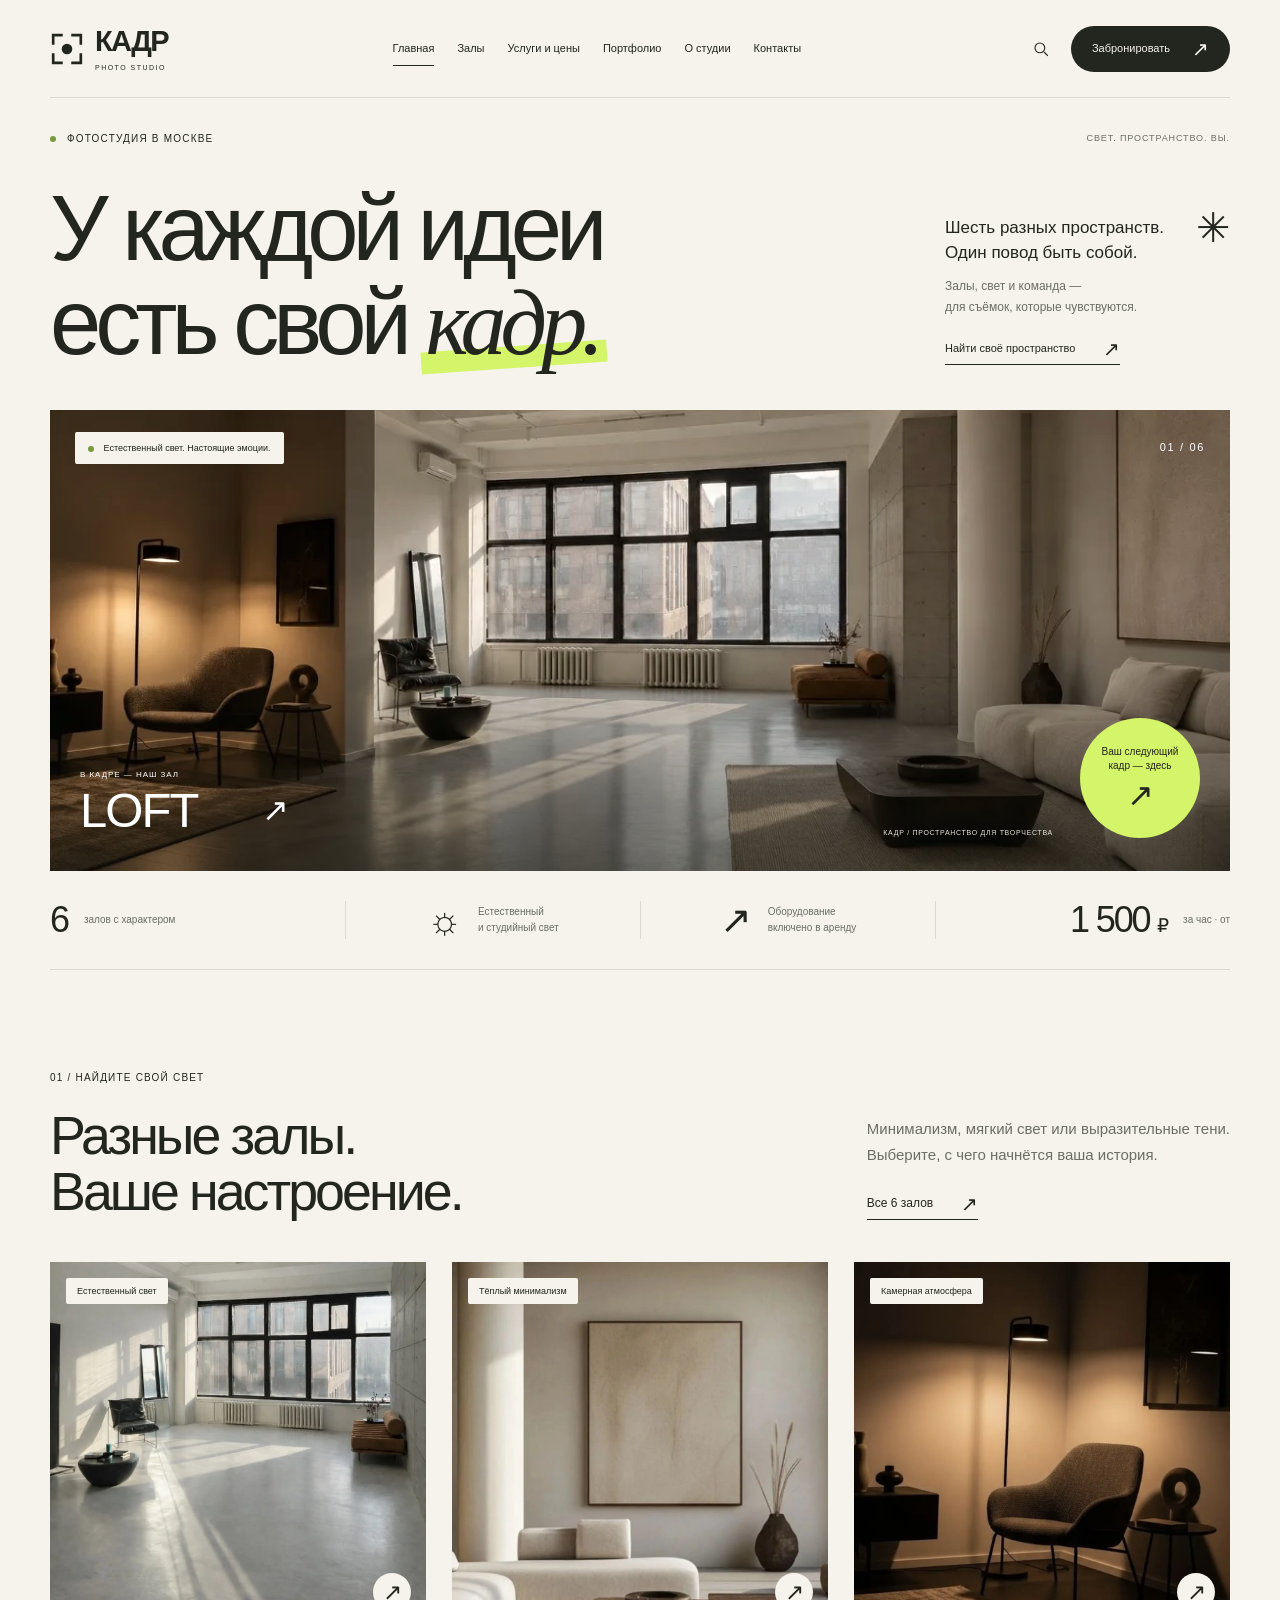
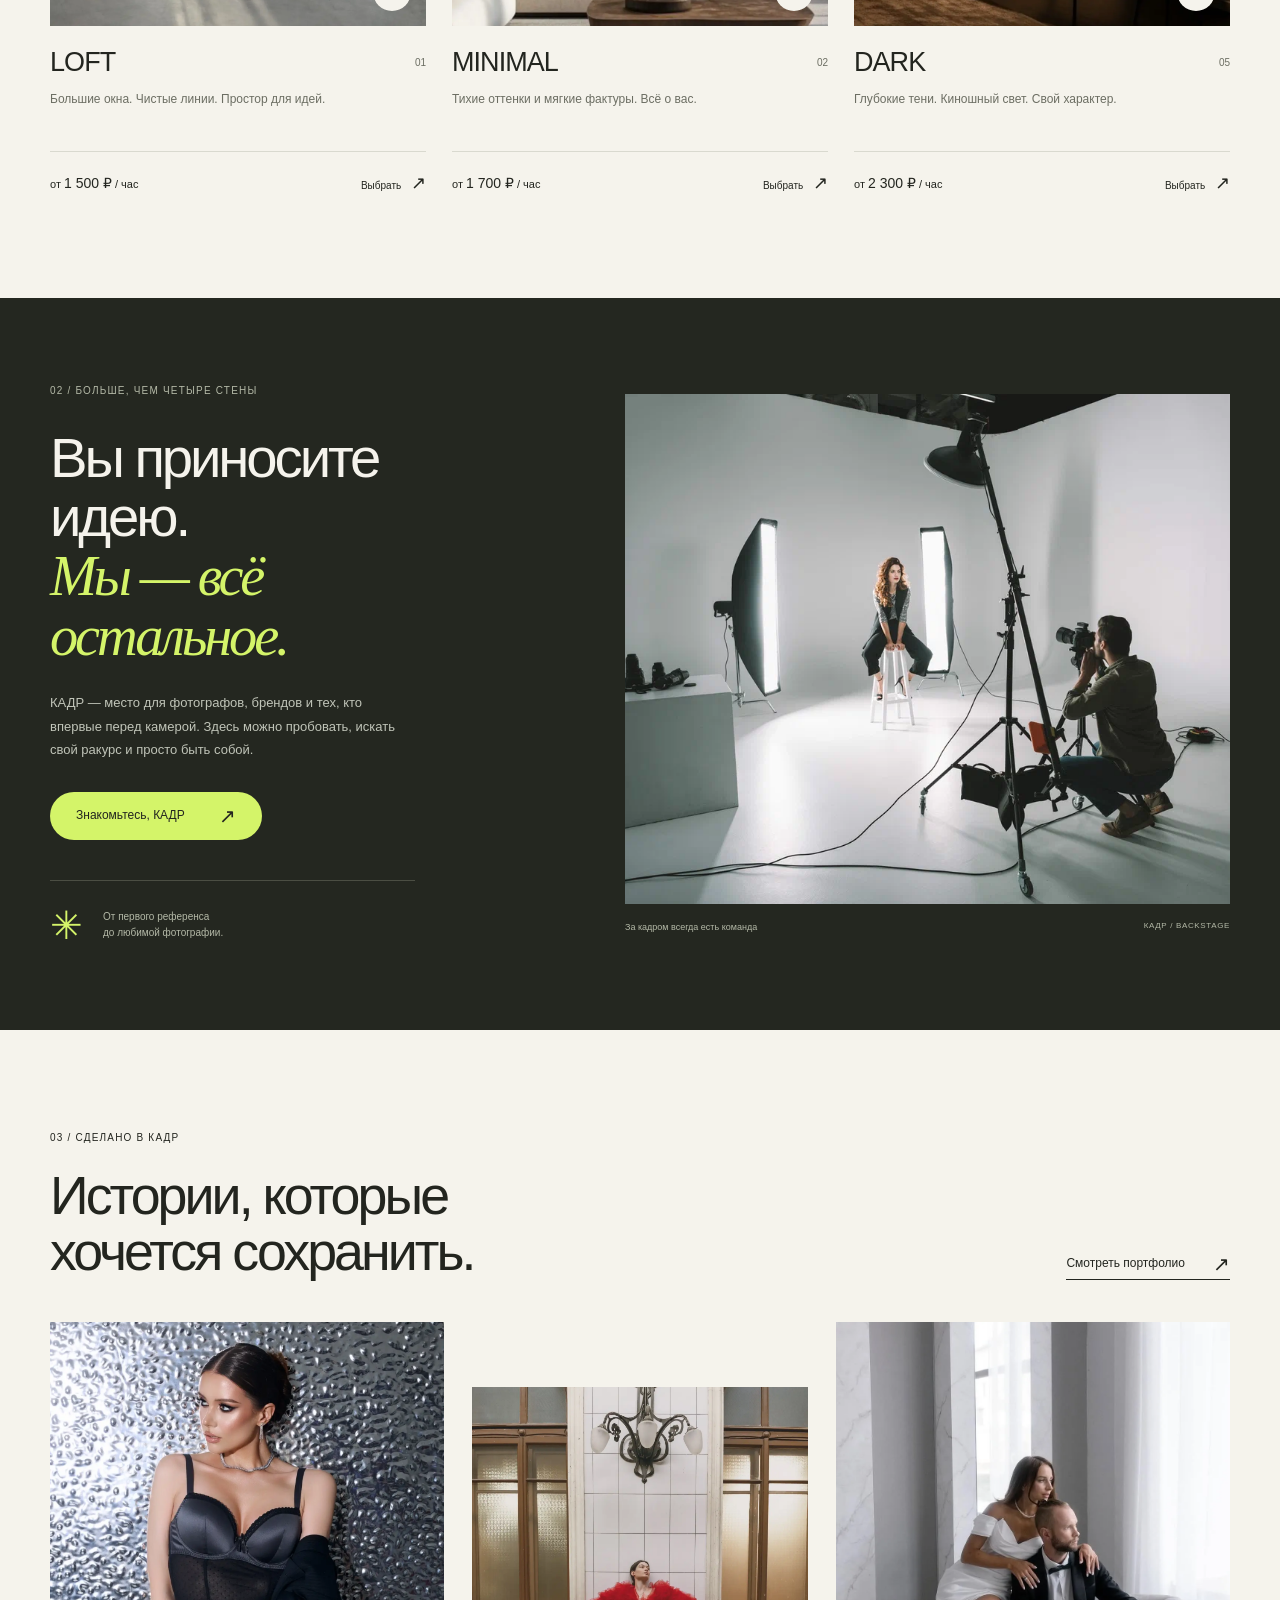
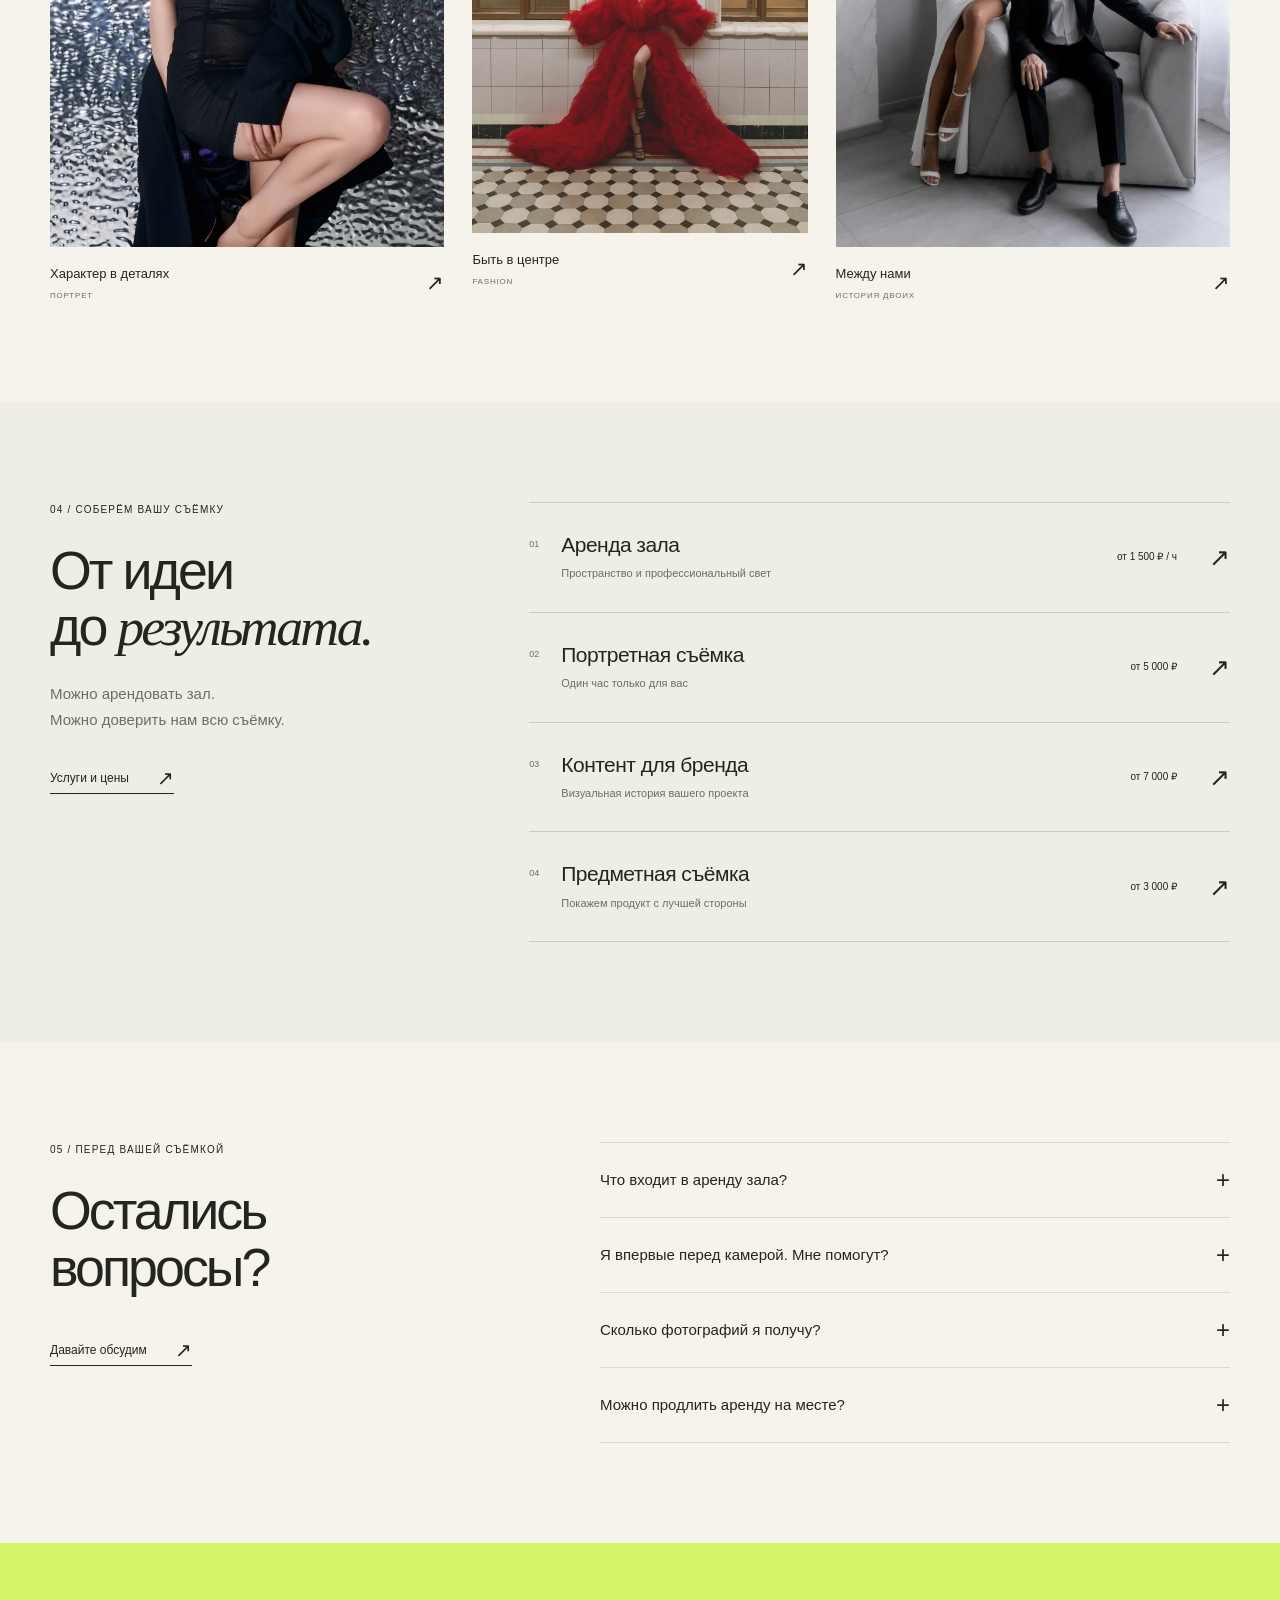
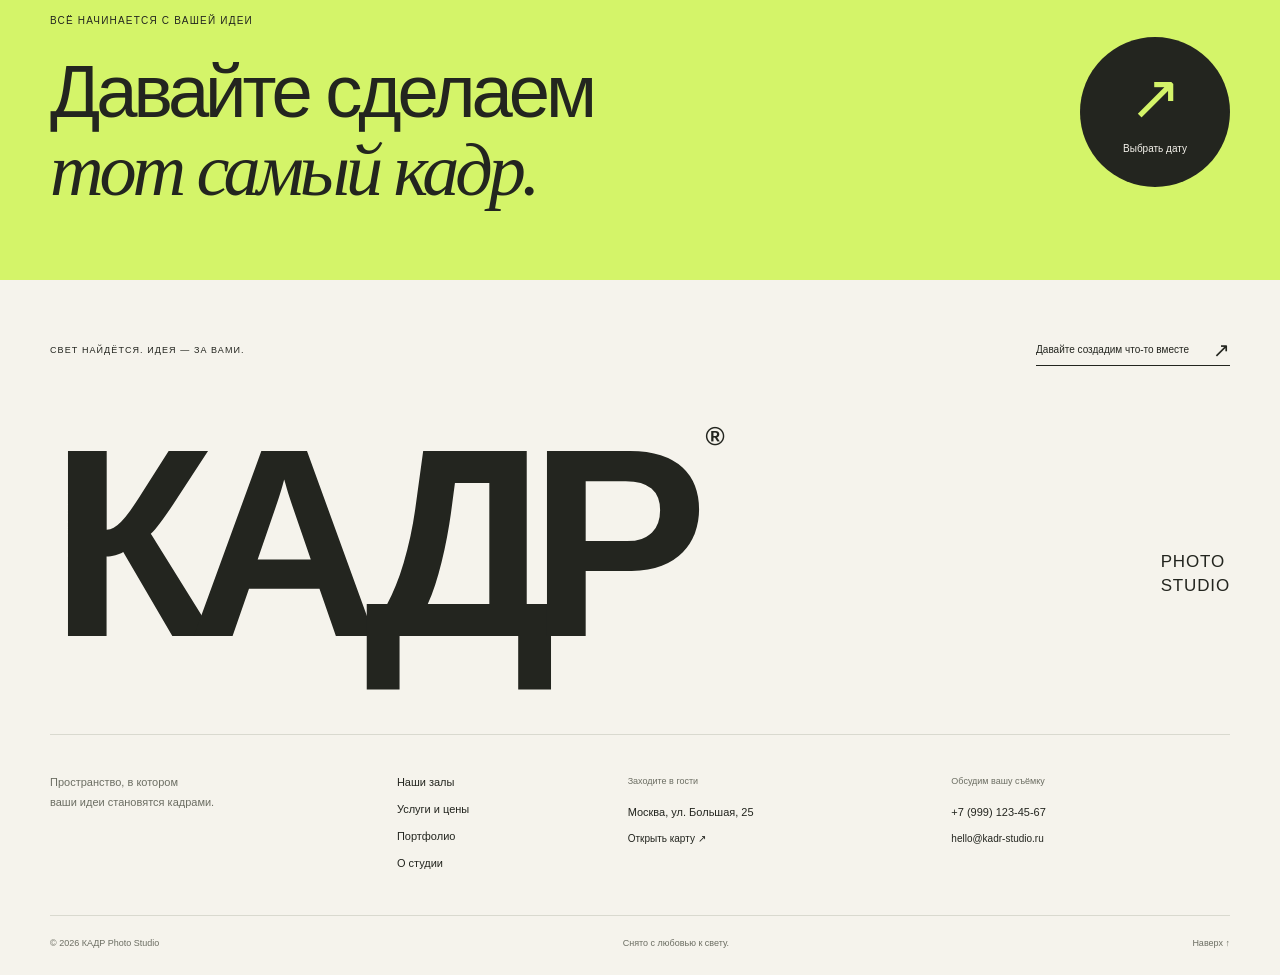
<file: index.html>
<!doctype html>
<html lang="ru">
<head>
  <meta charset="utf-8">
  <meta name="viewport" content="width=device-width, initial-scale=1">
  <meta name="theme-color" content="#f5f3ec">
  <meta name="description" content="Шесть пространств для ваших идей. Аренда залов от 1 500 ₽ в час, фотосессии, профессиональный свет и команда КАДР.">
  <title>КАДР — Фотостудия в Москве</title>
  <link rel="icon" href="favicon.svg" type="image/svg+xml">
  <link rel="stylesheet" href="style.css">
  <script src="script.js" defer></script>
</head>
<body data-page="index" id="top">
  <a class="skip-link" href="#main">К содержимому</a>
  <header class="site-header">
    <div class="container header-inner">
      <a class="brand" href="index.html" aria-label="КАДР — главная"><svg class="brand-mark" viewBox="0 0 32 32" fill="none" aria-hidden="true"><path d="M12 3H3v9M20 3h9v9M29 20v9h-9M12 29H3v-9" stroke="currentColor" stroke-width="2.5"/><circle cx="16" cy="16" r="5" fill="currentColor"/></svg><span class="brand-name">КАДР<span class="brand-caption">PHOTO STUDIO</span></span></a>
      <nav class="site-nav" id="site-nav" aria-label="Основная навигация"><a href="index.html" aria-current="page">Главная</a><a href="spaces.html">Залы</a><a href="services.html">Услуги и цены</a><a href="portfolio.html">Портфолио</a><a href="about.html">О студии</a><a href="contacts.html">Контакты</a></nav>
      <div class="header-actions">
        <button class="icon-button search-toggle" type="button" data-open-search aria-label="Поиск по сайту"><svg viewBox="0 0 24 24" fill="none" aria-hidden="true"><circle cx="10.5" cy="10.5" r="6.5" stroke="currentColor" stroke-width="1.5"/><path d="m16 16 5 5" stroke="currentColor" stroke-width="1.5"/></svg></button>
        <a class="button button-dark header-booking" href="contacts.html#form">Забронировать <span aria-hidden="true">↗</span></a>
        <button class="menu-toggle icon-button" type="button" aria-label="Открыть меню" aria-expanded="false" aria-controls="site-nav"><span></span><span></span></button>
      </div>
    </div>
  </header>
  <main id="main"><section class="hero container">
  <div class="hero-topline"><p class="eyebrow"><span class="status-dot"></span> Фотостудия в Москве</p><span class="hero-coordinate">СВЕТ. ПРОСТРАНСТВО. ВЫ.</span></div>
  <div class="hero-heading-row">
    <h1>У каждой идеи<br>есть свой <em>кадр.</em></h1>
    <div class="hero-intro"><span class="asterisk" aria-hidden="true">✳</span><p>Шесть разных пространств.<br>Один повод быть собой.</p><p class="muted">Залы, свет и команда —<br>для съёмок, которые чувствуются.</p><a class="text-link" href="spaces.html">Найти своё пространство <span aria-hidden="true">↗</span></a></div>
  </div>
  <div class="hero-visual">
    <img src="img/2.webp" width="1206" height="801" alt="Солнечный зал LOFT: большие окна, длинные тени и светлый интерьер" fetchpriority="high">
    <div class="hero-image-top"><span class="image-label"><span class="status-dot"></span> Естественный свет. Настоящие эмоции.</span><span class="image-number">01 / 06</span></div>
    <div class="hero-image-bottom"><div><span class="eyebrow">В кадре — наш зал</span><a href="spaces.html#loft">LOFT <span aria-hidden="true">↗</span></a></div><a class="hero-round-link" href="spaces.html" aria-label="Посмотреть все шесть залов"><span>Ваш следующий<br>кадр — здесь</span><span aria-hidden="true">↗</span></a></div>
    <span class="photo-credit">КАДР / ПРОСТРАНСТВО ДЛЯ ТВОРЧЕСТВА</span>
  </div>
  <div class="hero-facts"><div><strong>6</strong><span>залов с характером</span></div><div><span class="fact-symbol" aria-hidden="true">☼</span><span>Естественный<br>и студийный свет</span></div><div><span class="fact-symbol" aria-hidden="true">↗</span><span>Оборудование<br>включено в аренду</span></div><div><strong>1 500 <small>₽</small></strong><span>за час · от</span></div></div>
</section>

<section class="section container" id="spaces">
  <div class="heading-row"><div><p class="eyebrow">01 / Найдите свой свет</p><h2 class="section-heading">Разные залы.<br>Ваше настроение.</h2></div><div class="heading-aside"><p class="muted">Минимализм, мягкий свет или выразительные тени.<br>Выберите, с чего начнётся ваша история.</p><a class="text-link" href="spaces.html">Все 6 залов <span aria-hidden="true">↗</span></a></div></div>
  <div class="grid-3 rooms-grid">
    <article class="room-card"><a class="room-image" href="spaces.html#loft"><img src="img/7.webp" width="1199" height="1780" loading="lazy" alt="Зал LOFT с большими индустриальными окнами"><span class="tag">Естественный свет</span><span class="room-image-arrow" aria-hidden="true">↗</span></a><div class="room-meta"><h3 class="room-title">LOFT</h3><span>01</span></div><p class="room-desc">Большие окна. Чистые линии. Простор для идей.</p><div class="room-bottom"><span>от <strong>1 500 ₽</strong> / час</span><a href="contacts.html?hall=LOFT#form" aria-label="Выбрать зал LOFT">Выбрать <span aria-hidden="true">↗</span></a></div></article>
    <article class="room-card"><a class="room-image" href="spaces.html#minimal"><img src="img/8.webp" width="1080" height="1920" loading="lazy" alt="Зал MINIMAL в кремовых тонах со светлым диваном"><span class="tag">Тёплый минимализм</span><span class="room-image-arrow" aria-hidden="true">↗</span></a><div class="room-meta"><h3 class="room-title">MINIMAL</h3><span>02</span></div><p class="room-desc">Тихие оттенки и мягкие фактуры. Всё о вас.</p><div class="room-bottom"><span>от <strong>1 700 ₽</strong> / час</span><a href="contacts.html?hall=MINIMAL#form" aria-label="Выбрать зал MINIMAL">Выбрать <span aria-hidden="true">↗</span></a></div></article>
    <article class="room-card"><a class="room-image" href="spaces.html#dark"><img src="img/15.webp" width="1079" height="1802" loading="lazy" alt="Зал DARK: камерный интерьер с креслом и тёплым светом"><span class="tag">Камерная атмосфера</span><span class="room-image-arrow" aria-hidden="true">↗</span></a><div class="room-meta"><h3 class="room-title">DARK</h3><span>05</span></div><p class="room-desc">Глубокие тени. Киношный свет. Свой характер.</p><div class="room-bottom"><span>от <strong>2 300 ₽</strong> / час</span><a href="contacts.html?hall=DARK#form" aria-label="Выбрать зал DARK">Выбрать <span aria-hidden="true">↗</span></a></div></article>
  </div>
</section>

<section class="studio-story">
  <div class="container story-grid"><div class="story-copy"><p class="eyebrow">02 / Больше, чем четыре стены</p><h2 class="section-heading">Вы приносите<br>идею.<br><em>Мы — всё<br>остальное.</em></h2><p>КАДР — место для фотографов, брендов и тех, кто впервые перед камерой. Здесь можно пробовать, искать свой ракурс и просто быть собой.</p><a class="button button-lime" href="about.html">Знакомьтесь, КАДР <span aria-hidden="true">↗</span></a><div class="story-footnote"><span aria-hidden="true">✳</span><p>От первого референса<br>до любимой фотографии.</p></div></div><figure class="story-photo"><img src="img/14.webp" width="1024" height="684" loading="lazy" alt="Фотограф работает с моделью и студийным светом на циклораме"><figcaption><span>За кадром всегда есть команда</span><span>КАДР / BACKSTAGE</span></figcaption></figure></div>
</section>

<section class="section container">
  <div class="heading-row"><div><p class="eyebrow">03 / Сделано в КАДР</p><h2 class="section-heading">Истории, которые<br>хочется сохранить.</h2></div><a class="text-link" href="portfolio.html">Смотреть портфолио <span aria-hidden="true">↗</span></a></div>
  <div class="home-gallery">
    <button class="gallery-item" type="button" data-gallery data-category="portrait"><img src="img/23.webp" width="1280" height="1920" loading="lazy" alt="Студийный портрет на фактурном серебряном фоне"><span class="gallery-caption"><span>Характер в деталях<small>ПОРТРЕТ</small></span><span aria-hidden="true">↗</span></span></button>
    <button class="gallery-item" type="button" data-gallery data-category="fashion"><img src="img/25.webp" width="1280" height="1920" loading="lazy" alt="Fashion-съёмка в красном платье в историческом интерьере"><span class="gallery-caption"><span>Быть в центре<small>FASHION</small></span><span aria-hidden="true">↗</span></span></button>
    <button class="gallery-item" type="button" data-gallery data-category="love"><img src="img/24.webp" width="1080" height="1350" loading="lazy" alt="Нежный портрет пары у большого окна"><span class="gallery-caption"><span>Между нами<small>ИСТОРИЯ ДВОИХ</small></span><span aria-hidden="true">↗</span></span></button>
  </div>
</section>

<section class="services-home section">
  <div class="container service-split"><div><p class="eyebrow">04 / Соберём вашу съёмку</p><h2 class="section-heading">От идеи<br>до <em>результата.</em></h2><p class="muted">Можно арендовать зал.<br>Можно доверить нам всю съёмку.</p><a class="text-link" href="services.html">Услуги и цены <span aria-hidden="true">↗</span></a></div><div class="service-rows"><a href="spaces.html"><span class="service-index">01</span><div><h3>Аренда зала</h3><p>Пространство и профессиональный свет</p></div><span class="service-price">от 1 500 ₽ / ч</span><span aria-hidden="true">↗</span></a><a href="services.html#portrait"><span class="service-index">02</span><div><h3>Портретная съёмка</h3><p>Один час только для вас</p></div><span class="service-price">от 5 000 ₽</span><span aria-hidden="true">↗</span></a><a href="services.html#brand"><span class="service-index">03</span><div><h3>Контент для бренда</h3><p>Визуальная история вашего проекта</p></div><span class="service-price">от 7 000 ₽</span><span aria-hidden="true">↗</span></a><a href="services.html#product"><span class="service-index">04</span><div><h3>Предметная съёмка</h3><p>Покажем продукт с лучшей стороны</p></div><span class="service-price">от 3 000 ₽</span><span aria-hidden="true">↗</span></a></div></div>
</section>

<section class="section container faq-section"><div><p class="eyebrow">05 / Перед вашей съёмкой</p><h2 class="section-heading">Остались<br>вопросы?</h2><a class="text-link" href="contacts.html">Давайте обсудим <span aria-hidden="true">↗</span></a></div><div class="faq-list"><details class="faq-item"><summary>Что входит в аренду зала?<span aria-hidden="true">+</span></summary><p>Зал и студийное оборудование: свет, софтбоксы, фоны, стойки и синхронизаторы. Поможем разобраться с настройкой света перед съёмкой.</p></details><details class="faq-item"><summary>Я впервые перед камерой. Мне помогут?<span aria-hidden="true">+</span></summary><p>Да. Обсудим идею, подскажем с образом и позированием. При желании можно отдельно пригласить нашего визажиста и стилиста.</p></details><details class="faq-item"><summary>Сколько фотографий я получу?<span aria-hidden="true">+</span></summary><p>Это зависит от пакета: портретная съёмка — 15 обработанных фотографий, контент для бренда — 30, свадебная — от 100. Подробности есть на странице услуг.</p></details><details class="faq-item"><summary>Можно продлить аренду на месте?<span aria-hidden="true">+</span></summary><p>Да, если после вас зал свободен. Уточните у администратора возможность продления — стоимость рассчитывается по тарифу выбранного зала.</p></details></div></section>

<section class="cta-band"><div class="container cta-inner"><div><p class="eyebrow">Всё начинается с вашей идеи</p><h2>Давайте сделаем<br><em>тот самый кадр.</em></h2></div><a class="cta-circle" href="contacts.html#form" aria-label="Выбрать дату и зал"><span aria-hidden="true">↗</span><small>Выбрать дату</small></a></div></section>
</main>
  <footer class="site-footer">
    <div class="container">
      <div class="footer-top"><p class="eyebrow">Свет найдётся. Идея — за вами.</p><a class="text-link" href="contacts.html#form">Давайте создадим что-то вместе <span aria-hidden="true">↗</span></a></div>
      <div class="footer-wordmark" aria-hidden="true">КАДР<span>®</span><small>PHOTO<br>STUDIO</small></div>
      <div class="footer-grid">
        <p class="footer-description">Пространство, в котором<br>ваши идеи становятся кадрами.</p>
        <nav aria-label="Навигация в подвале"><a href="spaces.html">Наши залы</a><a href="services.html">Услуги и цены</a><a href="portfolio.html">Портфолио</a><a href="about.html">О студии</a></nav>
        <div><span class="footer-label">Заходите в гости</span><p>Москва, ул. Большая, 25</p><a href="https://yandex.ru/maps/?text=Москва%2C%20ул.%20Большая%2C%2025" target="_blank" rel="noopener noreferrer">Открыть карту <span aria-hidden="true">↗</span></a></div>
        <div><span class="footer-label">Обсудим вашу съёмку</span><a href="tel:+79991234567">+7 (999) 123-45-67</a><a href="mailto:hello@kadr-studio.ru">hello@kadr-studio.ru</a></div>
      </div>
      <div class="footer-bottom"><span>© 2026 КАДР Photo Studio</span><span>Снято с любовью к свету.</span><a href="#top">Наверх ↑</a></div>
    </div>
  </footer>
  <button class="back-top icon-button" type="button" aria-label="Вернуться наверх" hidden>↑</button>
  <dialog class="search-dialog" id="searchDialog" aria-labelledby="searchTitle">
    <div class="dialog-heading"><h2 id="searchTitle">Что ищем?</h2><button class="icon-button" type="button" data-close-dialog aria-label="Закрыть поиск">×</button></div>
    <label class="sr-only" for="searchInput">Поиск по сайту</label><input id="searchInput" type="search" placeholder="Зал, съёмка, услуга…" autocomplete="off">
    <div id="searchResults" class="search-results" aria-live="polite"><p class="muted">Например: «loft», «портрет» или «цены».</p></div>
  </dialog>
  <dialog class="gallery-dialog" id="galleryDialog" aria-label="Просмотр фотографии">
    <button class="icon-button gallery-close" type="button" data-close-dialog aria-label="Закрыть фотографию">×</button>
    <button class="icon-button gallery-prev" type="button" data-gallery-prev aria-label="Предыдущая фотография">←</button>
    <figure><img id="galleryImage" alt=""><figcaption><span id="galleryCaption"></span><span id="galleryCount"></span></figcaption></figure>
    <button class="icon-button gallery-next" type="button" data-gallery-next aria-label="Следующая фотография">→</button>
  </dialog>
</body>
</html>
</file>
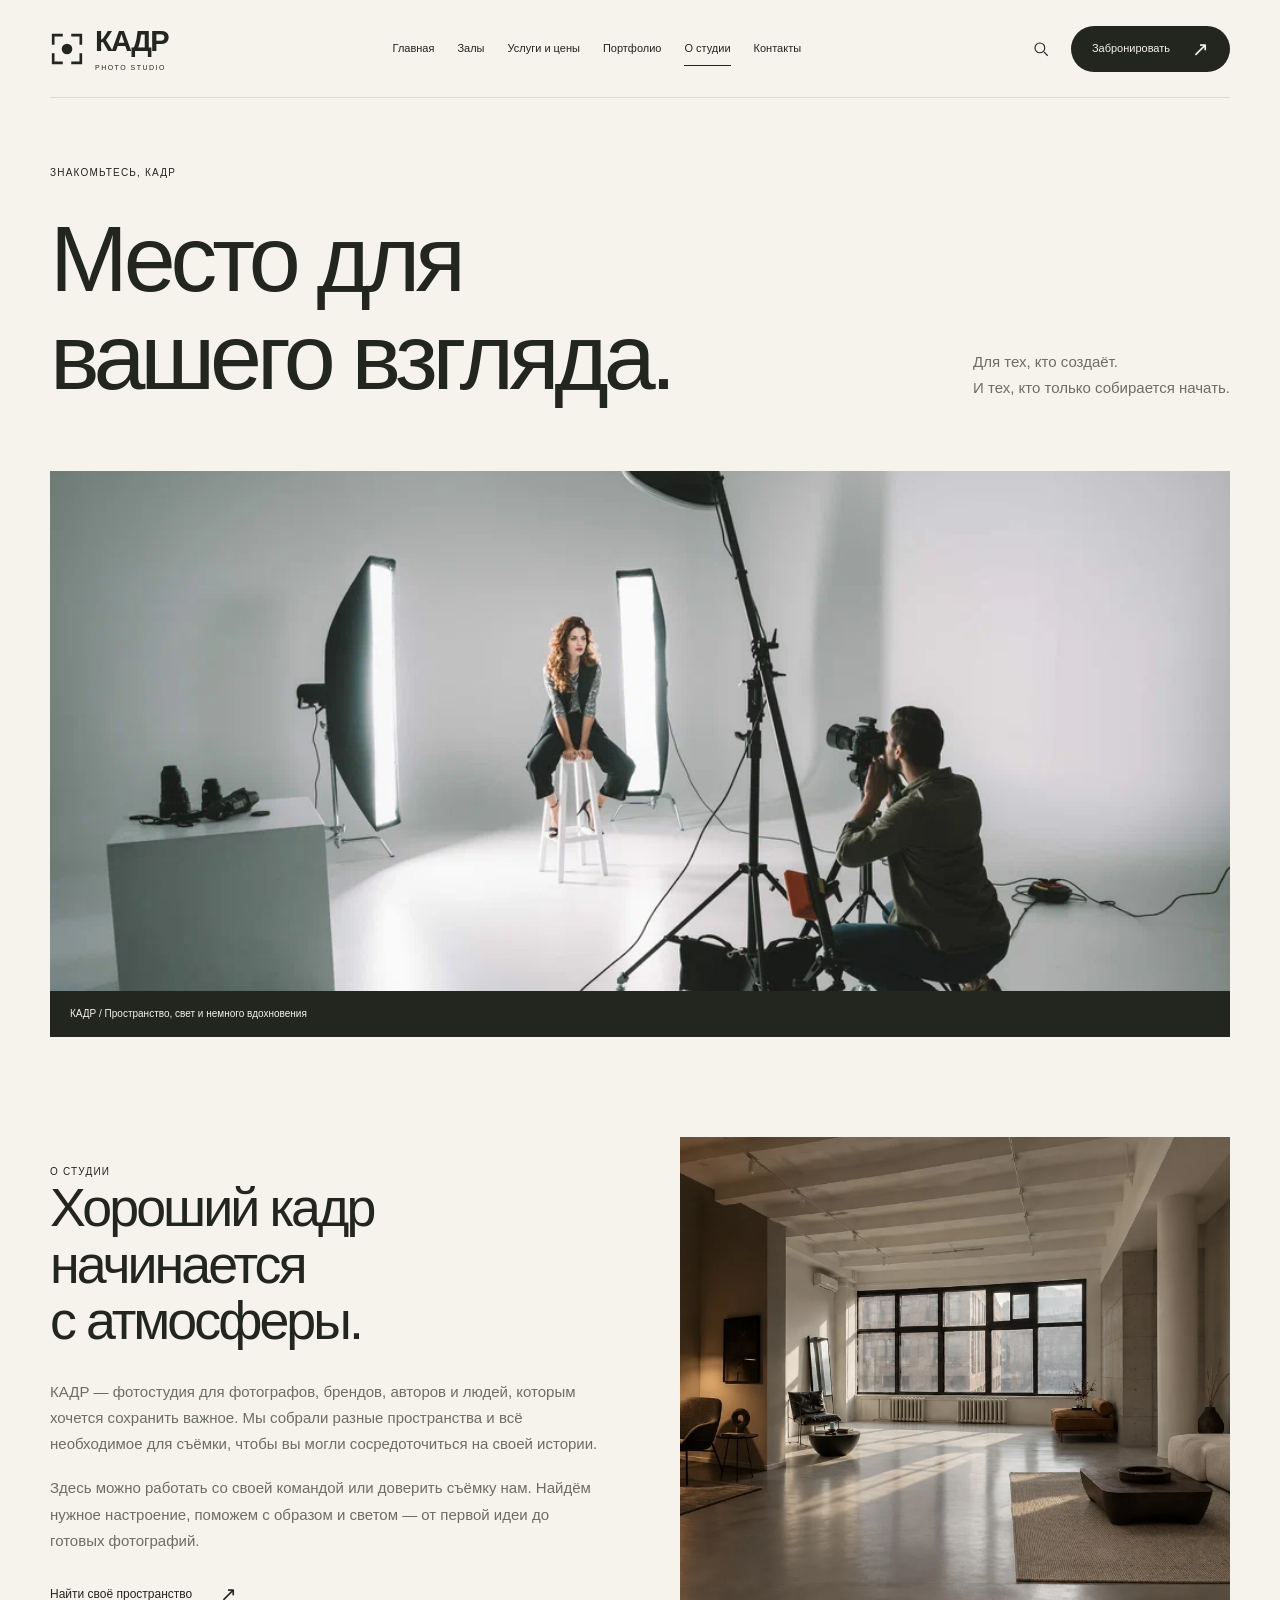
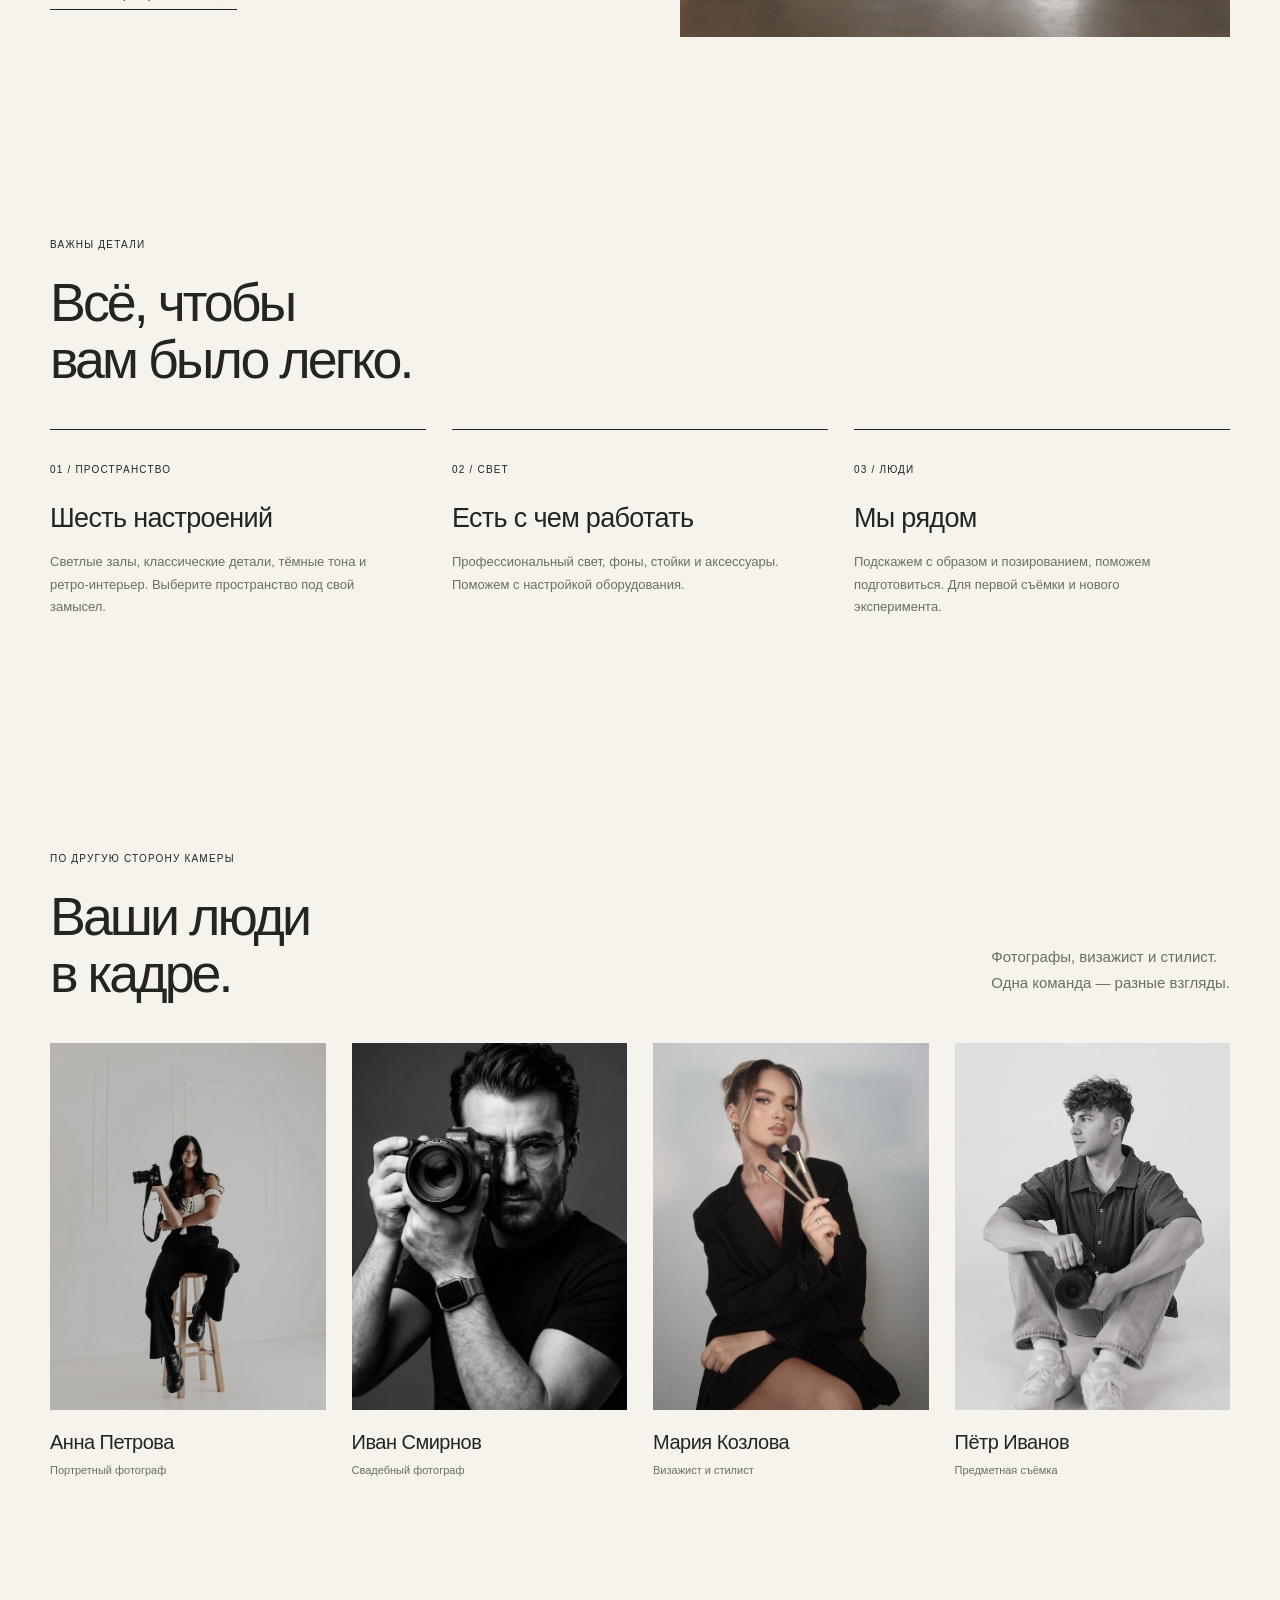
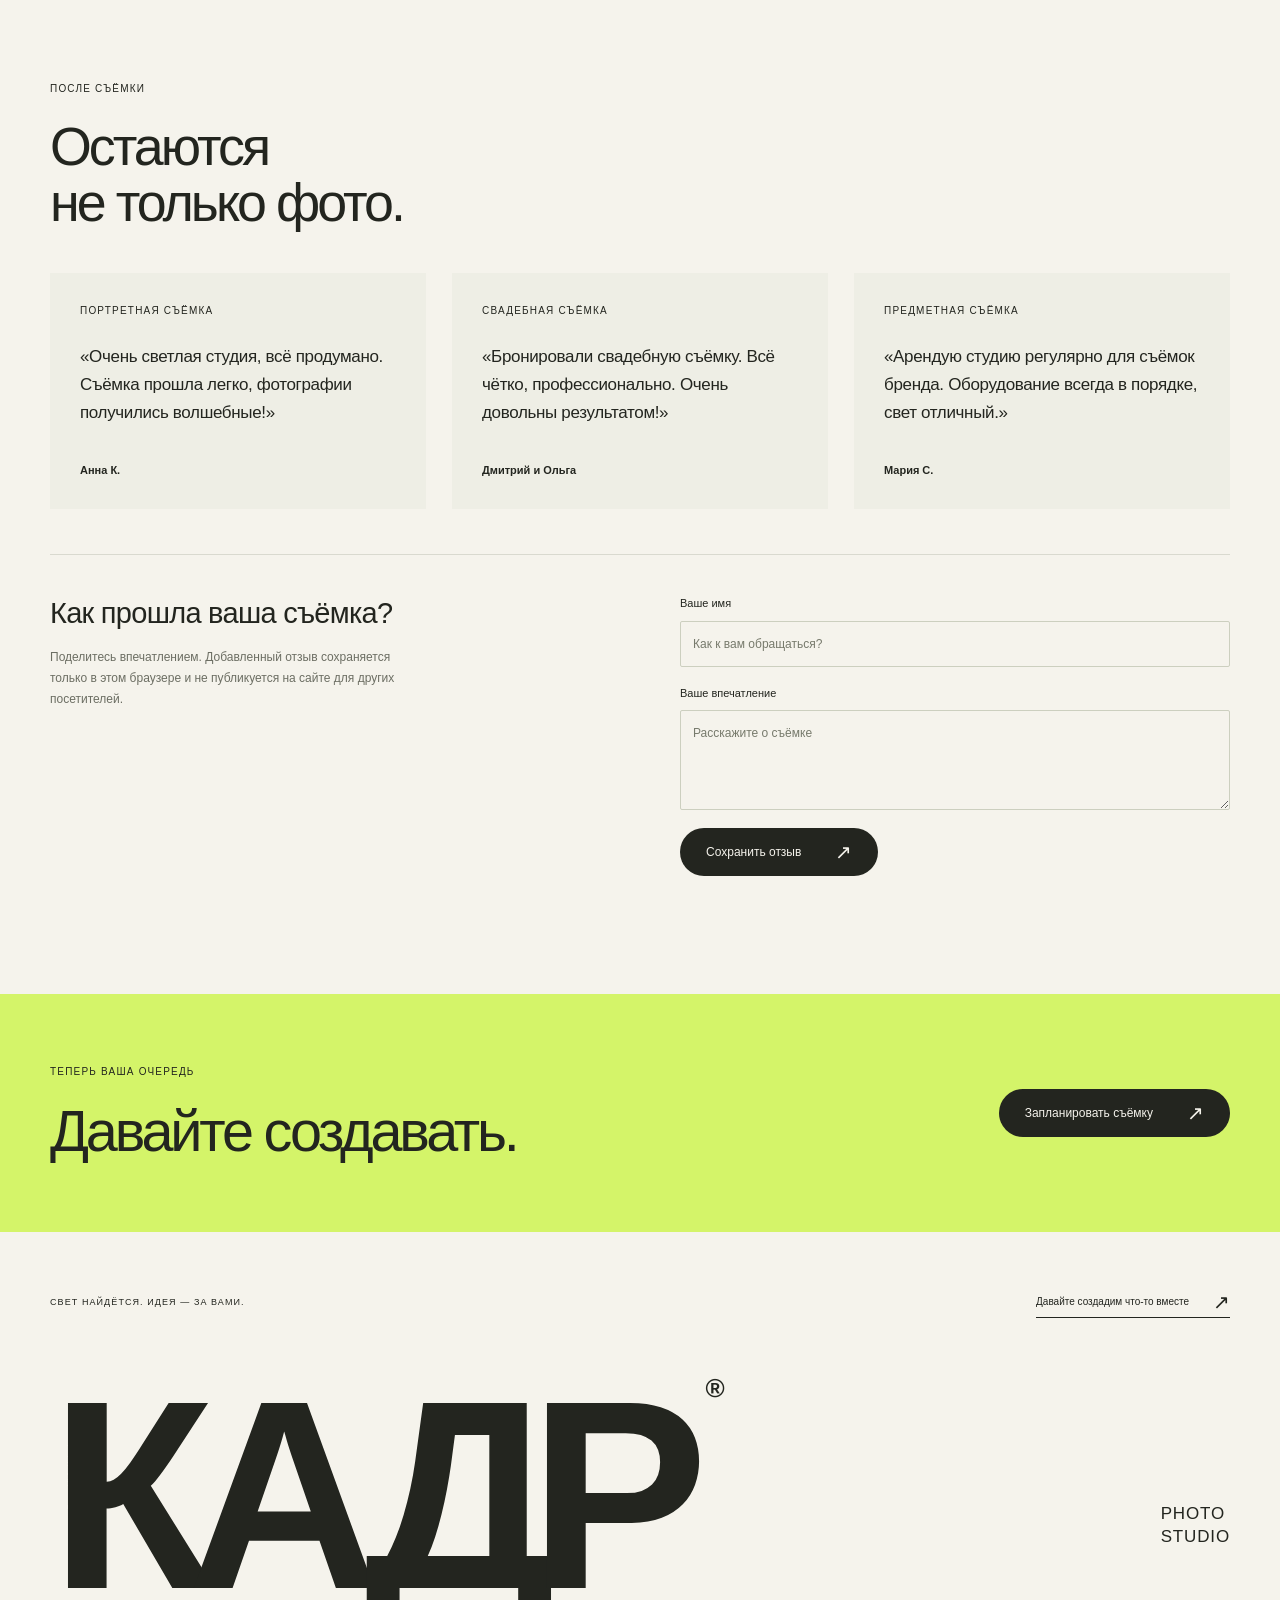
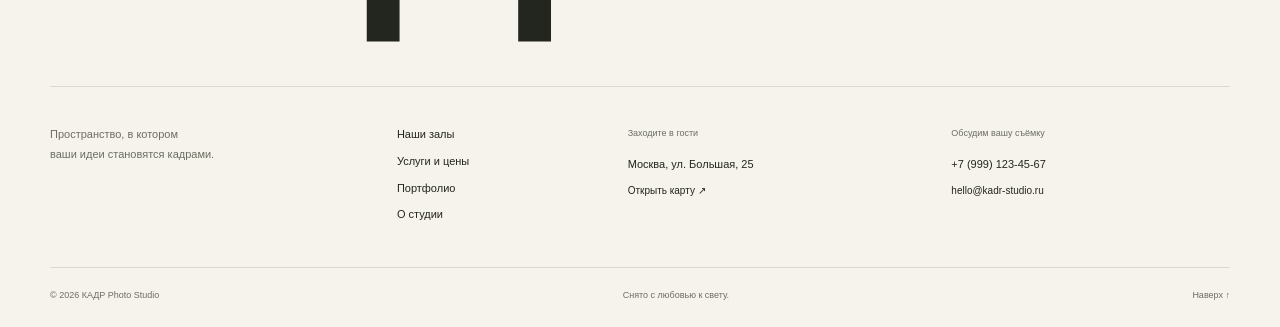
<file: about.html>
<!doctype html>
<html lang="ru">
<head>
  <meta charset="utf-8">
  <meta name="viewport" content="width=device-width, initial-scale=1">
  <meta name="theme-color" content="#f5f3ec">
  <meta name="description" content="Знакомьтесь с КАДР: пространства, команда и всё, что помогает создавать ваши фотографии.">
  <title>КАДР — О студии</title>
  <link rel="icon" href="favicon.svg" type="image/svg+xml">
  <link rel="stylesheet" href="style.css">
  <script src="script.js" defer></script>
</head>
<body data-page="about" id="top">
  <a class="skip-link" href="#main">К содержимому</a>
  <header class="site-header">
    <div class="container header-inner">
      <a class="brand" href="index.html" aria-label="КАДР — главная"><svg class="brand-mark" viewBox="0 0 32 32" fill="none" aria-hidden="true"><path d="M12 3H3v9M20 3h9v9M29 20v9h-9M12 29H3v-9" stroke="currentColor" stroke-width="2.5"/><circle cx="16" cy="16" r="5" fill="currentColor"/></svg><span class="brand-name">КАДР<span class="brand-caption">PHOTO STUDIO</span></span></a>
      <nav class="site-nav" id="site-nav" aria-label="Основная навигация"><a href="index.html">Главная</a><a href="spaces.html">Залы</a><a href="services.html">Услуги и цены</a><a href="portfolio.html">Портфолио</a><a href="about.html" aria-current="page">О студии</a><a href="contacts.html">Контакты</a></nav>
      <div class="header-actions">
        <button class="icon-button search-toggle" type="button" data-open-search aria-label="Поиск по сайту"><svg viewBox="0 0 24 24" fill="none" aria-hidden="true"><circle cx="10.5" cy="10.5" r="6.5" stroke="currentColor" stroke-width="1.5"/><path d="m16 16 5 5" stroke="currentColor" stroke-width="1.5"/></svg></button>
        <a class="button button-dark header-booking" href="contacts.html#form">Забронировать <span aria-hidden="true">↗</span></a>
        <button class="menu-toggle icon-button" type="button" aria-label="Открыть меню" aria-expanded="false" aria-controls="site-nav"><span></span><span></span></button>
      </div>
    </div>
  </header>
  <main id="main"><section class="page-intro container">
  <p class="eyebrow">Знакомьтесь, КАДР</p>
  <div class="heading-row"><h1 class="page-heading">Место для<br>вашего взгляда.</h1><p class="muted">Для тех, кто создаёт.<br>И тех, кто только собирается начать.</p></div>
</section>

<section class="container" aria-label="Пространство фотостудии"><figure class="editorial-image"><img src="img/14.webp" alt="Пространство фотостудии КАДР" width="1024" height="684" loading="lazy"><figcaption>КАДР / Пространство, свет и немного вдохновения</figcaption></figure></section>

<section class="section container">
  <div class="grid-2 story-grid"><div><p class="eyebrow">О студии</p><h2 class="section-heading">Хороший кадр<br>начинается<br>с атмосферы.</h2><p class="muted">КАДР — фотостудия для фотографов, брендов, авторов и людей, которым хочется сохранить важное. Мы собрали разные пространства и всё необходимое для съёмки, чтобы вы могли сосредоточиться на своей истории.</p><p class="muted">Здесь можно работать со своей командой или доверить съёмку нам. Найдём нужное настроение, поможем с образом и светом — от первой идеи до готовых фотографий.</p><a class="text-link" href="spaces.html">Найти своё пространство <span class="arrow">↗</span></a></div><figure class="story-image"><img src="img/2.webp" alt="Светлый интерьер фотостудии" width="1206" height="801" loading="lazy"></figure></div>
</section>

<section class="section container">
  <div class="heading-row"><div><p class="eyebrow">Важны детали</p><h2 class="section-heading">Всё, чтобы<br>вам было легко.</h2></div></div>
  <div class="grid-3 values-grid">
    <article class="value-card"><p class="eyebrow">01 / Пространство</p><h3>Шесть настроений</h3><p class="muted">Светлые залы, классические детали, тёмные тона и ретро-интерьер. Выберите пространство под свой замысел.</p></article>
    <article class="value-card"><p class="eyebrow">02 / Свет</p><h3>Есть с чем работать</h3><p class="muted">Профессиональный свет, фоны, стойки и аксессуары. Поможем с настройкой оборудования.</p></article>
    <article class="value-card"><p class="eyebrow">03 / Люди</p><h3>Мы рядом</h3><p class="muted">Подскажем с образом и позированием, поможем подготовиться. Для первой съёмки и нового эксперимента.</p></article>
  </div>
</section>

<section class="section container" id="team">
  <div class="heading-row"><div><p class="eyebrow">По другую сторону камеры</p><h2 class="section-heading">Ваши люди<br>в кадре.</h2></div><p class="muted">Фотографы, визажист и стилист.<br>Одна команда — разные взгляды.</p></div>
  <div class="grid-4 team-grid">
    <article class="team-card"><div class="team-image"><img src="img/3.webp" alt="Анна Петрова, портретный фотограф" width="736" height="903" loading="lazy"></div><h3>Анна Петрова</h3><p class="muted">Портретный фотограф</p></article>
    <article class="team-card"><div class="team-image"><img src="img/5.webp" alt="Иван Смирнов, свадебный фотограф" width="1200" height="1788" loading="lazy"></div><h3>Иван Смирнов</h3><p class="muted">Свадебный фотограф</p></article>
    <article class="team-card"><div class="team-image"><img src="img/4.webp" alt="Мария Козлова, визажист и стилист" width="1200" height="1560" loading="lazy"></div><h3>Мария Козлова</h3><p class="muted">Визажист и стилист</p></article>
    <article class="team-card"><div class="team-image"><img src="img/6.webp" alt="Пётр Иванов, фотограф предметной съёмки" width="1000" height="1500" loading="lazy"></div><h3>Пётр Иванов</h3><p class="muted">Предметная съёмка</p></article>
  </div>
</section>

<section class="section container" id="reviews">
  <div class="heading-row"><div><p class="eyebrow">После съёмки</p><h2 class="section-heading">Остаются<br>не только фото.</h2></div></div>
  <div class="grid-3 reviews-grid" id="reviewsGrid">
    <article class="review-card"><p class="eyebrow">Портретная съёмка</p><blockquote>«Очень светлая студия, всё продумано. Съёмка прошла легко, фотографии получились волшебные!»</blockquote><p class="review-author">Анна К.</p></article>
    <article class="review-card"><p class="eyebrow">Свадебная съёмка</p><blockquote>«Бронировали свадебную съёмку. Всё чётко, профессионально. Очень довольны результатом!»</blockquote><p class="review-author">Дмитрий и Ольга</p></article>
    <article class="review-card"><p class="eyebrow">Предметная съёмка</p><blockquote>«Арендую студию регулярно для съёмок бренда. Оборудование всегда в порядке, свет отличный.»</blockquote><p class="review-author">Мария С.</p></article>
  </div>
  <div class="review-form-wrap grid-2"><div><h3>Как прошла ваша съёмка?</h3><p class="muted">Поделитесь впечатлением. Добавленный отзыв сохраняется только в этом браузере и не публикуется на сайте для других посетителей.</p></div><form id="reviewForm" class="review-form"><div class="form-field"><label for="reviewName">Ваше имя</label><input id="reviewName" name="reviewName" type="text" placeholder="Как к вам обращаться?" autocomplete="name" maxlength="80" required></div><div class="form-field"><label for="reviewText">Ваше впечатление</label><textarea id="reviewText" name="reviewText" placeholder="Расскажите о съёмке" rows="4" maxlength="1500" required></textarea></div><button type="submit" class="button button-dark">Сохранить отзыв <span class="arrow">↗</span></button><p id="reviewStatus" role="status" aria-live="polite"></p></form></div>
</section>

<section class="cta-band"><div class="container heading-row"><div><p class="eyebrow">Теперь ваша очередь</p><h2 class="section-heading">Давайте создавать.</h2></div><a class="button button-dark" href="contacts.html#form">Запланировать съёмку <span class="arrow">↗</span></a></div></section>
</main>
  <footer class="site-footer">
    <div class="container">
      <div class="footer-top"><p class="eyebrow">Свет найдётся. Идея — за вами.</p><a class="text-link" href="contacts.html#form">Давайте создадим что-то вместе <span aria-hidden="true">↗</span></a></div>
      <div class="footer-wordmark" aria-hidden="true">КАДР<span>®</span><small>PHOTO<br>STUDIO</small></div>
      <div class="footer-grid">
        <p class="footer-description">Пространство, в котором<br>ваши идеи становятся кадрами.</p>
        <nav aria-label="Навигация в подвале"><a href="spaces.html">Наши залы</a><a href="services.html">Услуги и цены</a><a href="portfolio.html">Портфолио</a><a href="about.html">О студии</a></nav>
        <div><span class="footer-label">Заходите в гости</span><p>Москва, ул. Большая, 25</p><a href="https://yandex.ru/maps/?text=Москва%2C%20ул.%20Большая%2C%2025" target="_blank" rel="noopener noreferrer">Открыть карту <span aria-hidden="true">↗</span></a></div>
        <div><span class="footer-label">Обсудим вашу съёмку</span><a href="tel:+79991234567">+7 (999) 123-45-67</a><a href="mailto:hello@kadr-studio.ru">hello@kadr-studio.ru</a></div>
      </div>
      <div class="footer-bottom"><span>© 2026 КАДР Photo Studio</span><span>Снято с любовью к свету.</span><a href="#top">Наверх ↑</a></div>
    </div>
  </footer>
  <button class="back-top icon-button" type="button" aria-label="Вернуться наверх" hidden>↑</button>
  <dialog class="search-dialog" id="searchDialog" aria-labelledby="searchTitle">
    <div class="dialog-heading"><h2 id="searchTitle">Что ищем?</h2><button class="icon-button" type="button" data-close-dialog aria-label="Закрыть поиск">×</button></div>
    <label class="sr-only" for="searchInput">Поиск по сайту</label><input id="searchInput" type="search" placeholder="Зал, съёмка, услуга…" autocomplete="off">
    <div id="searchResults" class="search-results" aria-live="polite"><p class="muted">Например: «loft», «портрет» или «цены».</p></div>
  </dialog>
  <dialog class="gallery-dialog" id="galleryDialog" aria-label="Просмотр фотографии">
    <button class="icon-button gallery-close" type="button" data-close-dialog aria-label="Закрыть фотографию">×</button>
    <button class="icon-button gallery-prev" type="button" data-gallery-prev aria-label="Предыдущая фотография">←</button>
    <figure><img id="galleryImage" alt=""><figcaption><span id="galleryCaption"></span><span id="galleryCount"></span></figcaption></figure>
    <button class="icon-button gallery-next" type="button" data-gallery-next aria-label="Следующая фотография">→</button>
  </dialog>
</body>
</html>
</file>
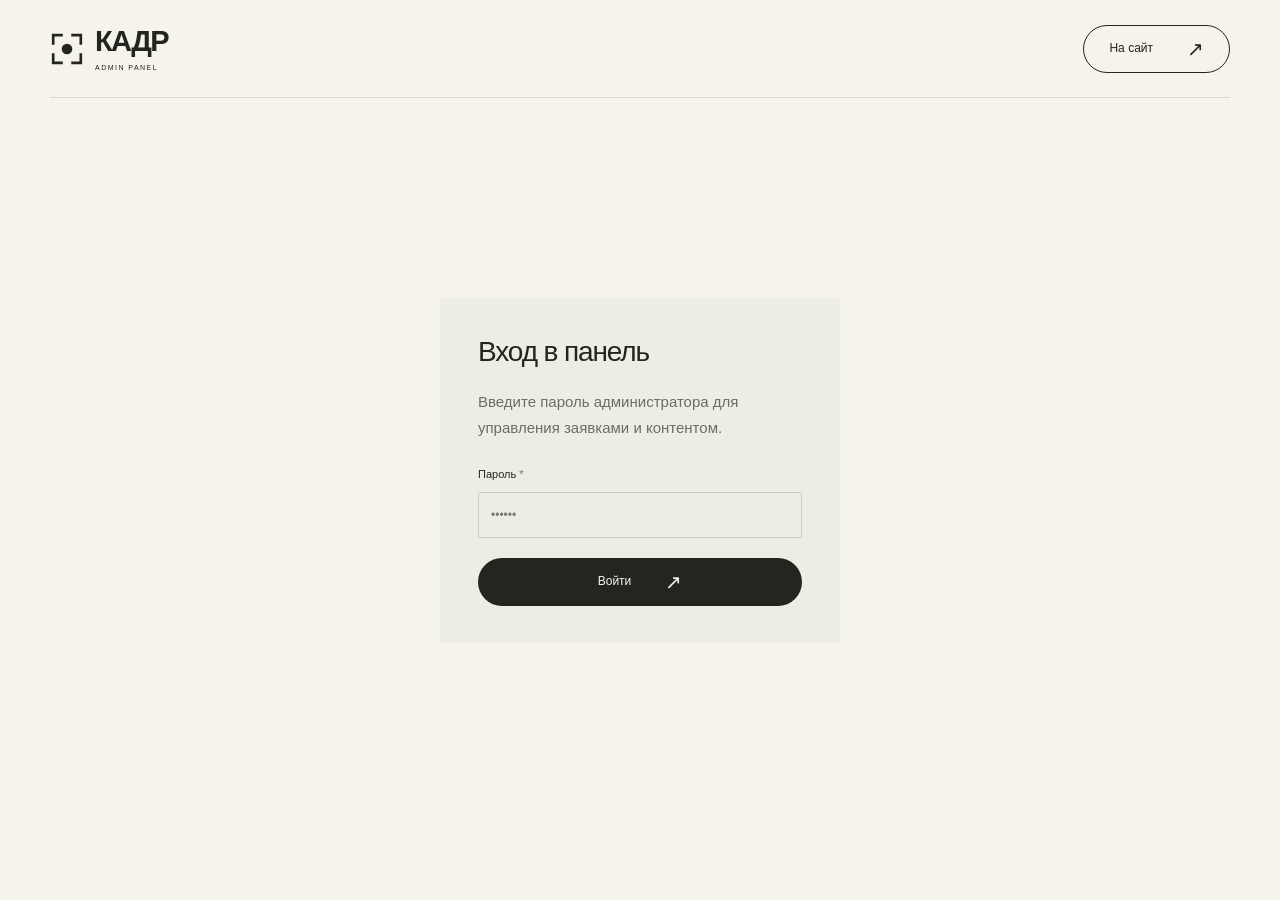
<file: admin.html>
<!doctype html>
<html lang="ru">
<head>
  <meta charset="utf-8">
  <meta name="viewport" content="width=device-width, initial-scale=1">
  <meta name="theme-color" content="#f5f3ec">
  <meta name="robots" content="noindex, nofollow">
  <title>КАДР — Панель администратора</title>
  <link rel="icon" href="favicon.svg" type="image/svg+xml">
  <link rel="stylesheet" href="style.css">
  <script src="script.js" defer></script>
</head>
<body data-page="admin" id="top" class="admin-body">
  <header class="site-header">
    <div class="container header-inner">
      <a class="brand" href="index.html" aria-label="КАДР — главная"><svg class="brand-mark" viewBox="0 0 32 32" fill="none" aria-hidden="true"><path d="M12 3H3v9M20 3h9v9M29 20v9h-9M12 29H3v-9" stroke="currentColor" stroke-width="2.5"/><circle cx="16" cy="16" r="5" fill="currentColor"/></svg><span class="brand-name">КАДР<span class="brand-caption">ADMIN PANEL</span></span></a>
      <div class="header-actions">
        <a class="button button-outline" href="index.html">На сайт <span aria-hidden="true">↗</span></a>
      </div>
    </div>
  </header>

  <main id="main" class="container section">
    <!-- ЭКРАН ВХОДА -->
    <div id="adminLogin" class="admin-login">
      <div class="booking-panel" style="max-width: 400px; margin: 100px auto;">
        <h2 style="margin-bottom: 20px; font-size: 28px;">Вход в панель</h2>
        <p class="muted" style="margin-bottom: 25px;">Введите пароль администратора для управления заявками и контентом.</p>
        <form id="loginForm" class="booking-form">
          <div class="field">
            <label for="adminPass">Пароль <span>*</span></label>
            <input id="adminPass" name="pass" type="password" placeholder="••••••" required>
          </div>
          <button type="submit" class="button button-dark" style="width: 100%;">Войти <span aria-hidden="true">↗</span></button>
          <p id="loginError" style="color: red; font-size: 12px; display: none;">Неверный пароль. Попробуйте «admin».</p>
        </form>
      </div>
    </div>

    <!-- ПАНЕЛЬ УПРАВЛЕНИЯ -->
    <div id="adminPanel" hidden>
      <div class="heading-row">
        <div><p class="eyebrow">Управление студией</p><h1 class="page-heading">Панель<br>администратора.</h1></div>
        <button class="text-link" id="logoutBtn" type="button">Выйти <span aria-hidden="true">↗</span></button>
      </div>

      <div class="grid-2" style="align-items: start; gap: 40px;">
        <!-- ЗАЯВКИ -->
        <div class="admin-section">
          <h2 class="section-heading" style="font-size: 32px; margin-bottom: 20px;">Заявки на съёмку</h2>
          <div id="adminOrdersList" class="admin-list">
            <!-- Сюда JS вставит заявки -->
          </div>
        </div>

        <!-- ОТЗЫВЫ И ЦЕНЫ -->
        <div style="display: grid; gap: 40px;">
          <div class="admin-section">
            <h2 class="section-heading" style="font-size: 32px; margin-bottom: 20px;">Отзывы</h2>
            <div id="adminReviewsList" class="admin-list">
              <!-- Сюда JS вставит отзывы -->
            </div>
          </div>

          <div class="admin-section">
            <h2 class="section-heading" style="font-size: 32px; margin-bottom: 20px;">Цены на залы</h2>
            <div id="adminPrices" class="booking-form" style="background: #fff; padding: 20px; border: 1px solid var(--line);">
              <!-- Сюда JS вставит инпуты для цен -->
            </div>
          </div>
        </div>
      </div>
    </div>
  </main>
</body>
</html>
</file>
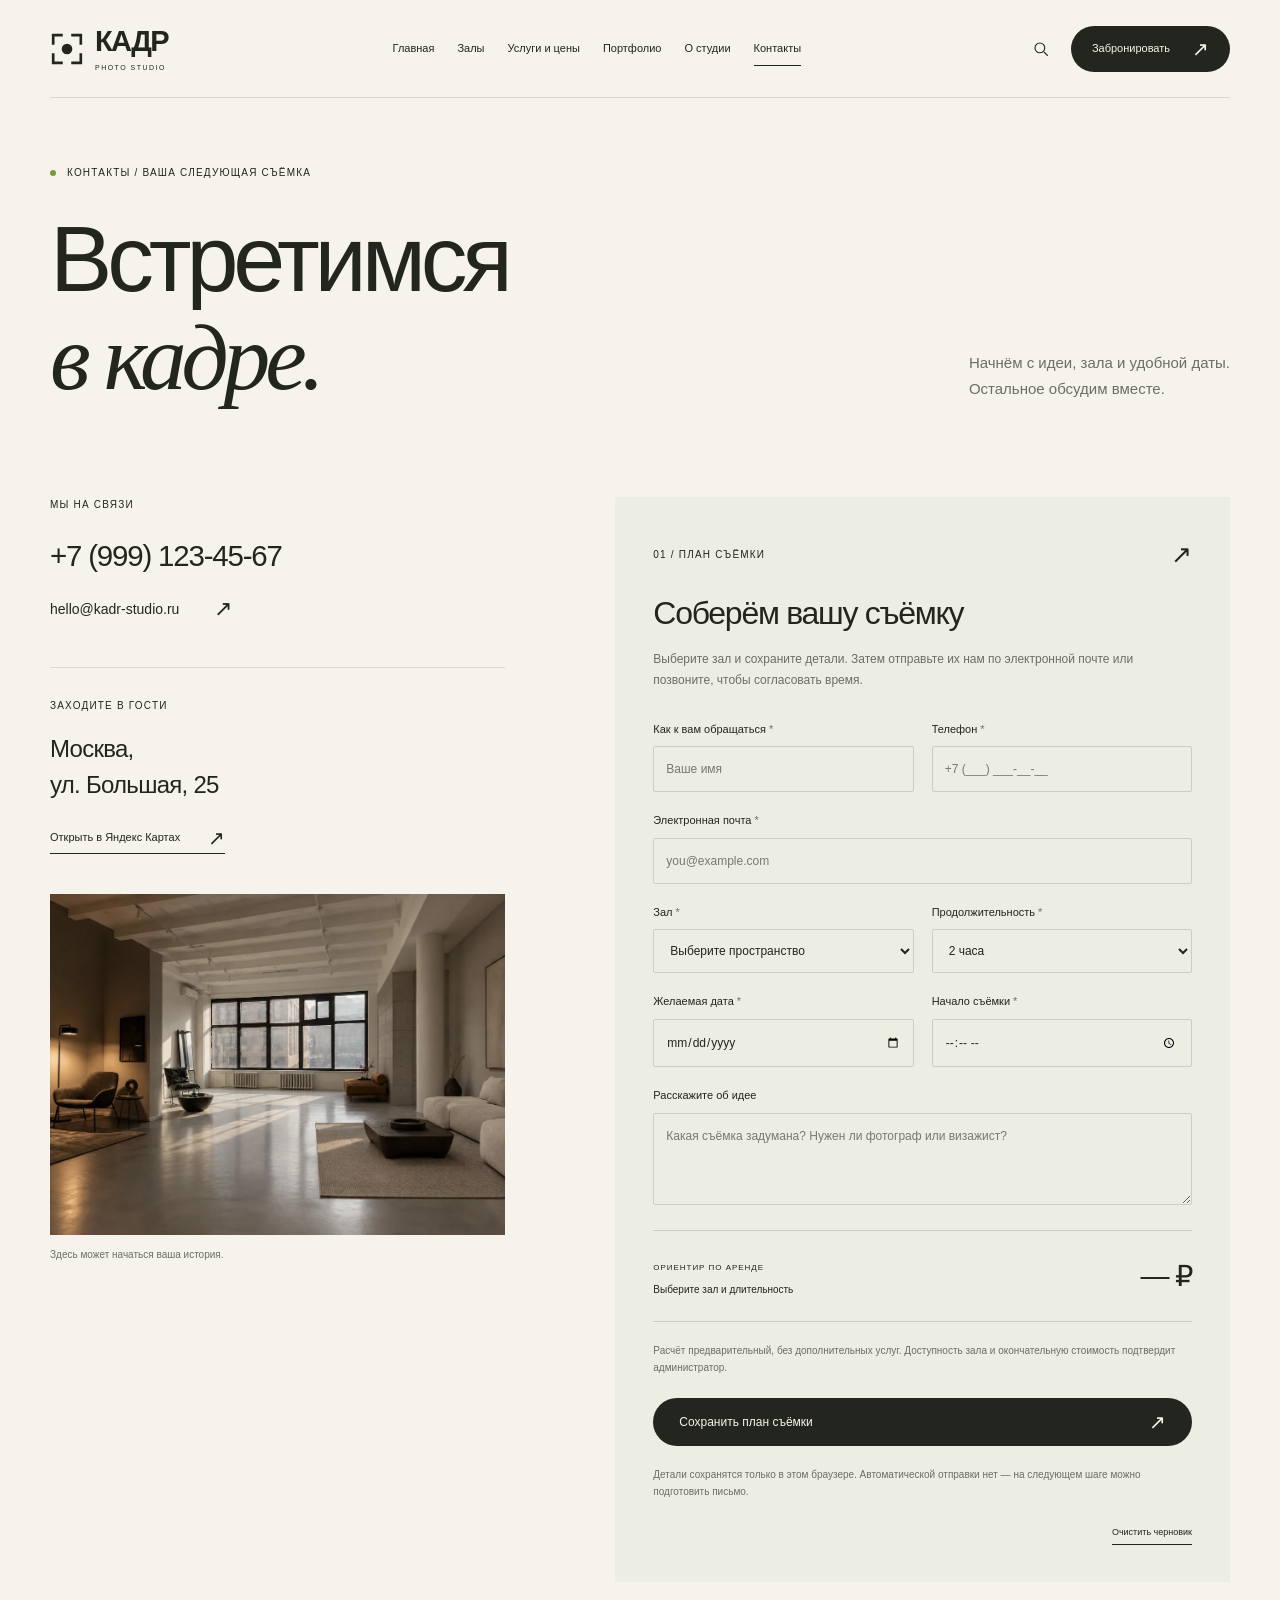
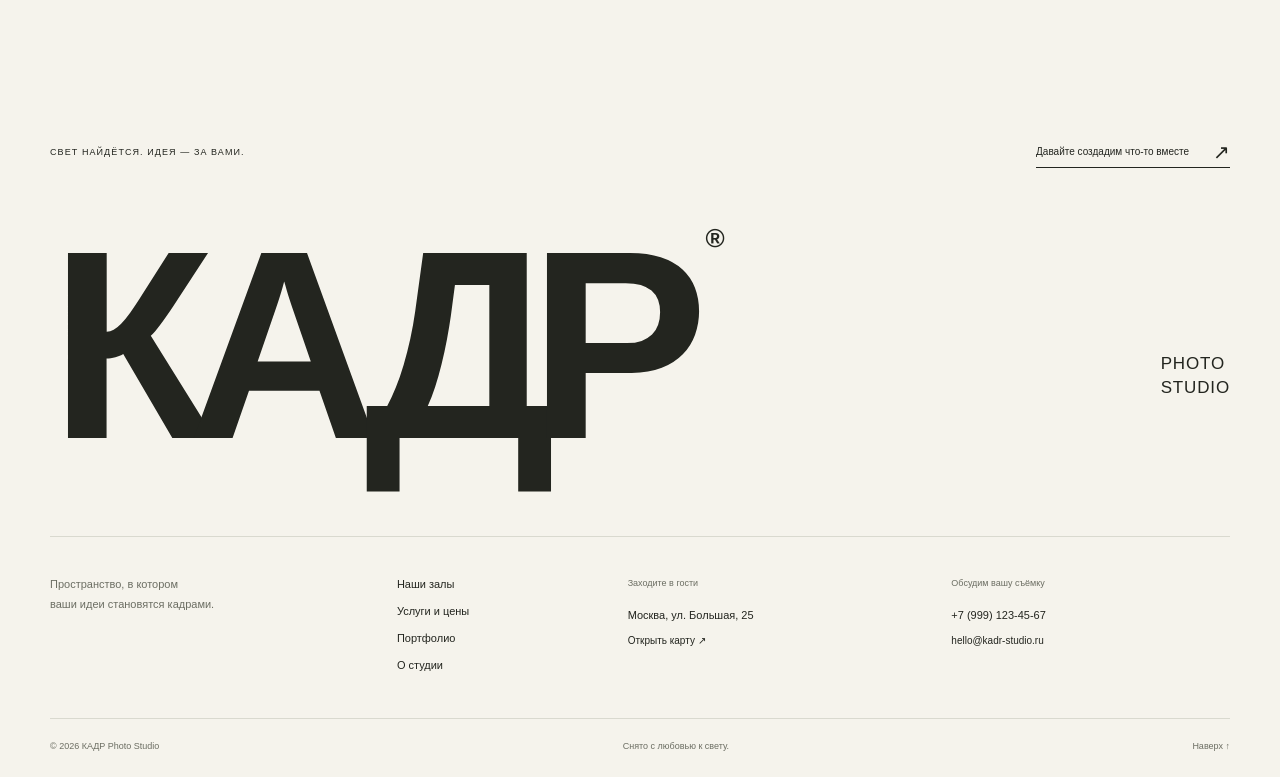
<file: contacts.html>
<!doctype html>
<html lang="ru">
<head>
  <meta charset="utf-8">
  <meta name="viewport" content="width=device-width, initial-scale=1">
  <meta name="theme-color" content="#f5f3ec">
  <meta name="description" content="Подберите зал и сохраните детали съёмки. Москва, ул. Большая, 25. +7 (999) 123-45-67.">
  <title>КАДР — Контакты и бронирование</title>
  <link rel="icon" href="favicon.svg" type="image/svg+xml">
  <link rel="stylesheet" href="style.css">
  <script src="script.js" defer></script>
</head>
<body data-page="contacts" id="top">
  <a class="skip-link" href="#main">К содержимому</a>
  <header class="site-header">
    <div class="container header-inner">
      <a class="brand" href="index.html" aria-label="КАДР — главная"><svg class="brand-mark" viewBox="0 0 32 32" fill="none" aria-hidden="true"><path d="M12 3H3v9M20 3h9v9M29 20v9h-9M12 29H3v-9" stroke="currentColor" stroke-width="2.5"/><circle cx="16" cy="16" r="5" fill="currentColor"/></svg><span class="brand-name">КАДР<span class="brand-caption">PHOTO STUDIO</span></span></a>
      <nav class="site-nav" id="site-nav" aria-label="Основная навигация"><a href="index.html">Главная</a><a href="spaces.html">Залы</a><a href="services.html">Услуги и цены</a><a href="portfolio.html">Портфолио</a><a href="about.html">О студии</a><a href="contacts.html" aria-current="page">Контакты</a></nav>
      <div class="header-actions">
        <button class="icon-button search-toggle" type="button" data-open-search aria-label="Поиск по сайту"><svg viewBox="0 0 24 24" fill="none" aria-hidden="true"><circle cx="10.5" cy="10.5" r="6.5" stroke="currentColor" stroke-width="1.5"/><path d="m16 16 5 5" stroke="currentColor" stroke-width="1.5"/></svg></button>
        <a class="button button-dark header-booking" href="contacts.html#form">Забронировать <span aria-hidden="true">↗</span></a>
        <button class="menu-toggle icon-button" type="button" aria-label="Открыть меню" aria-expanded="false" aria-controls="site-nav"><span></span><span></span></button>
      </div>
    </div>
  </header>
  <main id="main"><section class="container page-intro contact-intro"><p class="eyebrow"><span class="status-dot"></span> Контакты / Ваша следующая съёмка</p><div class="heading-row"><h1 class="page-heading">Встретимся<br><em>в кадре.</em></h1><p class="muted">Начнём с идеи, зала и удобной даты.<br>Остальное обсудим вместе.</p></div></section>
<section class="container contact-layout section" id="form">
  <aside class="contact-details"><p class="eyebrow">Мы на связи</p><a class="contact-phone" href="tel:+79991234567">+7 (999) 123-45-67</a><a class="contact-email" href="mailto:hello@kadr-studio.ru">hello@kadr-studio.ru <span aria-hidden="true">↗</span></a><div class="contact-address"><p class="eyebrow">Заходите в гости</p><p>Москва,<br>ул. Большая, 25</p><a class="text-link" href="https://yandex.ru/maps/?text=Москва%2C%20ул.%20Большая%2C%2025" target="_blank" rel="noopener noreferrer">Открыть в Яндекс Картах <span aria-hidden="true">↗</span></a></div><figure class="contact-photo"><img src="img/2.webp" width="1206" height="801" loading="lazy" alt="Солнечное пространство фотостудии КАДР"><figcaption>Здесь может начаться ваша история.</figcaption></figure></aside>
  <div class="booking-panel"><div class="booking-panel-heading"><span class="eyebrow">01 / План съёмки</span><span aria-hidden="true">↗</span></div><h2>Соберём вашу съёмку</h2><p class="muted booking-intro">Выберите зал и сохраните детали. Затем отправьте их нам по электронной почте или позвоните, чтобы согласовать время.</p>
    <form id="contactForm" class="booking-form">
  <div class="form-grid">
    <div class="field"><label for="name">Как к вам обращаться <span>*</span></label><input id="name" name="name" type="text" placeholder="Ваше имя" autocomplete="name" maxlength="80" required></div>
    <div class="field"><label for="phone">Телефон <span>*</span></label><input id="phone" name="phone" type="tel" placeholder="+7 (___) ___-__-__" autocomplete="tel" maxlength="25" required></div>
  </div>
  <div class="field"><label for="email">Электронная почта <span>*</span></label><input id="email" name="email" type="email" placeholder="you@example.com" autocomplete="email" maxlength="120" required></div>
  <div class="form-grid">
    <div class="field"><label for="hall">Зал <span>*</span></label><select id="hall" name="hall" required><option value="">Выберите пространство</option><option value="LOFT" data-price="1500">LOFT — от 1 500 ₽ / ч</option><option value="MINIMAL" data-price="1700">MINIMAL — от 1 700 ₽ / ч</option><option value="CLASSIC" data-price="1900">CLASSIC — от 1 900 ₽ / ч</option><option value="WHITE" data-price="2100">WHITE — от 2 100 ₽ / ч</option><option value="DARK" data-price="2300">DARK — от 2 300 ₽ / ч</option><option value="VINTAGE" data-price="2500">VINTAGE — от 2 500 ₽ / ч</option></select></div>
    <div class="field"><label for="duration">Продолжительность <span>*</span></label><select id="duration" name="duration" required><option value="1">1 час</option><option value="2" selected>2 часа</option><option value="3">3 часа</option><option value="4">4 часа</option><option value="6">6 часов</option><option value="8">8 часов</option></select></div>
  </div>
  <div class="form-grid">
    <div class="field"><label for="date">Желаемая дата <span>*</span></label><input id="date" name="date" type="date" required></div>
    <div class="field"><label for="time">Начало съёмки <span>*</span></label><input id="time" name="time" type="time" required></div>
  </div>
  <div class="field"><label for="comment">Расскажите об идее</label><textarea id="comment" name="comment" rows="3" maxlength="2000" placeholder="Какая съёмка задумана? Нужен ли фотограф или визажист?"></textarea></div>
  <div class="booking-estimate" aria-live="polite">
    <div><span class="eyebrow">Ориентир по аренде</span><p id="bookingSelection">Выберите зал и длительность</p></div>
    <strong id="bookingEstimate">— ₽</strong>
  </div>
  <p class="form-note">Расчёт предварительный, без дополнительных услуг. Доступность зала и окончательную стоимость подтвердит администратор.</p>
  <button class="button button-dark form-submit" type="submit">Сохранить план съёмки <span aria-hidden="true">↗</span></button>
  <p class="form-note">Детали сохранятся только в этом браузере. Автоматической отправки нет — на следующем шаге можно подготовить письмо.</p>
  <div class="draft-actions">
    <p id="draftNotice" class="form-note" role="status" aria-live="polite"></p>
    <button class="text-link" type="button" data-clear-draft>Очистить черновик</button>
  </div>
</form>

<!-- БЛОК ОПЛАТЫ (скрыт по умолчанию) -->
<div id="paymentBlock" class="booking-form" style="display: none; margin-top: 20px; padding: 20px; border: 1px solid #ccc; border-radius: 8px;">
  <h3 style="margin-bottom: 15px;">Оплата</h3>
  <div class="field">
    <label for="cardNumber">Номер карты</label>
    <input id="cardNumber" type="text" placeholder="0000 0000 0000 0000" maxlength="19">
  </div>
  <div class="form-grid">
    <div class="field">
      <label for="cardExpiry">Срок действия</label>
      <input id="cardExpiry" type="text" placeholder="ММ/ГГ" maxlength="5">
    </div>
    <div class="field">
      <label for="cardCvv">CVV</label>
      <input id="cardCvv" type="password" placeholder="***" maxlength="3">
    </div>
  </div>
  <button type="button" id="payButton" class="button button-dark" style="width: 100%; margin-top: 10px;">Оплатить <span aria-hidden="true">↗</span></button>
  <p id="paymentStatus" style="margin-top: 10px; font-size: 13px;"></p>
</div>
    <div id="formSuccess" class="form-success" role="status" hidden><span class="success-icon" aria-hidden="true">✓</span><h3>План съёмки сохранён</h3><p>Это локальный черновик — студия ещё не получила заявку. Откройте готовое письмо и отправьте его из своего почтового приложения. Бронирование подтвердит администратор.</p><a id="bookingMail" class="button button-dark" href="mailto:hello@kadr-studio.ru">Открыть письмо для студии <span aria-hidden="true">↗</span></a><a class="text-link" href="tel:+79991234567">Позвонить +7 (999) 123-45-67</a><button class="text-link" type="button" data-new-booking>Изменить план съёмки</button></div>
  </div>
</section>
</main>
  <footer class="site-footer">
    <div class="container">
      <div class="footer-top"><p class="eyebrow">Свет найдётся. Идея — за вами.</p><a class="text-link" href="contacts.html#form">Давайте создадим что-то вместе <span aria-hidden="true">↗</span></a></div>
      <div class="footer-wordmark" aria-hidden="true">КАДР<span>®</span><small>PHOTO<br>STUDIO</small></div>
      <div class="footer-grid">
        <p class="footer-description">Пространство, в котором<br>ваши идеи становятся кадрами.</p>
        <nav aria-label="Навигация в подвале"><a href="spaces.html">Наши залы</a><a href="services.html">Услуги и цены</a><a href="portfolio.html">Портфолио</a><a href="about.html">О студии</a></nav>
        <div><span class="footer-label">Заходите в гости</span><p>Москва, ул. Большая, 25</p><a href="https://yandex.ru/maps/?text=Москва%2C%20ул.%20Большая%2C%2025" target="_blank" rel="noopener noreferrer">Открыть карту <span aria-hidden="true">↗</span></a></div>
        <div><span class="footer-label">Обсудим вашу съёмку</span><a href="tel:+79991234567">+7 (999) 123-45-67</a><a href="mailto:hello@kadr-studio.ru">hello@kadr-studio.ru</a></div>
      </div>
      <div class="footer-bottom"><span>© 2026 КАДР Photo Studio</span><span>Снято с любовью к свету.</span><a href="#top">Наверх ↑</a></div>
    </div>
  </footer>
  <button class="back-top icon-button" type="button" aria-label="Вернуться наверх" hidden>↑</button>
  <dialog class="search-dialog" id="searchDialog" aria-labelledby="searchTitle">
    <div class="dialog-heading"><h2 id="searchTitle">Что ищем?</h2><button class="icon-button" type="button" data-close-dialog aria-label="Закрыть поиск">×</button></div>
    <label class="sr-only" for="searchInput">Поиск по сайту</label><input id="searchInput" type="search" placeholder="Зал, съёмка, услуга…" autocomplete="off">
    <div id="searchResults" class="search-results" aria-live="polite"><p class="muted">Например: «loft», «портрет» или «цены».</p></div>
  </dialog>
  <dialog class="gallery-dialog" id="galleryDialog" aria-label="Просмотр фотографии">
    <button class="icon-button gallery-close" type="button" data-close-dialog aria-label="Закрыть фотографию">×</button>
    <button class="icon-button gallery-prev" type="button" data-gallery-prev aria-label="Предыдущая фотография">←</button>
    <figure><img id="galleryImage" alt=""><figcaption><span id="galleryCaption"></span><span id="galleryCount"></span></figcaption></figure>
    <button class="icon-button gallery-next" type="button" data-gallery-next aria-label="Следующая фотография">→</button>
  </dialog>
</body>
</html>
</file>
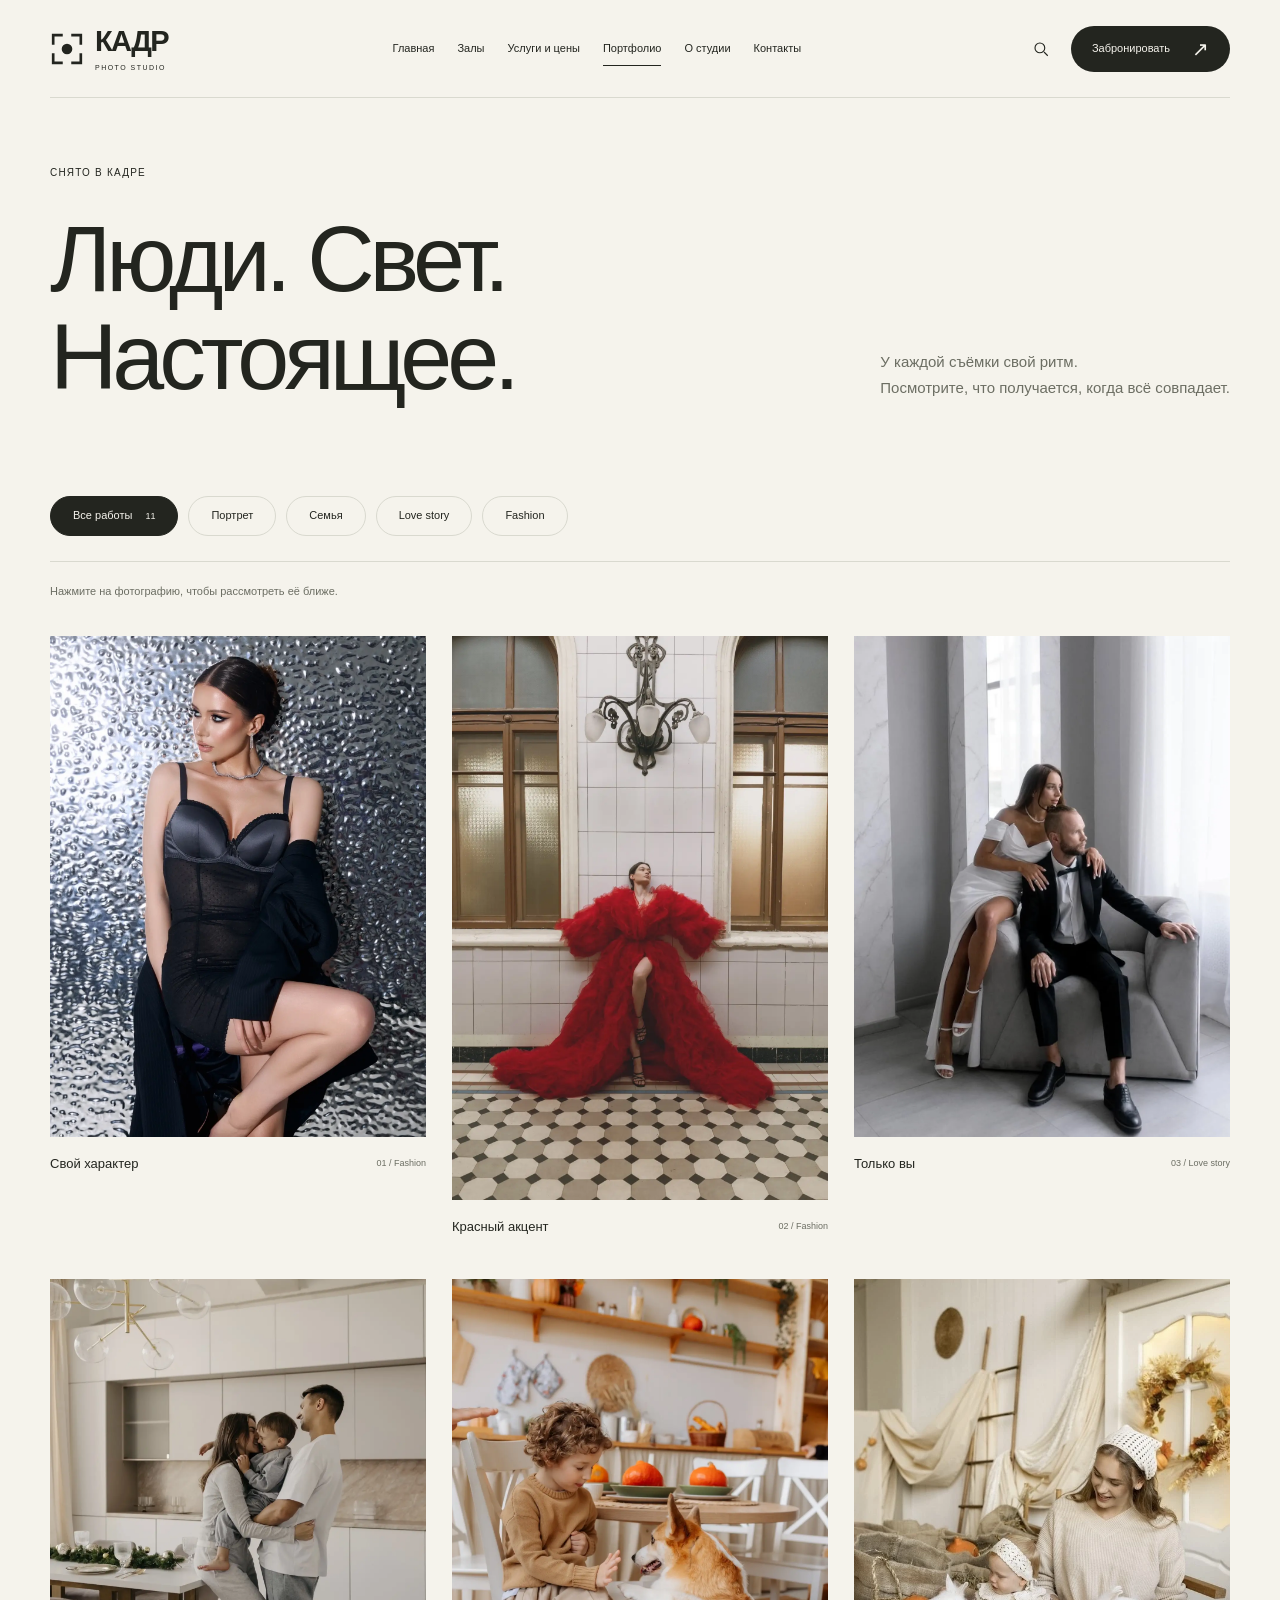
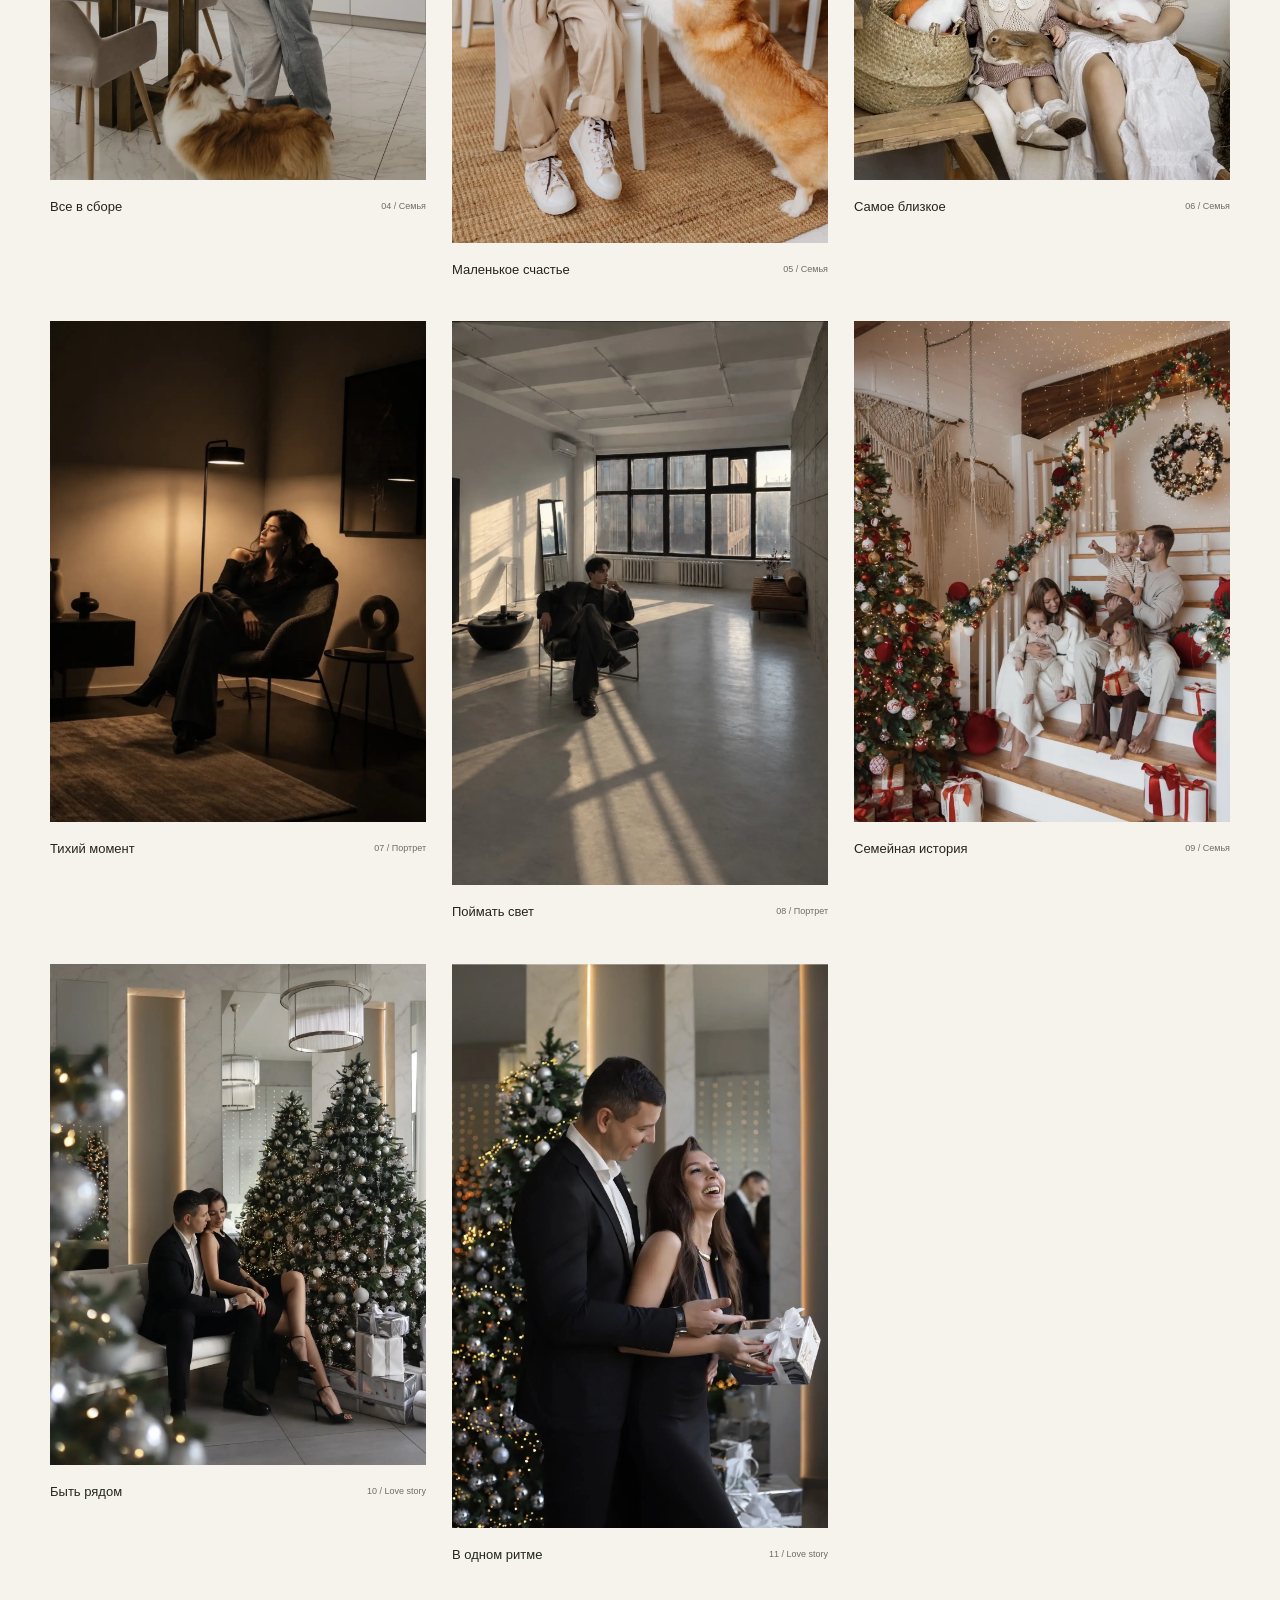
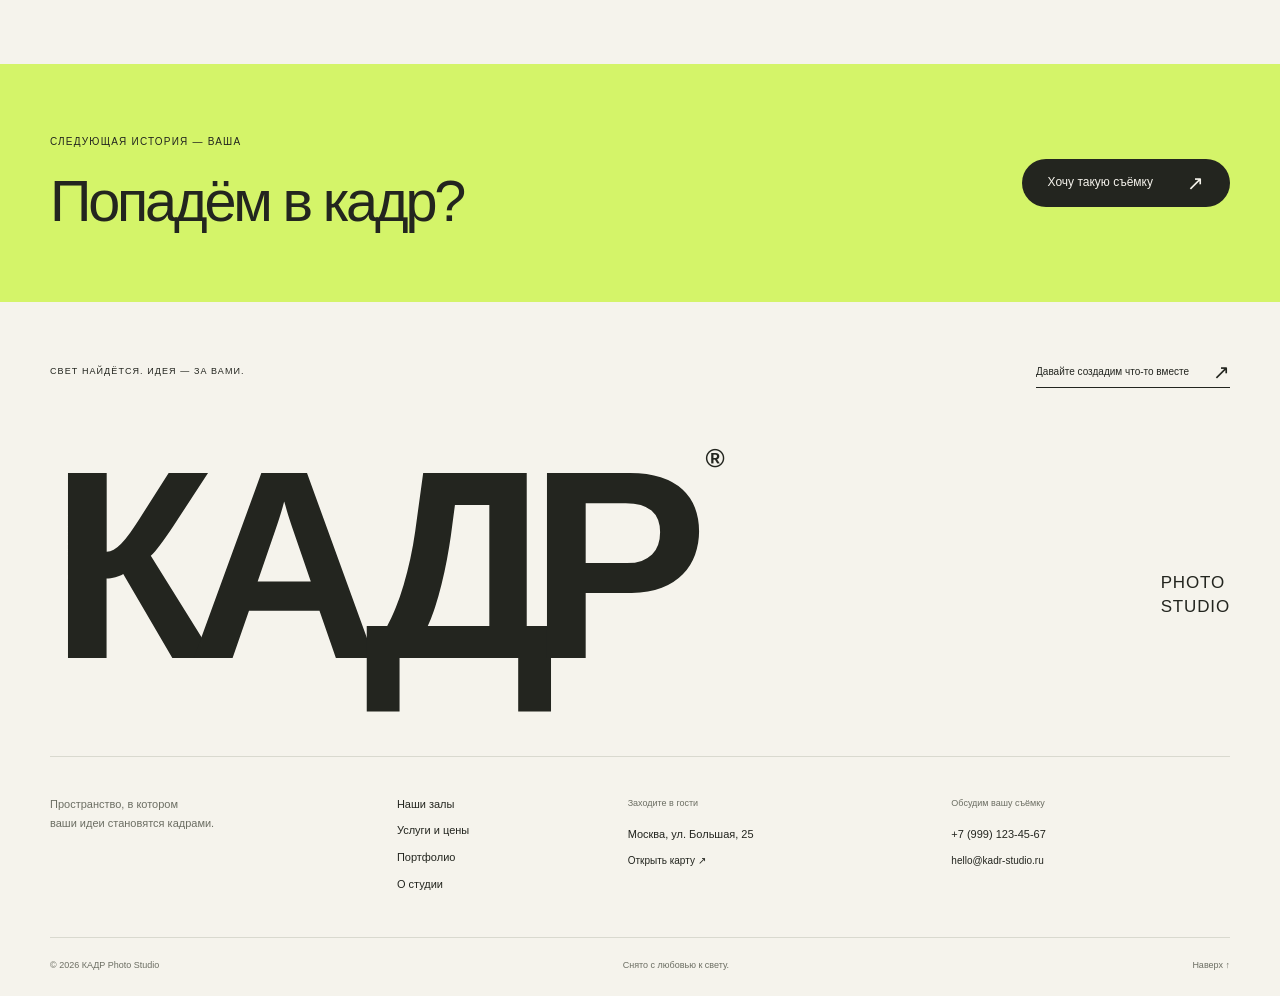
<file: portfolio.html>
<!doctype html>
<html lang="ru">
<head>
  <meta charset="utf-8">
  <meta name="viewport" content="width=device-width, initial-scale=1">
  <meta name="theme-color" content="#f5f3ec">
  <meta name="description" content="Портреты, семейные истории, съёмки для двоих и fashion. Посмотрите работы фотостудии КАДР.">
  <title>КАДР — Портфолио</title>
  <link rel="icon" href="favicon.svg" type="image/svg+xml">
  <link rel="stylesheet" href="style.css">
  <script src="script.js" defer></script>
</head>
<body data-page="portfolio" id="top">
  <a class="skip-link" href="#main">К содержимому</a>
  <header class="site-header">
    <div class="container header-inner">
      <a class="brand" href="index.html" aria-label="КАДР — главная"><svg class="brand-mark" viewBox="0 0 32 32" fill="none" aria-hidden="true"><path d="M12 3H3v9M20 3h9v9M29 20v9h-9M12 29H3v-9" stroke="currentColor" stroke-width="2.5"/><circle cx="16" cy="16" r="5" fill="currentColor"/></svg><span class="brand-name">КАДР<span class="brand-caption">PHOTO STUDIO</span></span></a>
      <nav class="site-nav" id="site-nav" aria-label="Основная навигация"><a href="index.html">Главная</a><a href="spaces.html">Залы</a><a href="services.html">Услуги и цены</a><a href="portfolio.html" aria-current="page">Портфолио</a><a href="about.html">О студии</a><a href="contacts.html">Контакты</a></nav>
      <div class="header-actions">
        <button class="icon-button search-toggle" type="button" data-open-search aria-label="Поиск по сайту"><svg viewBox="0 0 24 24" fill="none" aria-hidden="true"><circle cx="10.5" cy="10.5" r="6.5" stroke="currentColor" stroke-width="1.5"/><path d="m16 16 5 5" stroke="currentColor" stroke-width="1.5"/></svg></button>
        <a class="button button-dark header-booking" href="contacts.html#form">Забронировать <span aria-hidden="true">↗</span></a>
        <button class="menu-toggle icon-button" type="button" aria-label="Открыть меню" aria-expanded="false" aria-controls="site-nav"><span></span><span></span></button>
      </div>
    </div>
  </header>
  <main id="main"><section class="page-intro container">
  <p class="eyebrow">Снято в КАДРЕ</p>
  <div class="heading-row"><h1 class="page-heading">Люди. Свет.<br>Настоящее.</h1><p class="muted">У каждой съёмки свой ритм.<br>Посмотрите, что получается, когда всё совпадает.</p></div>
</section>

<section class="container section" aria-label="Портфолио студии">
  <div class="filter-bar" role="group" aria-label="Категории фотографий">
    <button type="button" data-filter="all" aria-pressed="true">Все работы <span>11</span></button>
    <button type="button" data-filter="portrait" aria-pressed="false">Портрет</button>
    <button type="button" data-filter="family" aria-pressed="false">Семья</button>
    <button type="button" data-filter="love" aria-pressed="false">Love story</button>
    <button type="button" data-filter="fashion" aria-pressed="false">Fashion</button>
  </div>
  <p class="muted gallery-hint">Нажмите на фотографию, чтобы рассмотреть её ближе.</p>
  <p id="galleryStatus" role="status" aria-live="polite"></p>
  <div class="gallery-grid">
    <button class="gallery-item" type="button" data-category="fashion" data-gallery="img/23.webp" aria-label="Открыть: fashion-портрет на серебристом фоне"><img src="img/23.webp" alt="Модель в чёрном платье на серебристом фоне" width="1280" height="1920" loading="lazy"><span class="gallery-caption">Свой характер <span>01 / Fashion</span></span></button>
    <button class="gallery-item" type="button" data-category="fashion" data-gallery="img/25.webp" aria-label="Открыть: модель в красном платье"><img src="img/25.webp" alt="Модель в выразительном красном платье в классическом интерьере" width="1280" height="1920" loading="lazy"><span class="gallery-caption">Красный акцент <span>02 / Fashion</span></span></button>
    <button class="gallery-item" type="button" data-category="love" data-gallery="img/24.webp" aria-label="Открыть: свадебный портрет пары"><img src="img/24.webp" alt="Свадебная пара в светлом зале у окна" width="1080" height="1350" loading="lazy"><span class="gallery-caption">Только вы <span>03 / Love story</span></span></button>
    <button class="gallery-item" type="button" data-category="family" data-gallery="img/21.webp" aria-label="Открыть: семейная съёмка с собакой"><img src="img/21.webp" alt="Родители с ребёнком и собакой в светлом интерьере" width="1354" height="1920" loading="lazy"><span class="gallery-caption">Все в сборе <span>04 / Семья</span></span></button>
    <button class="gallery-item" type="button" data-category="family" data-gallery="img/26.webp" aria-label="Открыть: детский портрет с собакой"><img src="img/26.webp" alt="Ребёнок обнимает собаку во время домашней по настроению съёмки" width="1280" height="1920" loading="lazy"><span class="gallery-caption">Маленькое счастье <span>05 / Семья</span></span></button>
    <button class="gallery-item" type="button" data-category="family" data-gallery="img/22.webp" aria-label="Открыть: мама с ребёнком"><img src="img/22.webp" alt="Мама и маленький ребёнок в тёплом светлом интерьере" width="626" height="852" loading="lazy"><span class="gallery-caption">Самое близкое <span>06 / Семья</span></span></button>
    <button class="gallery-item" type="button" data-category="portrait" data-gallery="img/11.webp" aria-label="Открыть: портрет в тёплом свете"><img src="img/11.webp" alt="Женский портрет в кресле при тёплом направленном свете" width="1142" height="1920" loading="lazy"><span class="gallery-caption">Тихий момент <span>07 / Портрет</span></span></button>
    <button class="gallery-item" type="button" data-category="portrait" data-gallery="img/12.webp" aria-label="Открыть: портрет в солнечном пространстве"><img src="img/12.webp" alt="Портрет в просторном зале с большими окнами и солнечными тенями" width="1206" height="1788" loading="lazy"><span class="gallery-caption">Поймать свет <span>08 / Портрет</span></span></button>
    <button class="gallery-item" type="button" data-category="family" data-gallery="img/18.webp" aria-label="Открыть: семейная история в праздничном интерьере"><img src="img/18.webp" alt="Семья в праздничном интерьере студии" width="1358" height="1920" loading="lazy"><span class="gallery-caption">Семейная история <span>09 / Семья</span></span></button>
    <button class="gallery-item" type="button" data-category="love" data-gallery="img/19.webp" aria-label="Открыть: пара у новогодней ёлки"><img src="img/19.webp" alt="Пара сидит рядом у новогодней ёлки" width="1362" height="1920" loading="lazy"><span class="gallery-caption">Быть рядом <span>10 / Love story</span></span></button>
    <button class="gallery-item" type="button" data-category="love" data-gallery="img/20.webp" aria-label="Открыть: пара смеётся вместе"><img src="img/20.webp" alt="Мужчина и женщина смеются вместе во время съёмки" width="1369" height="1920" loading="lazy"><span class="gallery-caption">В одном ритме <span>11 / Love story</span></span></button>
  </div>
</section>

<section class="cta-band"><div class="container heading-row"><div><p class="eyebrow">Следующая история — ваша</p><h2 class="section-heading">Попадём в кадр?</h2></div><a class="button button-dark" href="contacts.html#form">Хочу такую съёмку <span class="arrow">↗</span></a></div></section>
</main>
  <footer class="site-footer">
    <div class="container">
      <div class="footer-top"><p class="eyebrow">Свет найдётся. Идея — за вами.</p><a class="text-link" href="contacts.html#form">Давайте создадим что-то вместе <span aria-hidden="true">↗</span></a></div>
      <div class="footer-wordmark" aria-hidden="true">КАДР<span>®</span><small>PHOTO<br>STUDIO</small></div>
      <div class="footer-grid">
        <p class="footer-description">Пространство, в котором<br>ваши идеи становятся кадрами.</p>
        <nav aria-label="Навигация в подвале"><a href="spaces.html">Наши залы</a><a href="services.html">Услуги и цены</a><a href="portfolio.html">Портфолио</a><a href="about.html">О студии</a></nav>
        <div><span class="footer-label">Заходите в гости</span><p>Москва, ул. Большая, 25</p><a href="https://yandex.ru/maps/?text=Москва%2C%20ул.%20Большая%2C%2025" target="_blank" rel="noopener noreferrer">Открыть карту <span aria-hidden="true">↗</span></a></div>
        <div><span class="footer-label">Обсудим вашу съёмку</span><a href="tel:+79991234567">+7 (999) 123-45-67</a><a href="mailto:hello@kadr-studio.ru">hello@kadr-studio.ru</a></div>
      </div>
      <div class="footer-bottom"><span>© 2026 КАДР Photo Studio</span><span>Снято с любовью к свету.</span><a href="#top">Наверх ↑</a></div>
    </div>
  </footer>
  <button class="back-top icon-button" type="button" aria-label="Вернуться наверх" hidden>↑</button>
  <dialog class="search-dialog" id="searchDialog" aria-labelledby="searchTitle">
    <div class="dialog-heading"><h2 id="searchTitle">Что ищем?</h2><button class="icon-button" type="button" data-close-dialog aria-label="Закрыть поиск">×</button></div>
    <label class="sr-only" for="searchInput">Поиск по сайту</label><input id="searchInput" type="search" placeholder="Зал, съёмка, услуга…" autocomplete="off">
    <div id="searchResults" class="search-results" aria-live="polite"><p class="muted">Например: «loft», «портрет» или «цены».</p></div>
  </dialog>
  <dialog class="gallery-dialog" id="galleryDialog" aria-label="Просмотр фотографии">
    <button class="icon-button gallery-close" type="button" data-close-dialog aria-label="Закрыть фотографию">×</button>
    <button class="icon-button gallery-prev" type="button" data-gallery-prev aria-label="Предыдущая фотография">←</button>
    <figure><img id="galleryImage" alt=""><figcaption><span id="galleryCaption"></span><span id="galleryCount"></span></figcaption></figure>
    <button class="icon-button gallery-next" type="button" data-gallery-next aria-label="Следующая фотография">→</button>
  </dialog>
</body>
</html>
</file>
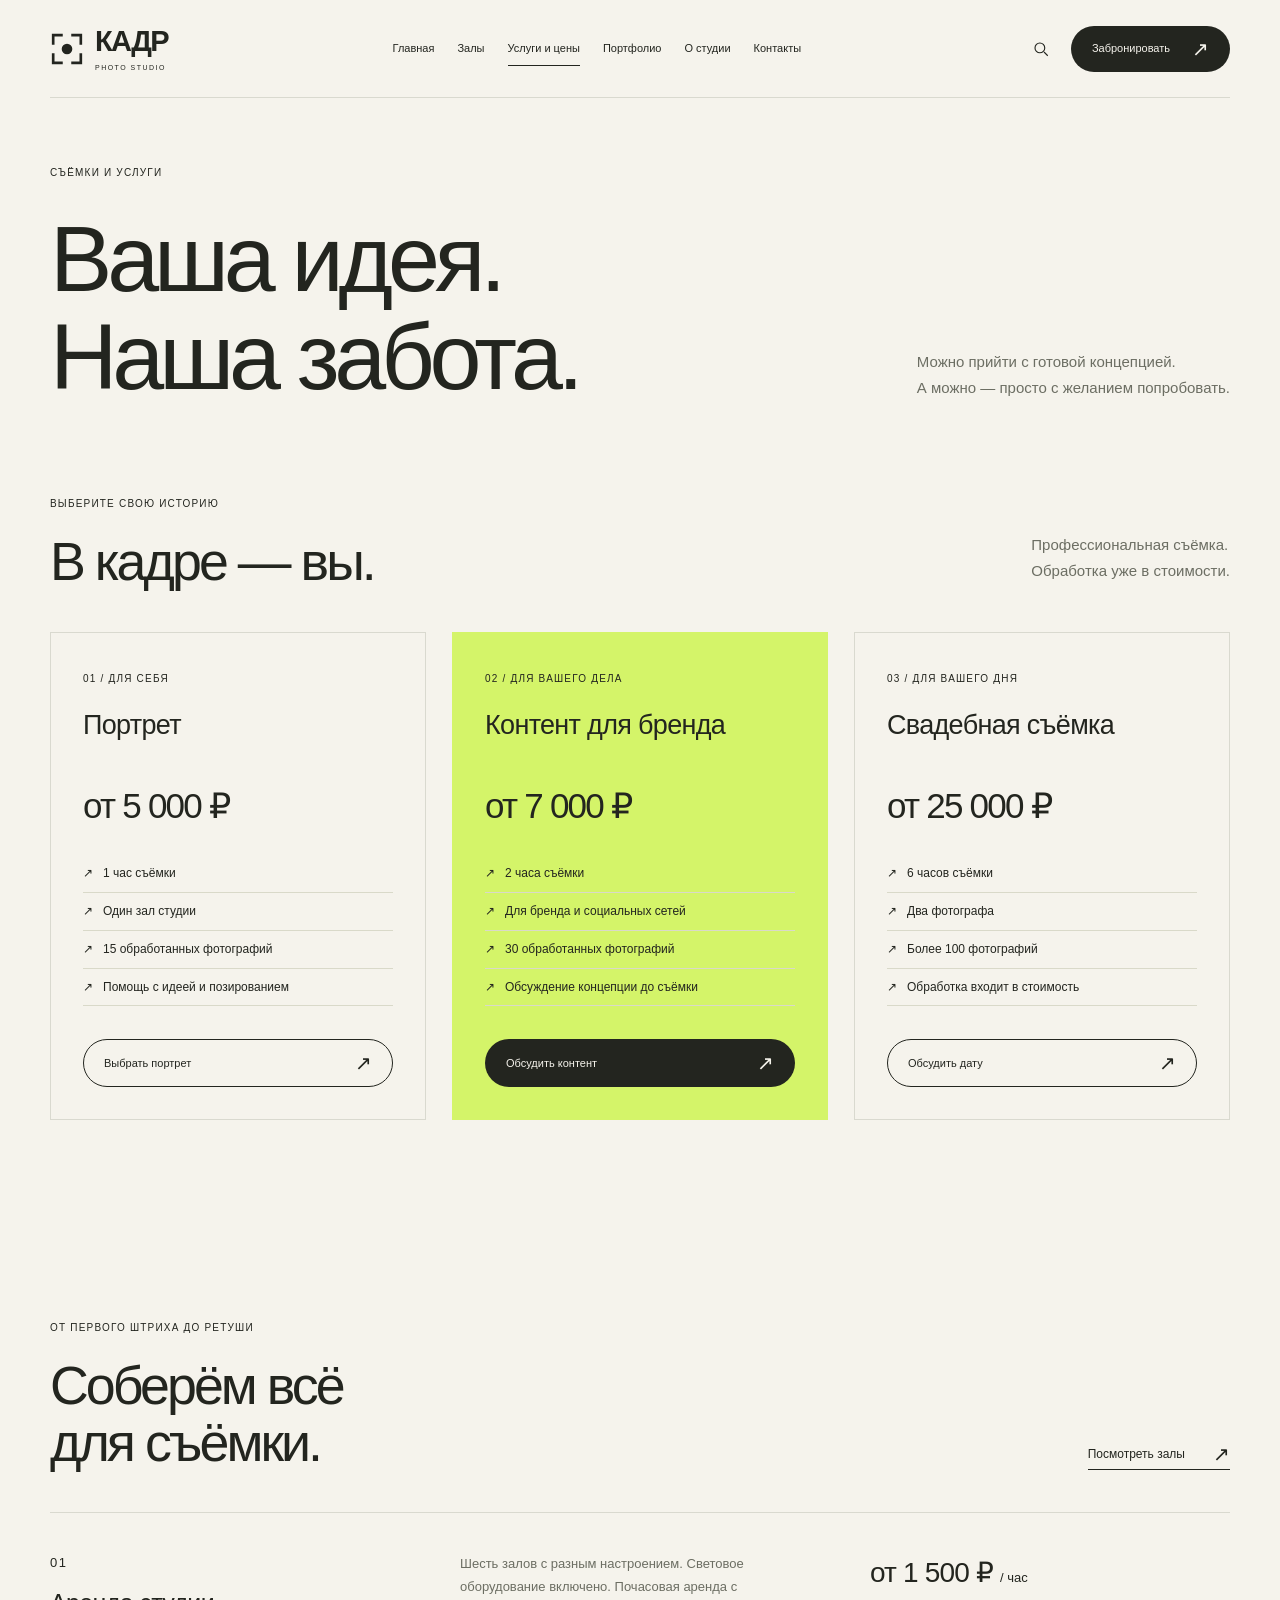
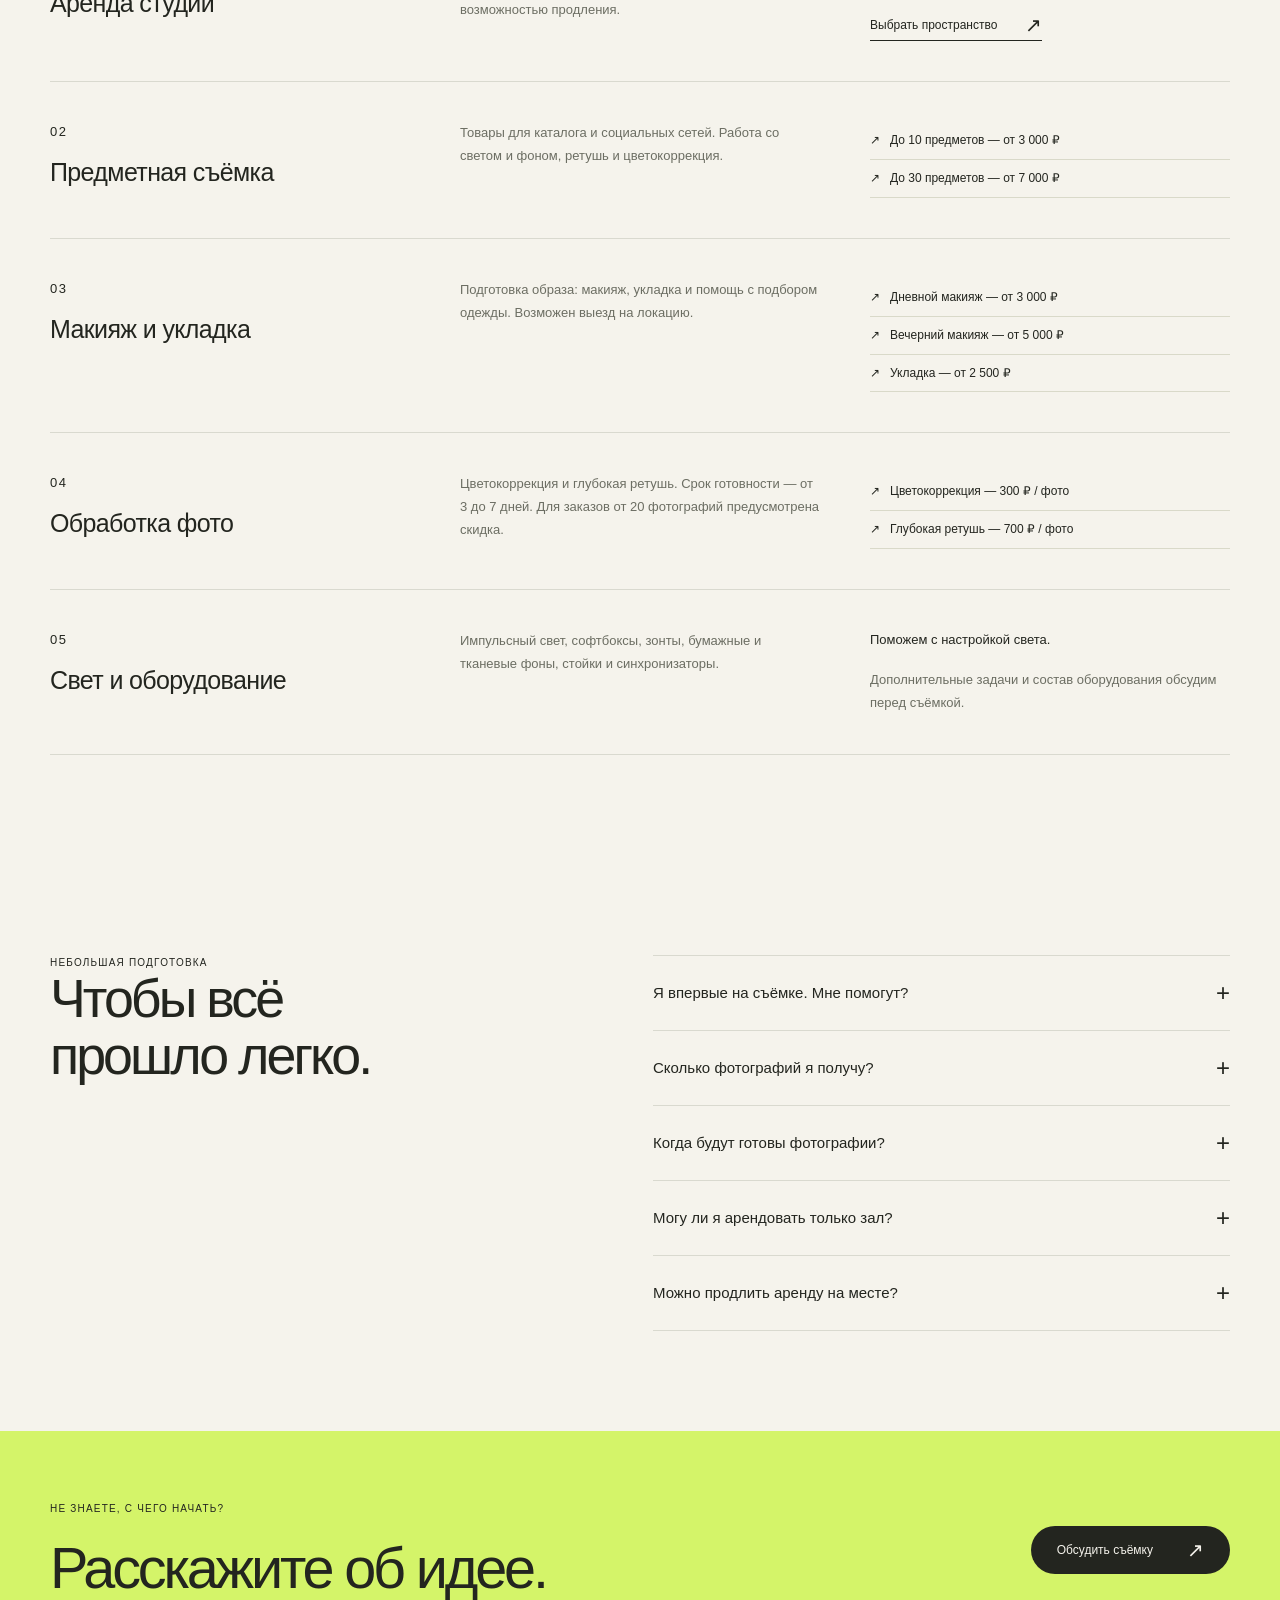
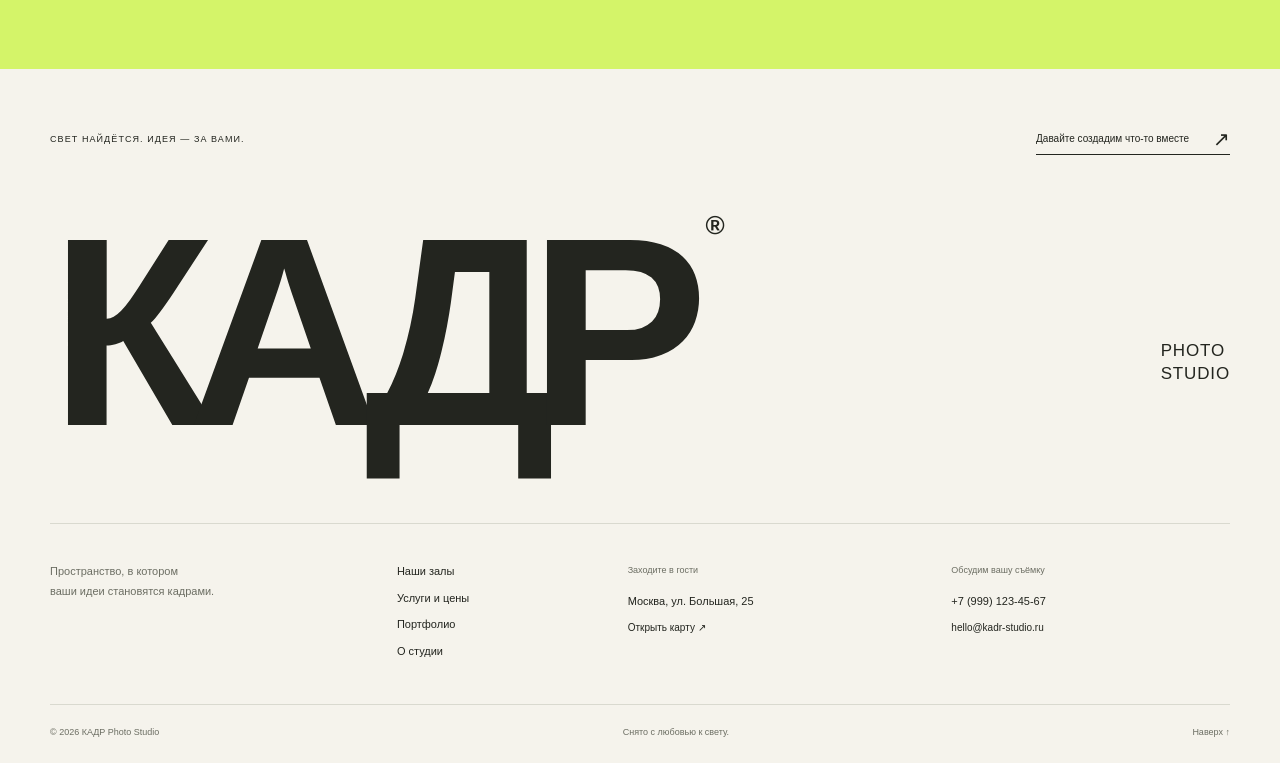
<file: services.html>
<!doctype html>
<html lang="ru">
<head>
  <meta charset="utf-8">
  <meta name="viewport" content="width=device-width, initial-scale=1">
  <meta name="theme-color" content="#f5f3ec">
  <meta name="description" content="Аренда фотостудии, портретная и свадебная съёмка, контент для брендов, визажист и ретушь. Все цены КАДР.">
  <title>КАДР — Услуги и цены</title>
  <link rel="icon" href="favicon.svg" type="image/svg+xml">
  <link rel="stylesheet" href="style.css">
  <script src="script.js" defer></script>
</head>
<body data-page="services" id="top">
  <a class="skip-link" href="#main">К содержимому</a>
  <header class="site-header">
    <div class="container header-inner">
      <a class="brand" href="index.html" aria-label="КАДР — главная"><svg class="brand-mark" viewBox="0 0 32 32" fill="none" aria-hidden="true"><path d="M12 3H3v9M20 3h9v9M29 20v9h-9M12 29H3v-9" stroke="currentColor" stroke-width="2.5"/><circle cx="16" cy="16" r="5" fill="currentColor"/></svg><span class="brand-name">КАДР<span class="brand-caption">PHOTO STUDIO</span></span></a>
      <nav class="site-nav" id="site-nav" aria-label="Основная навигация"><a href="index.html">Главная</a><a href="spaces.html">Залы</a><a href="services.html" aria-current="page">Услуги и цены</a><a href="portfolio.html">Портфолио</a><a href="about.html">О студии</a><a href="contacts.html">Контакты</a></nav>
      <div class="header-actions">
        <button class="icon-button search-toggle" type="button" data-open-search aria-label="Поиск по сайту"><svg viewBox="0 0 24 24" fill="none" aria-hidden="true"><circle cx="10.5" cy="10.5" r="6.5" stroke="currentColor" stroke-width="1.5"/><path d="m16 16 5 5" stroke="currentColor" stroke-width="1.5"/></svg></button>
        <a class="button button-dark header-booking" href="contacts.html#form">Забронировать <span aria-hidden="true">↗</span></a>
        <button class="menu-toggle icon-button" type="button" aria-label="Открыть меню" aria-expanded="false" aria-controls="site-nav"><span></span><span></span></button>
      </div>
    </div>
  </header>
  <main id="main"><section class="page-intro container">
  <p class="eyebrow">Съёмки и услуги</p>
  <div class="heading-row"><h1 class="page-heading">Ваша идея.<br>Наша забота.</h1><p class="muted">Можно прийти с готовой концепцией.<br>А можно — просто с желанием попробовать.</p></div>
</section>

<section class="section container" id="photoshoots">
  <div class="heading-row"><div><p class="eyebrow">Выберите свою историю</p><h2 class="section-heading">В кадре — вы.</h2></div><p class="muted">Профессиональная съёмка.<br>Обработка уже в стоимости.</p></div>
  <div class="pricing-grid grid-3">
    <article class="pricing-card" id="portrait"><div class="card-head"><span class="eyebrow">01 / Для себя</span><h3>Портрет</h3></div><p class="price">от 5 000 ₽</p><ul class="feature-list"><li>1 час съёмки</li><li>Один зал студии</li><li>15 обработанных фотографий</li><li>Помощь с идеей и позированием</li></ul><a class="button button-outline" href="contacts.html?service=portrait#form">Выбрать портрет <span class="arrow">↗</span></a></article>
    <article class="pricing-card featured" id="brand"><div class="card-head"><span class="eyebrow">02 / Для вашего дела</span><h3>Контент для бренда</h3></div><p class="price">от 7 000 ₽</p><ul class="feature-list"><li>2 часа съёмки</li><li>Для бренда и социальных сетей</li><li>30 обработанных фотографий</li><li>Обсуждение концепции до съёмки</li></ul><a class="button button-dark" href="contacts.html?service=brand#form">Обсудить контент <span class="arrow">↗</span></a></article>
    <article class="pricing-card"><div class="card-head"><span class="eyebrow">03 / Для вашего дня</span><h3>Свадебная съёмка</h3></div><p class="price">от 25 000 ₽</p><ul class="feature-list"><li>6 часов съёмки</li><li>Два фотографа</li><li>Более 100 фотографий</li><li>Обработка входит в стоимость</li></ul><a class="button button-outline" href="contacts.html?service=wedding#form">Обсудить дату <span class="arrow">↗</span></a></article>
  </div>
</section>

<section class="section container" id="extras">
  <div class="heading-row"><div><p class="eyebrow">От первого штриха до ретуши</p><h2 class="section-heading">Соберём всё<br>для съёмки.</h2></div><a class="text-link" href="spaces.html">Посмотреть залы <span class="arrow">↗</span></a></div>
  <div class="service-list">
    <article class="service-row grid-3"><div><p class="eyebrow">01</p><h3>Аренда студии</h3></div><p class="muted">Шесть залов с разным настроением. Световое оборудование включено. Почасовая аренда с возможностью продления.</p><div><p class="price">от 1 500 ₽ <small>/ час</small></p><a class="text-link" href="spaces.html">Выбрать пространство <span class="arrow">↗</span></a></div></article>
    <article class="service-row grid-3" id="product"><div><p class="eyebrow">02</p><h3>Предметная съёмка</h3></div><p class="muted">Товары для каталога и социальных сетей. Работа со светом и фоном, ретушь и цветокоррекция.</p><ul class="feature-list"><li>До 10 предметов — от 3 000 ₽</li><li>До 30 предметов — от 7 000 ₽</li></ul></article>
    <article class="service-row grid-3"><div><p class="eyebrow">03</p><h3>Макияж и укладка</h3></div><p class="muted">Подготовка образа: макияж, укладка и помощь с подбором одежды. Возможен выезд на локацию.</p><ul class="feature-list"><li>Дневной макияж — от 3 000 ₽</li><li>Вечерний макияж — от 5 000 ₽</li><li>Укладка — от 2 500 ₽</li></ul></article>
    <article class="service-row grid-3"><div><p class="eyebrow">04</p><h3>Обработка фото</h3></div><p class="muted">Цветокоррекция и глубокая ретушь. Срок готовности — от 3 до 7 дней. Для заказов от 20 фотографий предусмотрена скидка.</p><ul class="feature-list"><li>Цветокоррекция — 300 ₽ / фото</li><li>Глубокая ретушь — 700 ₽ / фото</li></ul></article>
    <article class="service-row grid-3"><div><p class="eyebrow">05</p><h3>Свет и оборудование</h3></div><p class="muted">Импульсный свет, софтбоксы, зонты, бумажные и тканевые фоны, стойки и синхронизаторы.</p><div><p>Поможем с настройкой света.</p><p class="muted">Дополнительные задачи и состав оборудования обсудим перед съёмкой.</p></div></article>
  </div>
</section>

<section class="section container" id="faq">
  <div class="grid-2"><div><p class="eyebrow">Небольшая подготовка</p><h2 class="section-heading">Чтобы всё<br>прошло легко.</h2></div><div class="faq-list">
    <details class="faq-item"><summary>Я впервые на съёмке. Мне помогут?</summary><p>Да. Заранее обсудим идею и настроение, подскажем с образами. Во время съёмки поможем с позированием.</p></details>
    <details class="faq-item"><summary>Сколько фотографий я получу?</summary><p>Количество зависит от пакета: 15 обработанных фотографий для портрета, 30 — для контента бренда, более 100 — для свадебной съёмки. Дополнительную обработку можно обсудить отдельно.</p></details>
    <details class="faq-item"><summary>Когда будут готовы фотографии?</summary><p>Готовые фотографии — в течение 7 дней. Для отдельного заказа обработки срок составляет 3–7 дней.</p></details>
    <details class="faq-item"><summary>Могу ли я арендовать только зал?</summary><p>Конечно. Выберите пространство и приходите со своим фотографом. Световое оборудование входит в стоимость аренды.</p></details>
    <details class="faq-item"><summary>Можно продлить аренду на месте?</summary><p>Да, если зал свободен после вашего времени. Продление оплачивается по тарифу выбранного зала.</p></details>
  </div></div>
</section>

<section class="cta-band"><div class="container heading-row"><div><p class="eyebrow">Не знаете, с чего начать?</p><h2 class="section-heading">Расскажите об идее.</h2></div><a class="button button-dark" href="contacts.html#form">Обсудить съёмку <span class="arrow">↗</span></a></div></section>
</main>
  <footer class="site-footer">
    <div class="container">
      <div class="footer-top"><p class="eyebrow">Свет найдётся. Идея — за вами.</p><a class="text-link" href="contacts.html#form">Давайте создадим что-то вместе <span aria-hidden="true">↗</span></a></div>
      <div class="footer-wordmark" aria-hidden="true">КАДР<span>®</span><small>PHOTO<br>STUDIO</small></div>
      <div class="footer-grid">
        <p class="footer-description">Пространство, в котором<br>ваши идеи становятся кадрами.</p>
        <nav aria-label="Навигация в подвале"><a href="spaces.html">Наши залы</a><a href="services.html">Услуги и цены</a><a href="portfolio.html">Портфолио</a><a href="about.html">О студии</a></nav>
        <div><span class="footer-label">Заходите в гости</span><p>Москва, ул. Большая, 25</p><a href="https://yandex.ru/maps/?text=Москва%2C%20ул.%20Большая%2C%2025" target="_blank" rel="noopener noreferrer">Открыть карту <span aria-hidden="true">↗</span></a></div>
        <div><span class="footer-label">Обсудим вашу съёмку</span><a href="tel:+79991234567">+7 (999) 123-45-67</a><a href="mailto:hello@kadr-studio.ru">hello@kadr-studio.ru</a></div>
      </div>
      <div class="footer-bottom"><span>© 2026 КАДР Photo Studio</span><span>Снято с любовью к свету.</span><a href="#top">Наверх ↑</a></div>
    </div>
  </footer>
  <button class="back-top icon-button" type="button" aria-label="Вернуться наверх" hidden>↑</button>
  <dialog class="search-dialog" id="searchDialog" aria-labelledby="searchTitle">
    <div class="dialog-heading"><h2 id="searchTitle">Что ищем?</h2><button class="icon-button" type="button" data-close-dialog aria-label="Закрыть поиск">×</button></div>
    <label class="sr-only" for="searchInput">Поиск по сайту</label><input id="searchInput" type="search" placeholder="Зал, съёмка, услуга…" autocomplete="off">
    <div id="searchResults" class="search-results" aria-live="polite"><p class="muted">Например: «loft», «портрет» или «цены».</p></div>
  </dialog>
  <dialog class="gallery-dialog" id="galleryDialog" aria-label="Просмотр фотографии">
    <button class="icon-button gallery-close" type="button" data-close-dialog aria-label="Закрыть фотографию">×</button>
    <button class="icon-button gallery-prev" type="button" data-gallery-prev aria-label="Предыдущая фотография">←</button>
    <figure><img id="galleryImage" alt=""><figcaption><span id="galleryCaption"></span><span id="galleryCount"></span></figcaption></figure>
    <button class="icon-button gallery-next" type="button" data-gallery-next aria-label="Следующая фотография">→</button>
  </dialog>
</body>
</html>
</file>
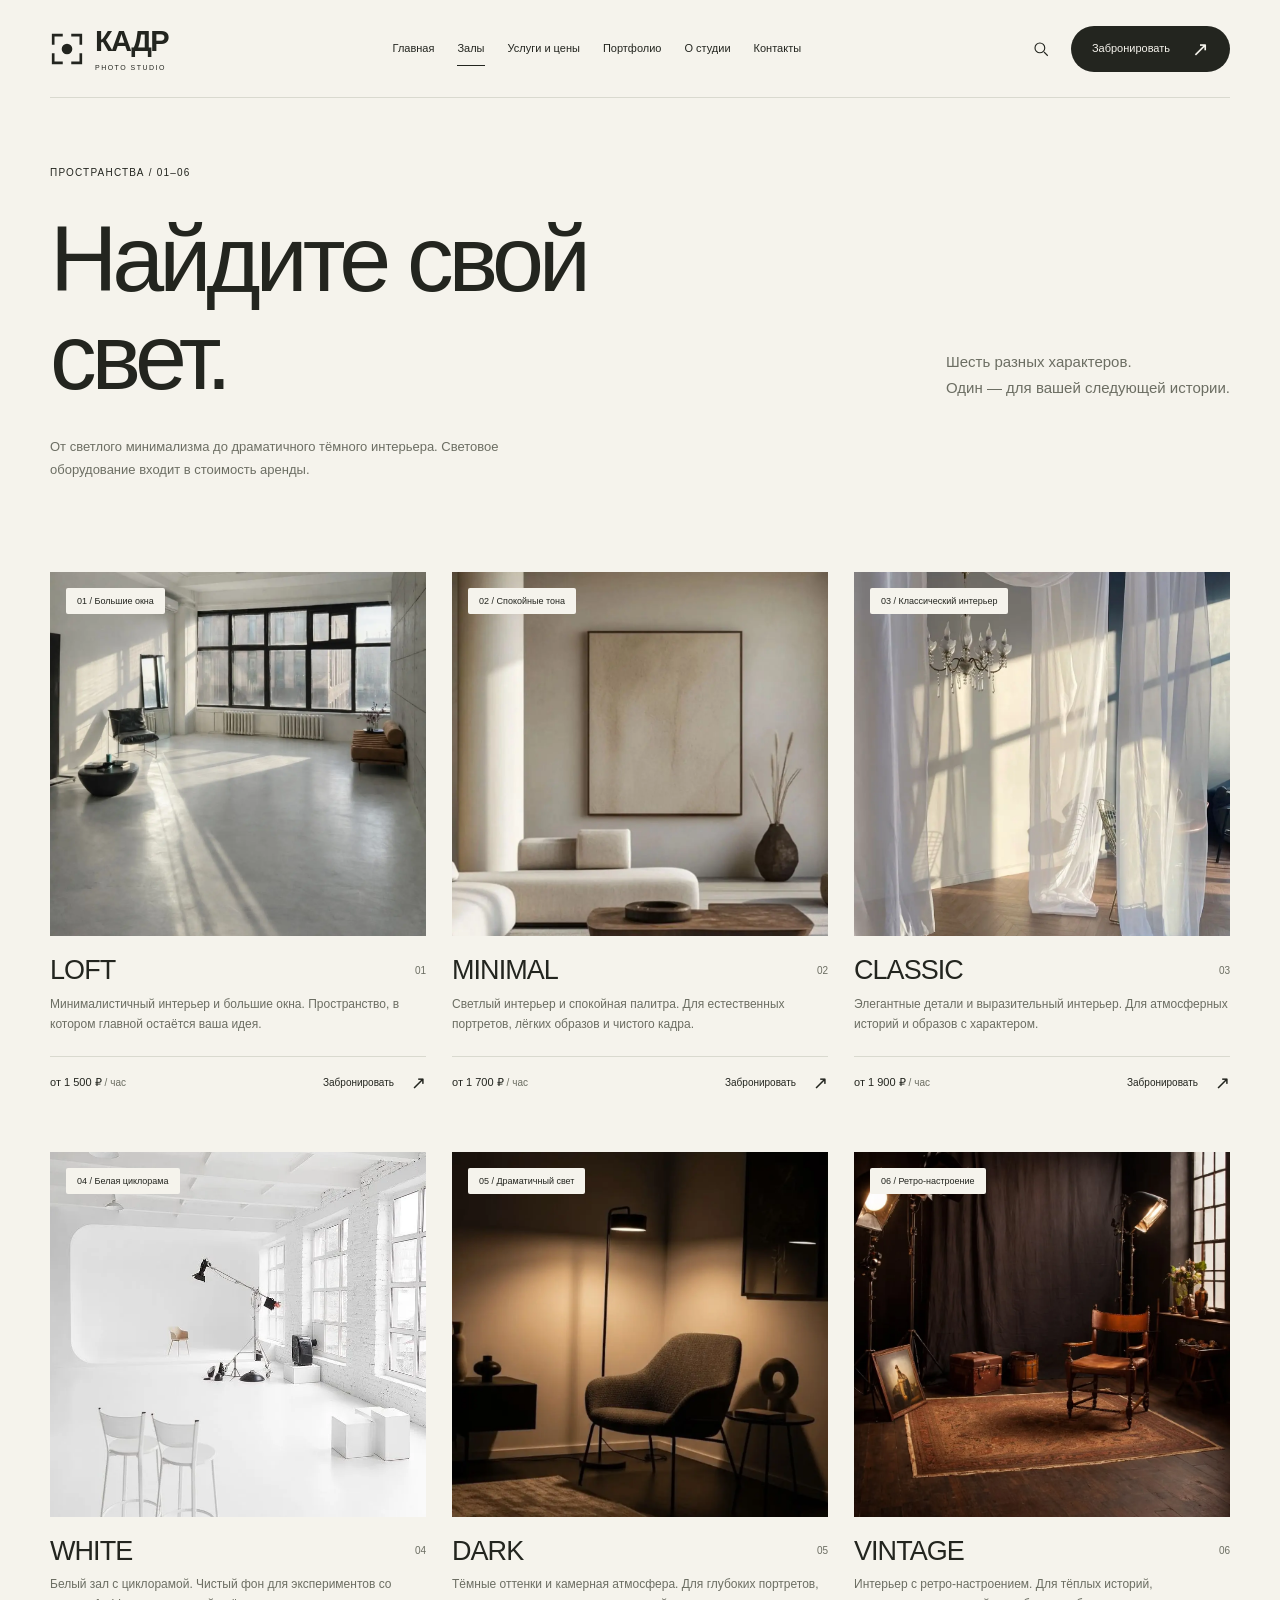
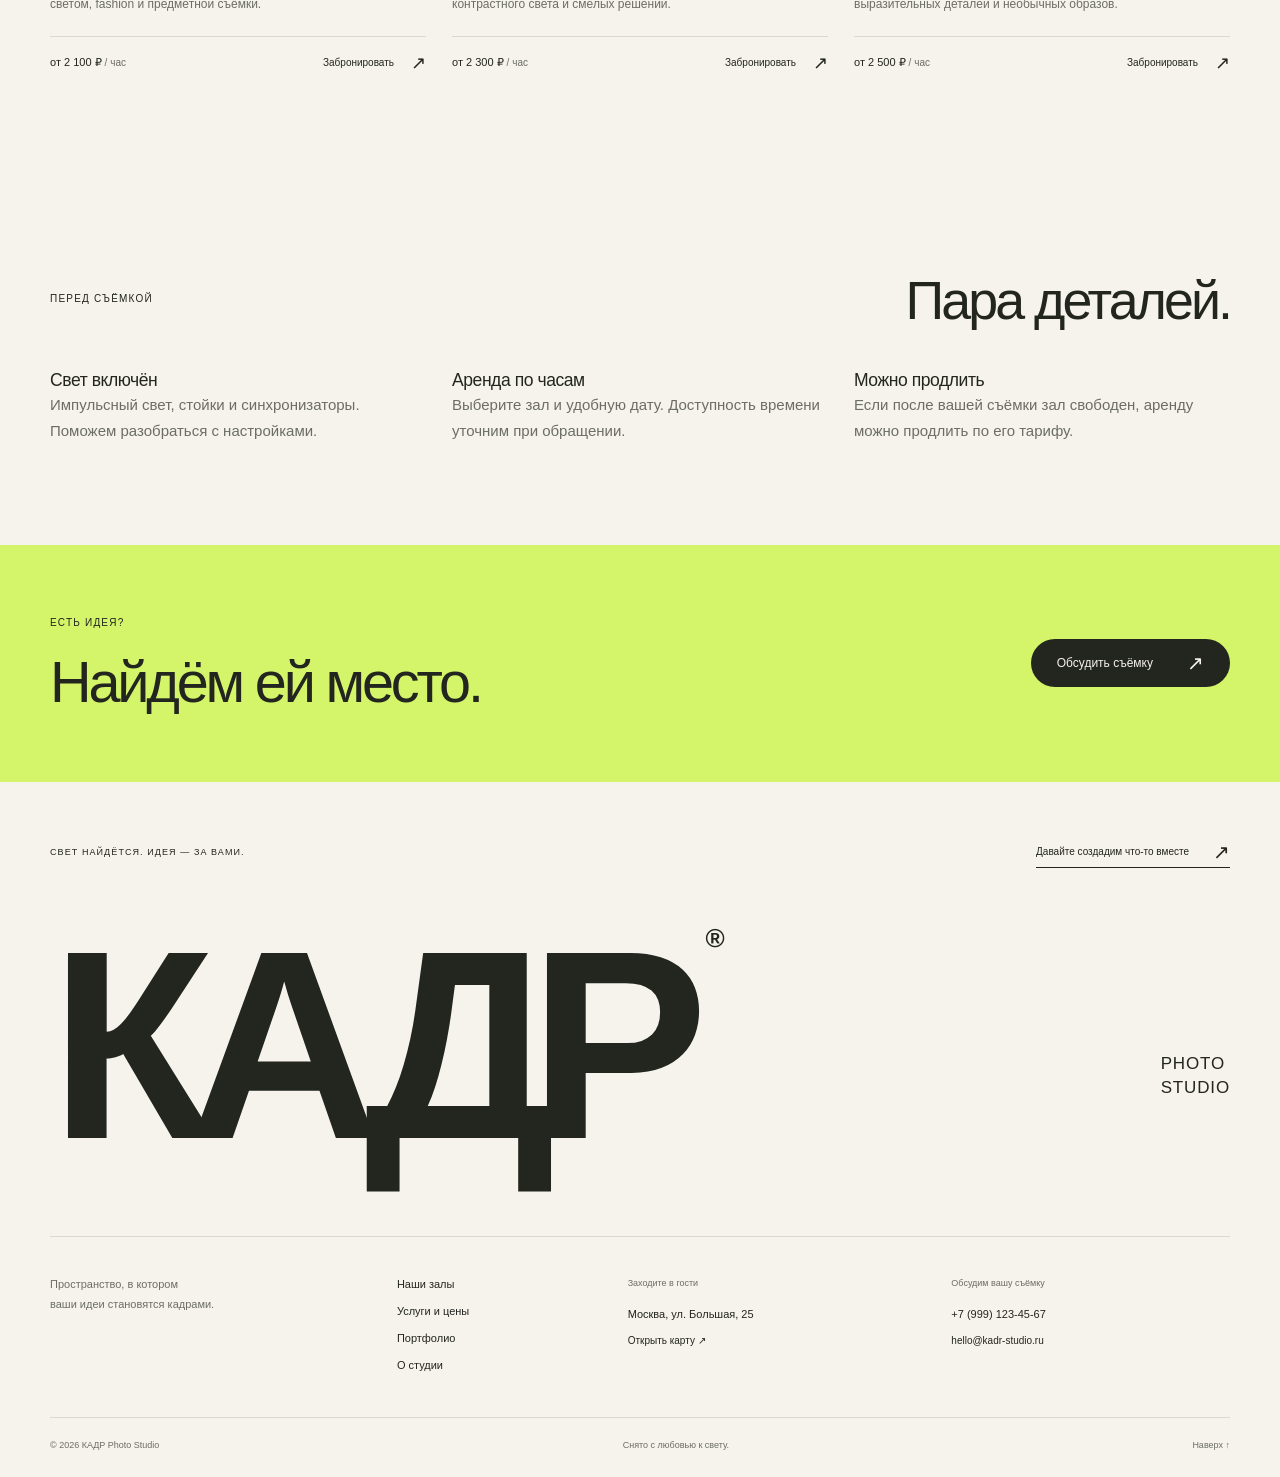
<file: spaces.html>
<!doctype html>
<html lang="ru">
<head>
  <meta charset="utf-8">
  <meta name="viewport" content="width=device-width, initial-scale=1">
  <meta name="theme-color" content="#f5f3ec">
  <meta name="description" content="Шесть залов КАДР: LOFT, MINIMAL, CLASSIC, WHITE, DARK и VINTAGE. Выберите свет и интерьер для своей съёмки.">
  <title>КАДР — Залы и аренда</title>
  <link rel="icon" href="favicon.svg" type="image/svg+xml">
  <link rel="stylesheet" href="style.css">
  <script src="script.js" defer></script>
</head>
<body data-page="spaces" id="top">
  <a class="skip-link" href="#main">К содержимому</a>
  <header class="site-header">
    <div class="container header-inner">
      <a class="brand" href="index.html" aria-label="КАДР — главная"><svg class="brand-mark" viewBox="0 0 32 32" fill="none" aria-hidden="true"><path d="M12 3H3v9M20 3h9v9M29 20v9h-9M12 29H3v-9" stroke="currentColor" stroke-width="2.5"/><circle cx="16" cy="16" r="5" fill="currentColor"/></svg><span class="brand-name">КАДР<span class="brand-caption">PHOTO STUDIO</span></span></a>
      <nav class="site-nav" id="site-nav" aria-label="Основная навигация"><a href="index.html">Главная</a><a href="spaces.html" aria-current="page">Залы</a><a href="services.html">Услуги и цены</a><a href="portfolio.html">Портфолио</a><a href="about.html">О студии</a><a href="contacts.html">Контакты</a></nav>
      <div class="header-actions">
        <button class="icon-button search-toggle" type="button" data-open-search aria-label="Поиск по сайту"><svg viewBox="0 0 24 24" fill="none" aria-hidden="true"><circle cx="10.5" cy="10.5" r="6.5" stroke="currentColor" stroke-width="1.5"/><path d="m16 16 5 5" stroke="currentColor" stroke-width="1.5"/></svg></button>
        <a class="button button-dark header-booking" href="contacts.html#form">Забронировать <span aria-hidden="true">↗</span></a>
        <button class="menu-toggle icon-button" type="button" aria-label="Открыть меню" aria-expanded="false" aria-controls="site-nav"><span></span><span></span></button>
      </div>
    </div>
  </header>
  <main id="main"><section class="page-intro container">
  <p class="eyebrow">Пространства / 01–06</p>
  <div class="heading-row">
    <h1 class="page-heading">Найдите свой<br>свет.</h1>
    <p class="muted">Шесть разных характеров.<br>Один — для вашей следующей истории.</p>
  </div>
  <p class="muted">От светлого минимализма до драматичного тёмного интерьера. Световое оборудование входит в стоимость аренды.</p>
</section>

<section class="section container" aria-label="Залы фотостудии">
  <div class="rooms-grid grid-3">
    <article class="room-card" id="loft">
      <div class="room-image"><img src="img/7.webp" alt="Интерьер зала LOFT" width="1199" height="1780" loading="lazy"><span class="tag">01 / Большие окна</span></div>
      <div class="room-meta"><h2 class="room-title">LOFT</h2><span>01</span></div><p class="room-desc">Минималистичный интерьер и большие окна. Пространство, в котором главной остаётся ваша идея.</p><div class="room-bottom"><span>от 1 500 ₽ <small>/ час</small></span><a class="text-link" href="contacts.html?hall=LOFT#form" aria-label="Забронировать зал LOFT">Забронировать <span class="arrow">↗</span></a></div>
    </article>
    <article class="room-card" id="minimal">
      <div class="room-image"><img src="img/8.webp" alt="Интерьер зала MINIMAL в светлых тонах" width="1080" height="1920" loading="lazy"><span class="tag">02 / Спокойные тона</span></div>
      <div class="room-meta"><h2 class="room-title">MINIMAL</h2><span>02</span></div><p class="room-desc">Светлый интерьер и спокойная палитра. Для естественных портретов, лёгких образов и чистого кадра.</p><div class="room-bottom"><span>от 1 700 ₽ <small>/ час</small></span><a class="text-link" href="contacts.html?hall=MINIMAL#form" aria-label="Забронировать зал MINIMAL">Забронировать <span class="arrow">↗</span></a></div>
    </article>
    <article class="room-card" id="classic">
      <div class="room-image"><img src="img/9.webp" alt="Элегантный интерьер зала CLASSIC" width="1080" height="1920" loading="lazy"><span class="tag">03 / Классический интерьер</span></div>
      <div class="room-meta"><h2 class="room-title">CLASSIC</h2><span>03</span></div><p class="room-desc">Элегантные детали и выразительный интерьер. Для атмосферных историй и образов с характером.</p><div class="room-bottom"><span>от 1 900 ₽ <small>/ час</small></span><a class="text-link" href="contacts.html?hall=CLASSIC#form" aria-label="Забронировать зал CLASSIC">Забронировать <span class="arrow">↗</span></a></div>
    </article>
    <article class="room-card" id="white">
      <div class="room-image"><img src="img/17.webp" alt="Белое пространство зала WHITE" width="736" height="1104" loading="lazy"><span class="tag">04 / Белая циклорама</span></div>
      <div class="room-meta"><h2 class="room-title">WHITE</h2><span>04</span></div><p class="room-desc">Белый зал с циклорамой. Чистый фон для экспериментов со светом, fashion и предметной съёмки.</p><div class="room-bottom"><span>от 2 100 ₽ <small>/ час</small></span><a class="text-link" href="contacts.html?hall=WHITE#form" aria-label="Забронировать зал WHITE">Забронировать <span class="arrow">↗</span></a></div>
    </article>
    <article class="room-card" id="dark">
      <div class="room-image"><img src="img/15.webp" alt="Тёмный интерьер зала DARK" width="1079" height="1802" loading="lazy"><span class="tag">05 / Драматичный свет</span></div>
      <div class="room-meta"><h2 class="room-title">DARK</h2><span>05</span></div><p class="room-desc">Тёмные оттенки и камерная атмосфера. Для глубоких портретов, контрастного света и смелых решений.</p><div class="room-bottom"><span>от 2 300 ₽ <small>/ час</small></span><a class="text-link" href="contacts.html?hall=DARK#form" aria-label="Забронировать зал DARK">Забронировать <span class="arrow">↗</span></a></div>
    </article>
    <article class="room-card" id="vintage">
      <div class="room-image"><img src="img/16.webp" alt="Ретро-интерьер зала VINTAGE" width="1024" height="1536" loading="lazy"><span class="tag">06 / Ретро-настроение</span></div>
      <div class="room-meta"><h2 class="room-title">VINTAGE</h2><span>06</span></div><p class="room-desc">Интерьер с ретро-настроением. Для тёплых историй, выразительных деталей и необычных образов.</p><div class="room-bottom"><span>от 2 500 ₽ <small>/ час</small></span><a class="text-link" href="contacts.html?hall=VINTAGE#form" aria-label="Забронировать зал VINTAGE">Забронировать <span class="arrow">↗</span></a></div>
    </article>
  </div>
</section>

<section class="section container">
  <div class="heading-row"><p class="eyebrow">Перед съёмкой</p><h2 class="section-heading">Пара деталей.</h2></div>
  <div class="grid-3">
    <div><h3>Свет включён</h3><p class="muted">Импульсный свет, стойки и синхронизаторы. Поможем разобраться с настройками.</p></div>
    <div><h3>Аренда по часам</h3><p class="muted">Выберите зал и удобную дату. Доступность времени уточним при обращении.</p></div>
    <div><h3>Можно продлить</h3><p class="muted">Если после вашей съёмки зал свободен, аренду можно продлить по его тарифу.</p></div>
  </div>
</section>

<section class="cta-band"><div class="container heading-row"><div><p class="eyebrow">Есть идея?</p><h2 class="section-heading">Найдём ей место.</h2></div><a class="button button-dark" href="contacts.html#form">Обсудить съёмку <span class="arrow">↗</span></a></div></section>
</main>
  <footer class="site-footer">
    <div class="container">
      <div class="footer-top"><p class="eyebrow">Свет найдётся. Идея — за вами.</p><a class="text-link" href="contacts.html#form">Давайте создадим что-то вместе <span aria-hidden="true">↗</span></a></div>
      <div class="footer-wordmark" aria-hidden="true">КАДР<span>®</span><small>PHOTO<br>STUDIO</small></div>
      <div class="footer-grid">
        <p class="footer-description">Пространство, в котором<br>ваши идеи становятся кадрами.</p>
        <nav aria-label="Навигация в подвале"><a href="spaces.html">Наши залы</a><a href="services.html">Услуги и цены</a><a href="portfolio.html">Портфолио</a><a href="about.html">О студии</a></nav>
        <div><span class="footer-label">Заходите в гости</span><p>Москва, ул. Большая, 25</p><a href="https://yandex.ru/maps/?text=Москва%2C%20ул.%20Большая%2C%2025" target="_blank" rel="noopener noreferrer">Открыть карту <span aria-hidden="true">↗</span></a></div>
        <div><span class="footer-label">Обсудим вашу съёмку</span><a href="tel:+79991234567">+7 (999) 123-45-67</a><a href="mailto:hello@kadr-studio.ru">hello@kadr-studio.ru</a></div>
      </div>
      <div class="footer-bottom"><span>© 2026 КАДР Photo Studio</span><span>Снято с любовью к свету.</span><a href="#top">Наверх ↑</a></div>
    </div>
  </footer>
  <button class="back-top icon-button" type="button" aria-label="Вернуться наверх" hidden>↑</button>
  <dialog class="search-dialog" id="searchDialog" aria-labelledby="searchTitle">
    <div class="dialog-heading"><h2 id="searchTitle">Что ищем?</h2><button class="icon-button" type="button" data-close-dialog aria-label="Закрыть поиск">×</button></div>
    <label class="sr-only" for="searchInput">Поиск по сайту</label><input id="searchInput" type="search" placeholder="Зал, съёмка, услуга…" autocomplete="off">
    <div id="searchResults" class="search-results" aria-live="polite"><p class="muted">Например: «loft», «портрет» или «цены».</p></div>
  </dialog>
  <dialog class="gallery-dialog" id="galleryDialog" aria-label="Просмотр фотографии">
    <button class="icon-button gallery-close" type="button" data-close-dialog aria-label="Закрыть фотографию">×</button>
    <button class="icon-button gallery-prev" type="button" data-gallery-prev aria-label="Предыдущая фотография">←</button>
    <figure><img id="galleryImage" alt=""><figcaption><span id="galleryCaption"></span><span id="galleryCount"></span></figcaption></figure>
    <button class="icon-button gallery-next" type="button" data-gallery-next aria-label="Следующая фотография">→</button>
  </dialog>
</body>
</html>
</file>
<file: style.css>
/* КАДР — independent static website. All image assets are local. */
:root{--paper:#f5f3ec;--ink:#23251f;--muted:#6c6e63;--lime:#d4f469;--line:#d9d9cf;--white:#fffef9;--dark:#242720;--radius:3px;--font:Arial,"Helvetica Neue","Segoe UI",sans-serif}
*{box-sizing:border-box}html{scroll-behavior:smooth;scroll-padding-top:115px}body{margin:0;background:var(--paper);color:var(--ink);font-family:var(--font);font-size:15px;line-height:1.6;-webkit-font-smoothing:antialiased}body:has(dialog[open]){overflow:hidden}::selection{background:var(--lime);color:var(--ink)}a{color:inherit;text-decoration:none}button,input,select,textarea{font:inherit}button{color:inherit;cursor:pointer}button,a,input,select,textarea,summary{-webkit-tap-highlight-color:transparent}button{border:0}img{display:block;width:100%;max-width:100%;height:auto}figure,p,h1,h2,h3,h4{margin:0}p+p{margin-top:18px}h1,h2,h3{font-weight:500}h1,h2{line-height:1.05;letter-spacing:-.055em}h3{line-height:1.25;letter-spacing:-.025em}em{font-family:Georgia,"Times New Roman",serif;font-weight:400}small{font-size:inherit}button:disabled{cursor:default}a,button{touch-action:manipulation}a:focus-visible,button:focus-visible,summary:focus-visible{outline:2px solid var(--ink);outline-offset:6px}input:focus-visible,select:focus-visible,textarea:focus-visible{outline:2px solid var(--ink);outline-offset:2px}[hidden]{display:none!important}.container{width:calc(100% - 100px);max-width:1320px;margin-inline:auto}.section{padding-block:100px}.eyebrow{font-size:10px;line-height:1.5;letter-spacing:.12em;text-transform:uppercase;font-weight:500}.muted{color:var(--muted);font-size:15px;line-height:1.75}.section-heading{font-size:clamp(40px,4.2vw,64px)}.page-heading{font-size:clamp(64px,7.3vw,108px)}.heading-row{display:flex;justify-content:space-between;align-items:flex-end;gap:40px;margin-bottom:42px}.heading-row .eyebrow{margin-bottom:22px}.heading-aside{max-width:380px}.heading-aside .text-link{margin-top:20px}.heading-row>.muted{max-width:380px;padding-bottom:5px}.grid-2,.grid-3,.grid-4{display:grid;gap:26px}.grid-2{grid-template-columns:repeat(2,minmax(0,1fr))}.grid-3{grid-template-columns:repeat(3,minmax(0,1fr))}.grid-4{grid-template-columns:repeat(4,minmax(0,1fr))}.button{display:inline-flex;align-items:center;justify-content:center;gap:34px;min-height:48px;border-radius:100px;padding:13px 25px;font-size:12px;font-weight:500;line-height:1.4;white-space:nowrap;border:1px solid transparent;transition:background .2s,color .2s,transform .2s}.button span:last-child{font-size:20px;line-height:1}.button:hover{transform:translateY(-2px)}.button-dark{background:var(--ink);color:var(--paper)}.button-dark:hover{background:#414638}.button-lime{background:var(--lime);color:var(--ink)}.button-lime:hover{background:#e1ff87}.button-outline{border-color:var(--ink);background:transparent}.button-outline:hover{background:var(--ink);color:var(--paper)}.text-link{display:inline-flex;align-items:center;justify-content:space-between;gap:28px;padding:5px 0;border-bottom:1px solid currentColor;font-size:12px;background:none;line-height:1.6}.text-link>span{font-size:20px;line-height:1}.text-link:hover{color:#60732b}.icon-button{display:inline-grid;place-items:center;width:42px;height:42px;flex-shrink:0;background:transparent;font-size:25px;border-radius:50%}.icon-button:hover{background:#e9e9df}.sr-only{position:absolute;width:1px;height:1px;padding:0;margin:-1px;overflow:hidden;clip:rect(0,0,0,0);white-space:nowrap;border:0}.skip-link{position:fixed;z-index:200;top:10px;left:20px;padding:10px 20px;border-radius:5px;background:var(--lime);transform:translateY(-200%)}.skip-link:focus{transform:none}.status-dot{display:inline-block;width:6px;height:6px;background:#789a3c;border-radius:50%;margin-right:7px;vertical-align:middle}

/* Navigation */
.site-header{position:sticky;top:0;z-index:50;background:var(--paper);transition:box-shadow .2s}.site-header.is-scrolled{box-shadow:0 1px 0 var(--line)}.header-inner{height:98px;display:flex;align-items:center;justify-content:space-between;border-bottom:1px solid var(--line);gap:30px}.brand{display:inline-flex;align-items:center;gap:11px;flex-shrink:0}.brand-mark{width:34px;height:34px}.brand-name{font-size:29px;letter-spacing:-.06em;line-height:1;font-weight:700}.brand-caption{display:block;letter-spacing:.21em;font-size:7px;font-weight:400;margin-top:8px}.site-nav{display:flex;gap:23px;align-items:center}.site-nav>a{font-size:11px;position:relative;padding-block:9px;white-space:nowrap}.site-nav>a:after{content:"";position:absolute;bottom:0;left:0;right:0;height:1px;background:var(--ink);transform:scaleX(0);transition:transform .2s}.site-nav>a:hover:after,.site-nav>a[aria-current=page]:after{transform:scaleX(1)}.header-actions{display:flex;gap:15px;align-items:center}.header-booking{font-size:11px;padding:12px 20px;min-height:43px;gap:22px}.search-toggle{width:30px;height:36px}.search-toggle svg{width:18px;height:18px}.menu-toggle{display:none;gap:5px;align-content:center;border:1px solid var(--line);border-radius:50%}.menu-toggle>span{display:block;height:1px;width:18px;background:var(--ink);transition:transform .2s}.menu-toggle[aria-expanded=true]>span:first-child{transform:translateY(3px) rotate(45deg)}.menu-toggle[aria-expanded=true]>span:last-child{transform:translateY(-3px) rotate(-45deg)}

/* First frame */
.hero{padding-top:33px}.hero-topline{display:flex;justify-content:space-between;align-items:center}.hero-coordinate{font-size:9px;letter-spacing:.1em;color:var(--muted)}.hero-heading-row{display:grid;grid-template-columns:minmax(0,1fr) 285px;gap:50px;align-items:end;padding:36px 0 40px}.hero h1{font-size:clamp(65px,7.2vw,106px);line-height:1.02;font-weight:500;letter-spacing:-.065em}.hero h1 em{display:inline-block;position:relative;z-index:0}.hero h1 em:after{content:"";position:absolute;left:-5px;right:-8px;bottom:.02em;height:.24em;background:var(--lime);z-index:-1;transform:rotate(-4deg)}.hero-intro{position:relative;padding-bottom:5px}.hero-intro>p:first-of-type{font-size:17px;line-height:1.5}.hero-intro .muted{font-size:12px;margin-top:10px}.hero-intro .text-link{margin-top:16px;font-size:11px}.asterisk{font-size:41px;line-height:1;position:absolute;top:-7px;right:0}.hero-visual{height:clamp(360px,36vw,510px);position:relative;overflow:hidden;background:#ccc9bb}.hero-visual>img{width:100%;height:100%;object-fit:cover;object-position:center 53%;filter:brightness(1.04)}.hero-visual:after{content:"";position:absolute;inset:45% 0 0;background:linear-gradient(transparent,rgba(10,14,8,.5));pointer-events:none}.hero-image-top{position:absolute;z-index:2;top:22px;left:25px;right:25px;display:flex;justify-content:space-between;align-items:center}.image-label{background:var(--paper);padding:9px 13px;font-size:9px;border-radius:2px}.image-number{font-size:11px;letter-spacing:.15em;color:white}.hero-image-bottom{position:absolute;z-index:2;left:30px;right:30px;bottom:33px;display:flex;align-items:flex-end;justify-content:space-between;color:white}.hero-image-bottom .eyebrow{font-size:8px;margin-bottom:8px}.hero-image-bottom>div>a{font-size:49px;letter-spacing:-.04em;line-height:1.1;display:flex;align-items:center;gap:65px}.hero-image-bottom>div>a span{font-size:32px;font-weight:300}.hero-round-link{background:var(--lime);color:var(--ink);width:120px;height:120px;border-radius:50%;display:flex;flex-direction:column;align-items:center;justify-content:center;gap:6px;text-align:center;transition:transform .3s}.hero-round-link>span:first-child{font-size:10px;line-height:1.4}.hero-round-link>span:last-child{font-size:32px;line-height:1}.hero-round-link:hover{transform:rotate(-9deg)}.photo-credit{position:absolute;z-index:2;right:177px;bottom:33px;font-size:7px;color:#e4e4d9;letter-spacing:.1em}.hero-facts{padding:30px 0;display:grid;grid-template-columns:repeat(4,1fr);border-bottom:1px solid var(--line)}.hero-facts>div{display:flex;align-items:center;justify-content:center;gap:16px;padding-inline:15px;border-left:1px solid var(--line)}.hero-facts>div:first-child{border:0;justify-content:flex-start;padding-left:0}.hero-facts>div:last-child{justify-content:flex-end;padding-right:0}.hero-facts strong{font-size:36px;line-height:1;letter-spacing:-.06em;font-weight:500;white-space:nowrap}.hero-facts strong small{font-size:19px}.hero-facts>div>span:not(.fact-symbol){font-size:10px;line-height:1.6;color:var(--muted)}.fact-symbol{font-size:38px;line-height:1}

/* Rooms */
.rooms-grid{row-gap:60px}.room-card{min-width:0;scroll-margin-top:120px}.room-image{display:block;position:relative;overflow:hidden;aspect-ratio:1/.97;background:#ddd}.room-image img{height:100%;object-fit:cover;transition:transform .6s}.room-image:hover img{transform:scale(1.035)}.tag{position:absolute;left:16px;top:16px;padding:7px 11px;border-radius:2px;background:var(--paper);font-size:9px;line-height:1.4}.room-image-arrow{display:grid;place-items:center;position:absolute;bottom:15px;right:15px;width:38px;height:38px;border-radius:50%;background:var(--paper);font-size:23px}.room-meta{display:flex;justify-content:space-between;align-items:center;margin-top:20px}.room-title{font-size:27px;letter-spacing:-.035em}.room-meta>span{color:var(--muted);font-size:10px}.room-desc{font-size:12px;color:var(--muted);line-height:1.7;margin-top:9px;min-height:42px}.room-bottom{margin-top:20px;padding-top:17px;border-top:1px solid var(--line);display:flex;justify-content:space-between;gap:12px;align-items:center;font-size:11px}.room-bottom strong{font-weight:500;font-size:14px}.room-bottom>span{white-space:nowrap}.room-bottom>span>small{font-size:10px;color:var(--muted)}.room-bottom>a{font-size:10px}.room-bottom .text-link{border:0;padding:0;gap:10px}.room-bottom>a span{font-size:18px;margin-left:7px}

/* Story */
.studio-story{padding:85px 0;background:var(--dark);color:var(--paper)}.story-grid{display:grid;grid-template-columns:.9fr 1.1fr;gap:80px;align-items:center}.story-copy .eyebrow{color:#b4b9a7;margin-bottom:30px}.story-copy h2{font-size:clamp(42px,4.4vw,64px)}.story-copy h2 em{color:var(--lime)}.story-copy>p:not(.eyebrow){max-width:365px;color:#c0c4b8;font-size:13px;margin-top:25px;line-height:1.8}.story-copy>.button{margin-top:30px}.story-footnote{display:flex;gap:20px;align-items:center;border-top:1px solid #4b4e43;margin-top:40px;padding-top:25px;max-width:365px}.story-footnote>span{font-size:39px;color:var(--lime);line-height:1}.story-footnote p{font-size:10px;color:#b4b9a7;line-height:1.6}.story-photo{align-self:stretch;display:flex;flex-direction:column;justify-content:center}.story-photo>img{height:510px;object-fit:cover;object-position:45% center}.story-photo figcaption{display:flex;justify-content:space-between;font-size:9px;color:#b4b9a7;padding-top:16px}.story-photo figcaption>span:last-child{font-size:8px;letter-spacing:.08em}.grid-2.story-grid{grid-template-columns:1fr 1fr}.grid-2.story-grid .section-heading{margin-bottom:30px}.grid-2.story-grid .text-link{margin-top:25px}.story-image img{height:500px;object-fit:cover}.editorial-image{position:relative;overflow:hidden}.editorial-image>img{height:520px;object-fit:cover;object-position:center 40%}.editorial-image figcaption{background:var(--ink);color:var(--paper);padding:15px 20px;font-size:10px}.value-card{padding:32px 0;border-top:1px solid var(--ink)}.value-card h3{font-size:27px;margin:25px 0 15px}.value-card .muted{font-size:13px;max-width:340px}.team-image{aspect-ratio:3/4;overflow:hidden;background:#e7e4dc}.team-image>img{height:100%;object-fit:cover;filter:saturate(.65);transition:filter .3s}.team-card:hover img{filter:saturate(1)}.team-card h3{font-size:20px;margin-top:20px}.team-card p{font-size:11px;margin-top:6px}.review-card{background:#eeeee5;padding:30px;display:flex;flex-direction:column}.review-card blockquote,.review-card .review-text{font-size:17px;letter-spacing:-.02em;margin:25px 0 35px;line-height:1.65}.review-card .review-author{font-size:11px;margin-top:auto;font-weight:600}.review-form-wrap{border-top:1px solid var(--line);padding-top:40px;margin-top:45px;gap:80px}.review-form-wrap h3{font-size:29px;margin-bottom:15px}.review-form-wrap .muted{font-size:12px;max-width:380px}.review-form{display:grid;gap:18px}.review-form .button{justify-self:start}.review-form [role=status]{font-size:12px;color:var(--muted);margin:0}

/* Gallery */
.home-gallery{display:grid;grid-template-columns:1fr .85fr 1fr;gap:28px;align-items:start}.home-gallery>.gallery-item:nth-child(2){margin-top:65px}.gallery-item{padding:0;text-align:left;position:relative;background:transparent;overflow:hidden;min-width:0;display:block}.gallery-item img{aspect-ratio:3/4;height:auto;object-fit:cover;transition:transform .5s}.gallery-item:hover img{transform:scale(1.025)}.gallery-caption{display:flex;align-items:center;justify-content:space-between;gap:12px;font-size:13px;padding-top:17px;line-height:1.5;position:relative;z-index:1;background:var(--paper)}.gallery-caption>span:last-child{font-size:9px;color:var(--muted)}.gallery-caption small{display:block;font-size:8px;letter-spacing:.1em;color:var(--muted);margin-top:6px}.home-gallery .gallery-caption>span:last-child{font-size:21px;color:var(--ink)}.filter-bar{display:flex;flex-wrap:wrap;gap:10px;border-bottom:1px solid var(--line);padding-bottom:25px}.filter-bar button{padding:10px 22px;border-radius:40px;border:1px solid var(--line);font-size:11px;background:transparent}.filter-bar button[aria-pressed=true]{background:var(--ink);color:var(--paper);border-color:var(--ink)}.filter-bar button:hover:not([aria-pressed=true]){background:var(--lime);border-color:var(--lime)}.filter-bar button>span{margin-left:10px;font-size:9px}.gallery-hint{font-size:11px;margin:20px 0 35px}.gallery-grid{display:grid;grid-template-columns:repeat(3,minmax(0,1fr));column-gap:26px;row-gap:42px;align-items:start}.gallery-grid .gallery-item img{aspect-ratio:3/4}.gallery-grid .gallery-item:nth-child(3n+2) img{aspect-ratio:3/4.5}#galleryStatus{font-size:11px;color:var(--muted);margin:15px 0}

/* Services, questions */
.services-home{background:#eeeee5}.service-split{display:grid;grid-template-columns:1fr 1.8fr;gap:90px}.service-split .section-heading{margin:25px 0}.service-split>.muted{max-width:300px}.service-split .text-link{margin-top:30px}.service-rows>a{display:flex;align-items:center;gap:22px;border-top:1px solid #c9ccbe;padding:29px 0;transition:padding .2s}.service-rows>a:last-child{border-bottom:1px solid #c9ccbe}.service-rows>a:hover{padding-inline:10px}.service-index{font-size:9px;align-self:flex-start;margin-top:5px;color:var(--muted)}.service-rows h3{font-size:21px}.service-rows p{font-size:11px;color:var(--muted);margin-top:7px}.service-price{font-size:10px;white-space:nowrap;margin-left:auto}.service-rows>a>span:last-child{font-size:25px;margin-left:10px}.faq-section{display:grid;grid-template-columns:1fr 1.4fr;gap:100px}.faq-section .section-heading{margin:25px 0}.faq-section .text-link{margin-top:15px}.faq-item{border-top:1px solid var(--line);padding:0}.faq-item:last-child{border-bottom:1px solid var(--line)}.faq-item summary{cursor:pointer;list-style:none;display:flex;justify-content:space-between;align-items:center;gap:24px;padding:25px 0;font-size:15px;line-height:1.5}.faq-item summary::-webkit-details-marker{display:none}.faq-item summary>span{font-size:24px;font-weight:400;line-height:1}.faq-item summary:not(:has(>span)):after{content:"+";font-size:24px;font-weight:400;line-height:1}.faq-item[open] summary>span{transform:rotate(45deg)}.faq-item[open] summary:not(:has(>span)):after{content:"−"}.faq-item>p{font-size:13px;line-height:1.8;color:var(--muted);padding:0 40px 25px 0}.pricing-card{border:1px solid var(--line);padding:32px;display:flex;flex-direction:column}.pricing-card.featured{background:var(--lime);border-color:var(--lime)}.pricing-card .card-head{min-height:90px}.pricing-card h3{font-size:27px;margin-top:20px}.pricing-card .price{font-size:35px;line-height:1.3;letter-spacing:-.05em;margin-top:28px}.feature-list{list-style:none;margin:27px 0 33px;padding:0;font-size:12px;line-height:1.9}.feature-list li{padding:7px 0;border-bottom:1px solid #d9d9c9}.feature-list li:before{content:"↗";font-size:12px;margin-right:10px}.pricing-card .button{margin-top:auto;justify-content:space-between;font-size:11px;padding-inline:20px}.service-row{padding:40px 0;border-top:1px solid var(--line);gap:50px;align-items:start}.service-row:last-child{border-bottom:1px solid var(--line)}.service-row .eyebrow{margin-bottom:15px}.service-row h3{font-size:25px}.service-row .price{font-size:28px;line-height:1.4;letter-spacing:-.03em}.service-row .price small{font-size:13px;letter-spacing:0}.service-row .feature-list{margin:0;font-size:12px}.service-row .muted{font-size:13px}.service-row .text-link{margin-top:18px}.service-row>div>p{font-size:13px}

/* Inner pages */
.page-intro{padding-top:67px;padding-bottom:50px}.page-intro>.eyebrow{margin-bottom:30px}.page-intro>.heading-row{margin-bottom:0}.page-intro>.muted{margin-top:30px;max-width:500px;font-size:13px}.page-intro+.section{padding-top:40px}.page-intro+section[aria-label="Пространство фотостудии"]{padding-top:15px}.cta-band{background:var(--lime);padding:70px 0}.cta-inner{display:flex;align-items:center;justify-content:space-between;gap:60px}.cta-inner .eyebrow{margin-bottom:25px}.cta-inner h2{font-size:clamp(44px,5.8vw,84px)}.cta-circle{background:var(--ink);color:var(--lime);width:150px;height:150px;flex-shrink:0;display:flex;flex-direction:column;align-items:center;justify-content:center;gap:12px;border-radius:50%;transition:transform .3s}.cta-circle>span{font-size:63px;line-height:1}.cta-circle small{font-size:10px;color:var(--paper)}.cta-circle:hover{transform:rotate(-10deg)}.cta-band>.heading-row{margin-bottom:0;align-items:center}.cta-band .section-heading{font-size:clamp(35px,4.5vw,64px)}

/* Booking */
.contact-layout{display:grid;grid-template-columns:1fr 1.35fr;gap:110px;padding-top:35px}.contact-details>.eyebrow{margin-bottom:25px}.contact-phone{display:block;font-size:clamp(21px,2.3vw,32px);letter-spacing:-.04em;line-height:1.3}.contact-email{display:flex;gap:35px;align-items:center;max-width:max-content;font-size:14px;margin-top:16px}.contact-email>span{font-size:22px}.contact-address{border-top:1px solid var(--line);margin-top:40px;padding-top:30px}.contact-address>.eyebrow{margin-bottom:15px}.contact-address>p:not(.eyebrow){font-size:24px;line-height:1.5;letter-spacing:-.03em}.contact-address .text-link{margin-top:20px;font-size:11px}.contact-photo{margin-top:40px}.contact-photo img{aspect-ratio:4/3;object-fit:cover}.contact-photo figcaption{font-size:10px;color:var(--muted);padding-top:12px}.booking-panel{background:#eceee3;padding:37px 38px;align-self:start}.booking-panel-heading{display:flex;justify-content:space-between;align-items:center;margin-bottom:20px}.booking-panel-heading>span:last-child{font-size:25px}.booking-panel>h2{font-size:32px;letter-spacing:-.04em;line-height:1.2}.booking-intro{font-size:12px;margin-top:16px;margin-bottom:30px}.booking-form{display:grid;gap:20px}.form-grid{display:grid;grid-template-columns:1fr 1fr;gap:18px}.field,.form-field{display:grid;gap:8px;min-width:0}.field label,.form-field label{font-size:11px}.field label>span{color:var(--muted)}input,select,textarea{border:1px solid #cccfbf;border-radius:2px;background:transparent;color:var(--ink);padding:13px 12px;min-width:0;width:100%;font-size:12px;line-height:1.5}input::placeholder,textarea::placeholder{color:#777a6c}select{padding-right:24px}select option{background:var(--paper);color:var(--ink)}textarea{resize:vertical;min-height:92px}input[type=date],input[type=time]{min-height:46px}.booking-estimate{border-block:1px solid #c9ccbe;padding:22px 0;display:flex;align-items:center;justify-content:space-between;gap:20px;margin-top:5px}.booking-estimate .eyebrow{font-size:8px}.booking-estimate p{font-size:10px;margin-top:5px}.booking-estimate strong{font-size:29px;white-space:nowrap;letter-spacing:-.04em;font-weight:500}.form-note{font-size:10px;line-height:1.7;color:var(--muted);margin:0}.form-submit{width:100%;justify-content:space-between;margin-top:2px}.form-success{padding:25px 0;display:flex;flex-direction:column;gap:23px;align-items:flex-start}.success-icon{display:grid;place-items:center;width:60px;height:60px;font-size:28px;border-radius:50%;background:var(--lime)}.form-success h3{font-size:30px}.form-success p{font-size:13px;color:var(--muted)}.form-success .button{white-space:normal;text-align:left}.form-success .text-link{font-size:11px}

/* Colophon */
.site-footer{padding:55px 0 0}.footer-top{display:flex;justify-content:space-between;align-items:center;gap:35px}.footer-top .eyebrow{font-size:9px}.footer-top .text-link{font-size:10px;gap:24px}.footer-wordmark{font-size:clamp(110px,21vw,300px);font-weight:700;letter-spacing:-.1em;line-height:1.12;padding:27px 0 40px;display:flex;align-items:center;position:relative}.footer-wordmark>span{align-self:flex-start;line-height:1;font-size:26px;letter-spacing:0;margin:30px 0 0 24px}.footer-wordmark>small{font-weight:400;letter-spacing:.05em;font-size:17px;line-height:1.4;margin-left:auto;margin-top:60px}.footer-grid{display:grid;grid-template-columns:1.3fr .8fr 1.2fr 1.2fr;gap:45px;padding:38px 0 42px;border-top:1px solid var(--line);font-size:11px;line-height:1.8}.footer-description{color:var(--muted)}.footer-grid nav,.footer-grid>div{display:flex;flex-direction:column;gap:7px;align-items:flex-start}.footer-grid a:hover{text-decoration:underline;text-underline-offset:4px}.footer-label{display:block;color:var(--muted);font-size:9px;margin-bottom:7px}.footer-grid>div>p{margin:0}.footer-grid>div>a:last-child{font-size:10px}.footer-bottom{border-top:1px solid var(--line);display:flex;justify-content:space-between;font-size:9px;color:var(--muted);padding:20px 0 24px}.back-top{position:fixed;bottom:24px;right:23px;z-index:40;background:var(--paper);border:1px solid var(--ink);font-size:20px;width:42px;height:42px;box-shadow:0 3px 20px #23251f12}.back-top:hover{background:var(--lime)}

.draft-actions{display:flex;align-items:center;justify-content:space-between;gap:20px}.draft-actions .text-link{font-size:9px;flex-shrink:0}.review-local{color:var(--muted);font-size:9px;margin-top:7px}.review-card .review-text{overflow-wrap:anywhere}.review-card .review-author{overflow-wrap:anywhere}

/* Native modals */
dialog{border:0;padding:0;color:var(--ink);background:var(--paper);max-height:90dvh}dialog::backdrop{background:#15170fbd;backdrop-filter:blur(6px)}.search-dialog{width:650px;max-width:calc(100% - 32px);padding:30px;border-radius:3px}.dialog-heading{display:flex;align-items:center;justify-content:space-between;gap:20px;margin-bottom:25px}.dialog-heading h2{font-size:32px}.search-dialog input{font-size:16px;border:0;border-bottom:1px solid var(--ink);border-radius:0;padding:14px 0}.search-results{margin-top:20px;max-height:45dvh;overflow:auto}.search-results>.muted,.search-results>p{font-size:12px}.search-results>a,.search-result{display:flex;justify-content:space-between;gap:15px;padding:15px 4px;border-bottom:1px solid var(--line);font-size:14px}.search-results>a:hover{background:var(--lime)}.search-results a span{font-size:11px;color:var(--muted)}.gallery-dialog{width:100vw;height:100dvh;max-width:100vw;max-height:100dvh;background:transparent;color:white;overflow:hidden}.gallery-dialog[open]{display:grid;place-items:center}.gallery-dialog figure{max-width:calc(100vw - 160px);display:flex;flex-direction:column;max-height:90dvh}.gallery-dialog figure>img{width:auto;max-width:100%;height:auto;max-height:83dvh;object-fit:contain;margin:auto}.gallery-dialog figcaption{display:flex;gap:30px;justify-content:space-between;align-items:center;min-height:42px;font-size:11px;padding-top:10px}.gallery-dialog .icon-button{position:absolute;color:var(--paper);border:1px solid #ffffff60;width:44px;height:44px;z-index:2}.gallery-dialog .icon-button:hover{background:#ffffff24}.gallery-close{right:24px;top:24px}.gallery-prev{left:22px;top:calc(50% - 22px)}.gallery-next{right:22px;top:calc(50% - 22px)}

/* Tablet and phone layouts */
@media(min-width:1500px){.hero-heading-row{padding-top:40px;padding-bottom:45px}}
@media(max-width:1200px){.container{width:calc(100% - 64px)}.site-nav{gap:16px}.header-inner{gap:25px}.brand-name{font-size:25px}.brand-mark{width:29px;height:29px}.header-actions{gap:9px}.site-nav>a{font-size:10px}.header-booking{padding-inline:17px;gap:14px;font-size:10px}.story-grid{gap:50px}.service-split{gap:50px}.contact-layout{gap:65px}.booking-panel{padding:30px}.pricing-card{padding:25px}.hero-heading-row{grid-template-columns:minmax(0,1fr) 250px;gap:30px}.hero h1{font-size:7.35vw}.asterisk{font-size:35px}.footer-grid{gap:25px}}
@media(max-width:1000px){.site-nav{position:absolute;display:none;top:79px;left:0;right:0;background:var(--paper);border-bottom:1px solid var(--line);padding:24px 32px 32px;box-shadow:0 20px 30px #23251f12;z-index:50}.site-nav.is-open{display:flex;flex-direction:column;align-items:flex-start;gap:9px}.site-nav>a{font-size:19px;padding-block:8px}.menu-toggle{display:inline-grid}.header-inner{height:80px}.header-booking{min-height:40px;font-size:11px;padding-inline:19px}.header-actions{gap:16px}.hero-heading-row{grid-template-columns:minmax(0,1fr) 230px;gap:25px}.hero h1{font-size:7.5vw}.hero-intro>p:first-of-type{font-size:14px}.hero-intro .muted{font-size:11px}.hero-intro .text-link{font-size:10px}.asterisk{display:none}.hero-visual{height:390px}.hero-facts>div{gap:11px;padding-inline:12px}.hero-facts strong{font-size:29px}.hero-facts>div>span:not(.fact-symbol){font-size:9px}.fact-symbol{font-size:31px}.section{padding-block:75px}.heading-row{gap:30px}.heading-row .muted{font-size:12px}.grid-3{gap:20px}.room-title{font-size:25px}.room-desc{font-size:11px;min-height:56px}.room-bottom{font-size:10px;flex-wrap:wrap}.room-bottom strong{font-size:13px}.room-bottom>a{font-size:10px}.story-grid{grid-template-columns:1fr 1fr;gap:40px}.story-photo>img{height:440px}.story-photo figcaption{font-size:8px}.story-photo figcaption>span:last-child{display:none}.story-footnote{margin-top:25px;padding-top:20px}.story-copy h2{font-size:48px}.home-gallery{gap:20px}.gallery-caption{font-size:11px}.service-split{grid-template-columns:1fr 1.4fr;gap:45px}.service-rows h3{font-size:18px}.service-price{font-size:9px}.service-rows>a{gap:14px}.service-index{display:none}.service-rows>a>span:last-child{font-size:20px;margin-left:0}.service-rows p{font-size:10px}.faq-section{gap:60px;grid-template-columns:1fr 1.5fr}.faq-item summary{font-size:13px}.cta-circle{width:125px;height:125px}.footer-grid{grid-template-columns:1fr 1fr;row-gap:35px}.footer-wordmark{padding-bottom:25px}.page-intro{padding-top:55px}.page-heading{font-size:9vw}.pricing-grid{grid-template-columns:1fr}.pricing-card{display:grid;grid-template-columns:1fr 1fr;gap:0 35px;padding:30px}.pricing-card .card-head{min-height:0}.pricing-card .price{grid-column:1;grid-row:2;font-size:32px;margin-top:20px}.pricing-card .feature-list{grid-column:2;grid-row:1/3;margin:0}.pricing-card .button{grid-column:2;margin-top:24px}.service-row{gap:30px}.service-row h3{font-size:21px}.service-row .price{font-size:25px}.contact-layout{grid-template-columns:1fr 1.35fr;gap:35px}.booking-panel{padding:25px}.booking-panel>h2{font-size:26px}.form-grid{gap:12px}.booking-estimate strong{font-size:25px}.booking-panel .field label{font-size:10px}.grid-2.story-grid{gap:40px}.story-image img{height:440px}.team-grid{gap:18px}.team-card h3{font-size:17px}.review-card{padding:23px}.review-card blockquote{font-size:15px}.review-form-wrap{gap:40px}.editorial-image>img{height:430px}}
@media(max-width:700px){.container{width:calc(100% - 40px)}.header-inner{height:74px;gap:12px}.brand{gap:8px}.brand-mark{width:27px;height:27px}.brand-name{font-size:26px}.brand-caption{font-size:6px;margin-top:6px}.header-actions{gap:9px}.header-booking{font-size:10px;gap:12px;min-height:37px;padding:10px 14px}.header-booking>span{font-size:17px}.menu-toggle{width:36px;height:36px}.search-toggle{width:26px}.site-nav{top:73px;padding:20px 25px 27px}.site-nav>a{font-size:18px}.hero{padding-top:25px}.hero-coordinate{display:none}.hero .eyebrow{font-size:8px}.hero-heading-row{display:flex;flex-direction:column;align-items:flex-start;gap:24px;padding:26px 0 29px}.hero h1{font-size:clamp(43px,10.5vw,73px);letter-spacing:-.065em}.hero-intro{width:100%;padding:0;display:grid;grid-template-columns:1fr 1fr;gap:8px 16px;align-items:start}.hero-intro>p:first-of-type{font-size:12px}.hero-intro .muted{margin:0;font-size:10px}.hero-intro .text-link{grid-column:1/3;justify-self:start;font-size:10px;margin-top:5px}.hero-visual{height:410px;overflow:hidden}.hero-visual>img{object-position:47% center}.hero-image-top{top:15px;left:15px;right:15px;align-items:flex-start;gap:10px}.image-label{padding:7px 9px;font-size:7px;max-width:220px}.image-label .status-dot{width:5px;height:5px;margin-right:4px}.image-number{font-size:8px;padding-top:7px;white-space:nowrap}.hero-image-bottom{left:20px;right:20px;bottom:22px}.hero-image-bottom>div>a{font-size:38px;gap:30px}.hero-image-bottom .eyebrow{font-size:7px}.hero-round-link{width:94px;height:94px;gap:6px}.hero-round-link>span:first-child{font-size:8px}.hero-round-link>span:last-child{font-size:27px}.photo-credit{display:none}.hero-facts{grid-template-columns:1fr 1fr;padding:0;row-gap:0}.hero-facts>div{justify-content:flex-start!important;border:0;padding:21px 0!important;gap:12px;min-height:85px}.hero-facts>div:nth-child(even){padding-left:20px!important;border-left:1px solid var(--line)}.hero-facts>div:nth-child(-n+2){border-bottom:1px solid var(--line)}.hero-facts strong{font-size:33px}.hero-facts>div>span:not(.fact-symbol){font-size:9px}.section{padding-block:58px}.section-heading{font-size:40px}.heading-row{flex-direction:column;align-items:flex-start;gap:22px;margin-bottom:30px}.heading-row .eyebrow{margin-bottom:17px}.heading-row>.muted{font-size:12px}.heading-aside .muted{font-size:12px}.heading-aside .text-link{margin-top:13px}.grid-2,.grid-3,.grid-4{grid-template-columns:1fr;gap:30px}.rooms-grid{gap:35px}.room-image{aspect-ratio:1/1.05}.room-meta{margin-top:17px}.room-title{font-size:28px}.room-desc{min-height:0;font-size:12px;margin-top:7px}.room-bottom{margin-top:17px;padding-top:15px;flex-wrap:nowrap}.room-bottom>span,.room-bottom>a{font-size:11px}.room-bottom strong{font-size:14px}.tag{font-size:9px}.studio-story{padding:55px 0}.story-grid{grid-template-columns:1fr;gap:40px}.story-copy h2{font-size:49px}.story-copy h2 br:nth-of-type(2){display:none}.story-copy .eyebrow{margin-bottom:24px}.story-copy>p:not(.eyebrow){font-size:13px;max-width:none}.story-footnote{max-width:none}.story-photo>img{height:310px;object-position:center}.story-photo figcaption>span:last-child{display:block;font-size:7px}.home-gallery{grid-template-columns:1fr 1fr;gap:25px 16px}.home-gallery>.gallery-item:nth-child(2){margin-top:35px}.home-gallery>.gallery-item:last-child{grid-column:1/3;width:72%;margin:10px auto 0}.home-gallery .gallery-caption{font-size:10px;padding-top:12px;gap:6px}.home-gallery .gallery-caption small{font-size:6px}.home-gallery .gallery-caption>span:last-child{font-size:18px}.service-split{grid-template-columns:1fr;gap:35px}.service-split .section-heading{margin:20px 0}.service-split .muted{font-size:13px}.service-split .text-link{margin-top:20px}.service-rows h3{font-size:18px}.service-rows p{font-size:10px;max-width:180px}.service-price{font-size:9px}.service-rows>a{gap:12px;padding:24px 0}.service-rows>a>span:last-child{font-size:22px}.faq-section{grid-template-columns:1fr;gap:30px}.faq-section .section-heading{margin:20px 0}.faq-item summary{padding:22px 0;font-size:13px}.faq-item>p{padding-right:20px;font-size:12px}.cta-band{padding:47px 0}.cta-inner{gap:25px;align-items:flex-end}.cta-inner h2{font-size:clamp(29px,7vw,48px);letter-spacing:-.06em}.cta-inner .eyebrow{font-size:8px;margin-bottom:20px}.cta-circle{width:82px;height:82px;gap:5px}.cta-circle>span{font-size:38px}.cta-circle small{font-size:7px}.cta-band>.heading-row{gap:25px;align-items:flex-start}.cta-band .section-heading{font-size:38px}.site-footer{padding-top:35px}.footer-top{align-items:flex-start;gap:18px}.footer-top .eyebrow{font-size:7px;max-width:110px}.footer-top .text-link{font-size:8px;gap:12px;max-width:195px}.footer-top .text-link>span{font-size:16px}.footer-wordmark{font-size:25vw;padding:22px 0 30px;letter-spacing:-.105em}.footer-wordmark>span{font-size:15px;margin:12px 0 0 12px}.footer-wordmark>small{font-size:9px;margin-top:25px;letter-spacing:0;line-height:1.5}.footer-grid{grid-template-columns:1fr 1fr;gap:30px 25px;padding:25px 0 30px;font-size:10px}.footer-description{font-size:11px}.footer-label{font-size:8px}.footer-bottom{flex-wrap:wrap;gap:10px;font-size:8px;padding:17px 0}.footer-bottom>span:nth-child(2){display:none}.back-top{width:35px;height:35px;right:15px;bottom:15px;font-size:17px}.page-intro{padding-top:42px;padding-bottom:35px}.page-intro>.eyebrow{font-size:9px;margin-bottom:26px}.page-heading{font-size:clamp(45px,10vw,72px)}.page-intro>.muted{font-size:12px;max-width:340px;margin-top:22px}.page-intro+.section{padding-top:15px}.editorial-image>img{height:300px;object-position:center}.editorial-image figcaption{font-size:8px;padding:11px 13px}.grid-2.story-grid{grid-template-columns:1fr;gap:30px}.story-image img{height:320px}.grid-2.story-grid .section-heading{margin-bottom:23px}.values-grid{gap:10px}.value-card{padding:25px 0}.value-card h3{font-size:26px;margin:20px 0 12px}.team-grid{grid-template-columns:1fr 1fr;gap:28px 18px}.team-card h3{font-size:16px;margin-top:15px}.team-card .muted{font-size:9px}.review-card{padding:27px}.review-card blockquote{font-size:17px;margin:20px 0 25px}.review-form-wrap{gap:25px;margin-top:35px;padding-top:30px}.review-form-wrap h3{font-size:25px}.review-form-wrap .muted{font-size:12px}.pricing-grid{gap:20px}.pricing-card{display:flex;padding:28px}.pricing-card h3{font-size:29px;margin-top:17px}.pricing-card .price{font-size:36px;margin-top:25px}.pricing-card .feature-list{margin:20px 0 25px}.pricing-card .button{width:100%;margin-top:auto}.service-row{grid-template-columns:1fr;padding:30px 0;gap:20px}.service-row h3{font-size:25px}.service-row .price{font-size:30px}.service-row .feature-list{font-size:12px}.service-row .eyebrow{margin-bottom:10px}.service-row .text-link{margin-top:12px}.gallery-grid{grid-template-columns:1fr 1fr;gap:28px 16px}.gallery-grid .gallery-item:nth-child(3n+2) img{aspect-ratio:3/4}.gallery-grid .gallery-item:nth-child(2n) img{aspect-ratio:3/4.5}.gallery-grid .gallery-caption{align-items:flex-start;flex-direction:column;font-size:11px;gap:3px;padding-top:11px}.gallery-grid .gallery-caption>span:last-child{font-size:7px}.filter-bar{gap:8px;padding-bottom:20px}.filter-bar button{font-size:10px;padding:9px 16px}.gallery-hint{font-size:10px;margin:16px 0 25px}.contact-intro .heading-row{gap:25px}.contact-layout{grid-template-columns:1fr;gap:40px;padding-top:15px}.contact-details>.eyebrow{margin-bottom:20px}.contact-phone{font-size:30px}.contact-email{font-size:14px;margin-top:12px}.contact-address{margin-top:30px;padding-top:25px}.contact-address>p:not(.eyebrow){font-size:24px}.contact-photo{display:none}.booking-panel{padding:26px 22px;margin-inline:-5px}.booking-panel>h2{font-size:29px}.booking-intro{font-size:12px}.booking-form{gap:18px}.booking-panel .field label{font-size:10px}.form-grid{gap:14px}.field input,.field select,.field textarea{font-size:12px;padding:12px 10px}.booking-estimate strong{font-size:27px}.booking-estimate p{font-size:9px}.form-note{font-size:9px}.search-dialog{padding:23px}.dialog-heading h2{font-size:28px}.gallery-dialog figure{max-width:calc(100vw - 36px);max-height:85dvh;margin-bottom:50px}.gallery-dialog figure>img{max-height:72dvh}.gallery-dialog figcaption{font-size:10px;padding-top:12px}.gallery-close{top:14px;right:14px}.gallery-prev,.gallery-next{top:auto;bottom:25px}.gallery-prev{left:calc(50% - 60px)}.gallery-next{right:calc(50% - 60px)}}
@media(max-width:370px){.container{width:calc(100% - 30px)}.header-actions{gap:5px}.header-booking{font-size:9px;padding-inline:11px;gap:8px}.search-toggle{width:24px}.hero h1{font-size:10.3vw}.hero-visual{height:360px}.hero-facts strong{font-size:29px}.hero-facts>div>span:not(.fact-symbol){font-size:8px}.cta-circle{width:68px;height:68px}.cta-circle>span{font-size:30px}.cta-circle small{font-size:6px}.form-grid{grid-template-columns:1fr}.footer-wordmark>small{font-size:8px}.room-bottom{font-size:10px}}
@media(prefers-reduced-motion:reduce){html{scroll-behavior:auto}*,*:before,*:after{animation:none!important;transition:none!important}.button:hover,.hero-round-link:hover,.cta-circle:hover{transform:none}}
/* Admin Panel */
.admin-body { background: #f5f3ec; }
.admin-login { animation: fadeIn 0.5s ease; }
.admin-list { display: flex; flex-direction: column; gap: 15px; }
.admin-card { background: #fff; border: 1px solid var(--line); padding: 20px; border-radius: 4px; }
.admin-card-header { display: flex; justify-content: space-between; align-items: center; margin-bottom: 15px; border-bottom: 1px solid var(--line); padding-bottom: 10px; }
.admin-card-header strong { font-size: 18px; }
.admin-card-details { display: grid; grid-template-columns: 1fr 1fr; gap: 10px; font-size: 13px; margin-bottom: 15px; }
.admin-card-details span { color: var(--muted); }
.admin-card-actions { display: flex; gap: 10px; align-items: center; flex-wrap: wrap; }
.admin-status { padding: 4px 10px; border-radius: 20px; font-size: 10px; text-transform: uppercase; font-weight: bold; }
.status-new { background: #d4f469; color: #171716; }
.status-confirmed { background: #23251f; color: #fff; }
.status-done { background: #6c6e63; color: #fff; }
.admin-card select { width: auto; min-width: 150px; padding: 8px; }
.admin-empty { color: var(--muted); font-size: 14px; font-style: italic; }
@keyframes fadeIn { from { opacity: 0; transform: translateY(10px); } to { opacity: 1; transform: translateY(0); } }
</file>
